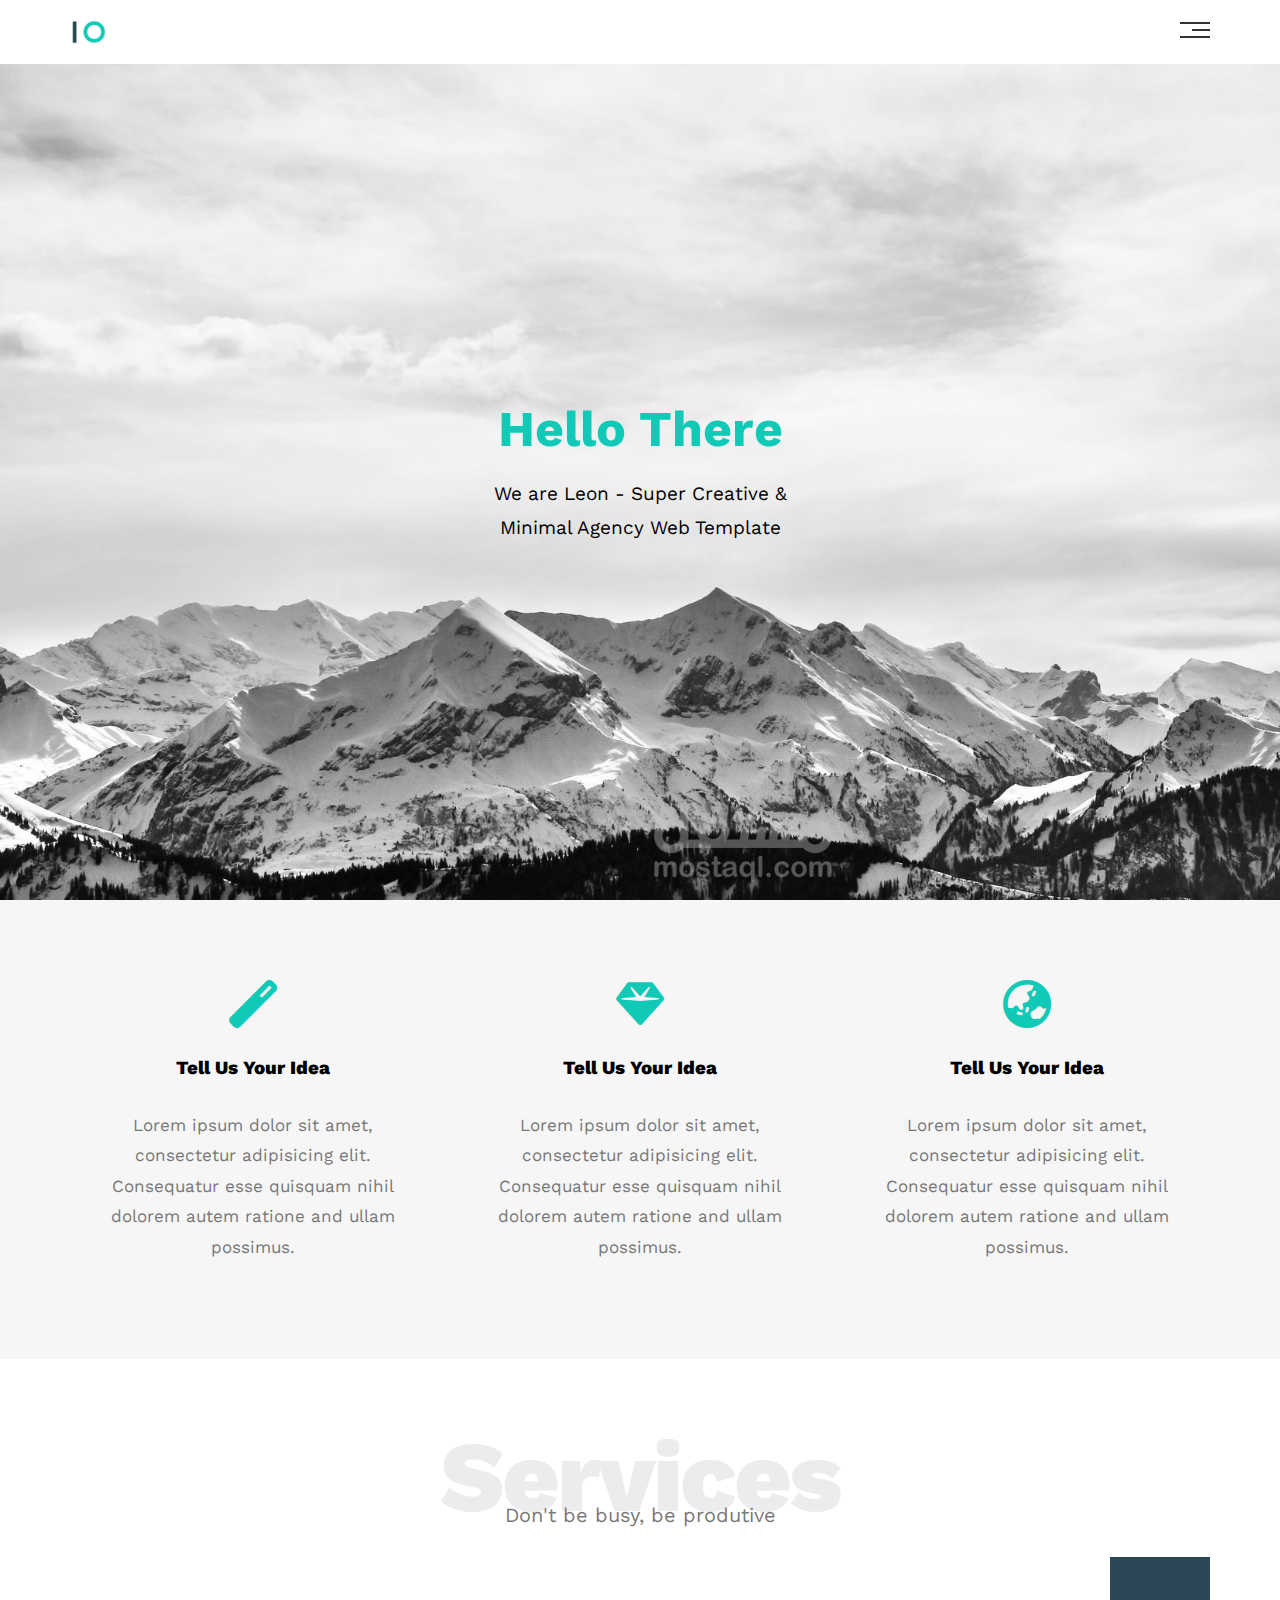
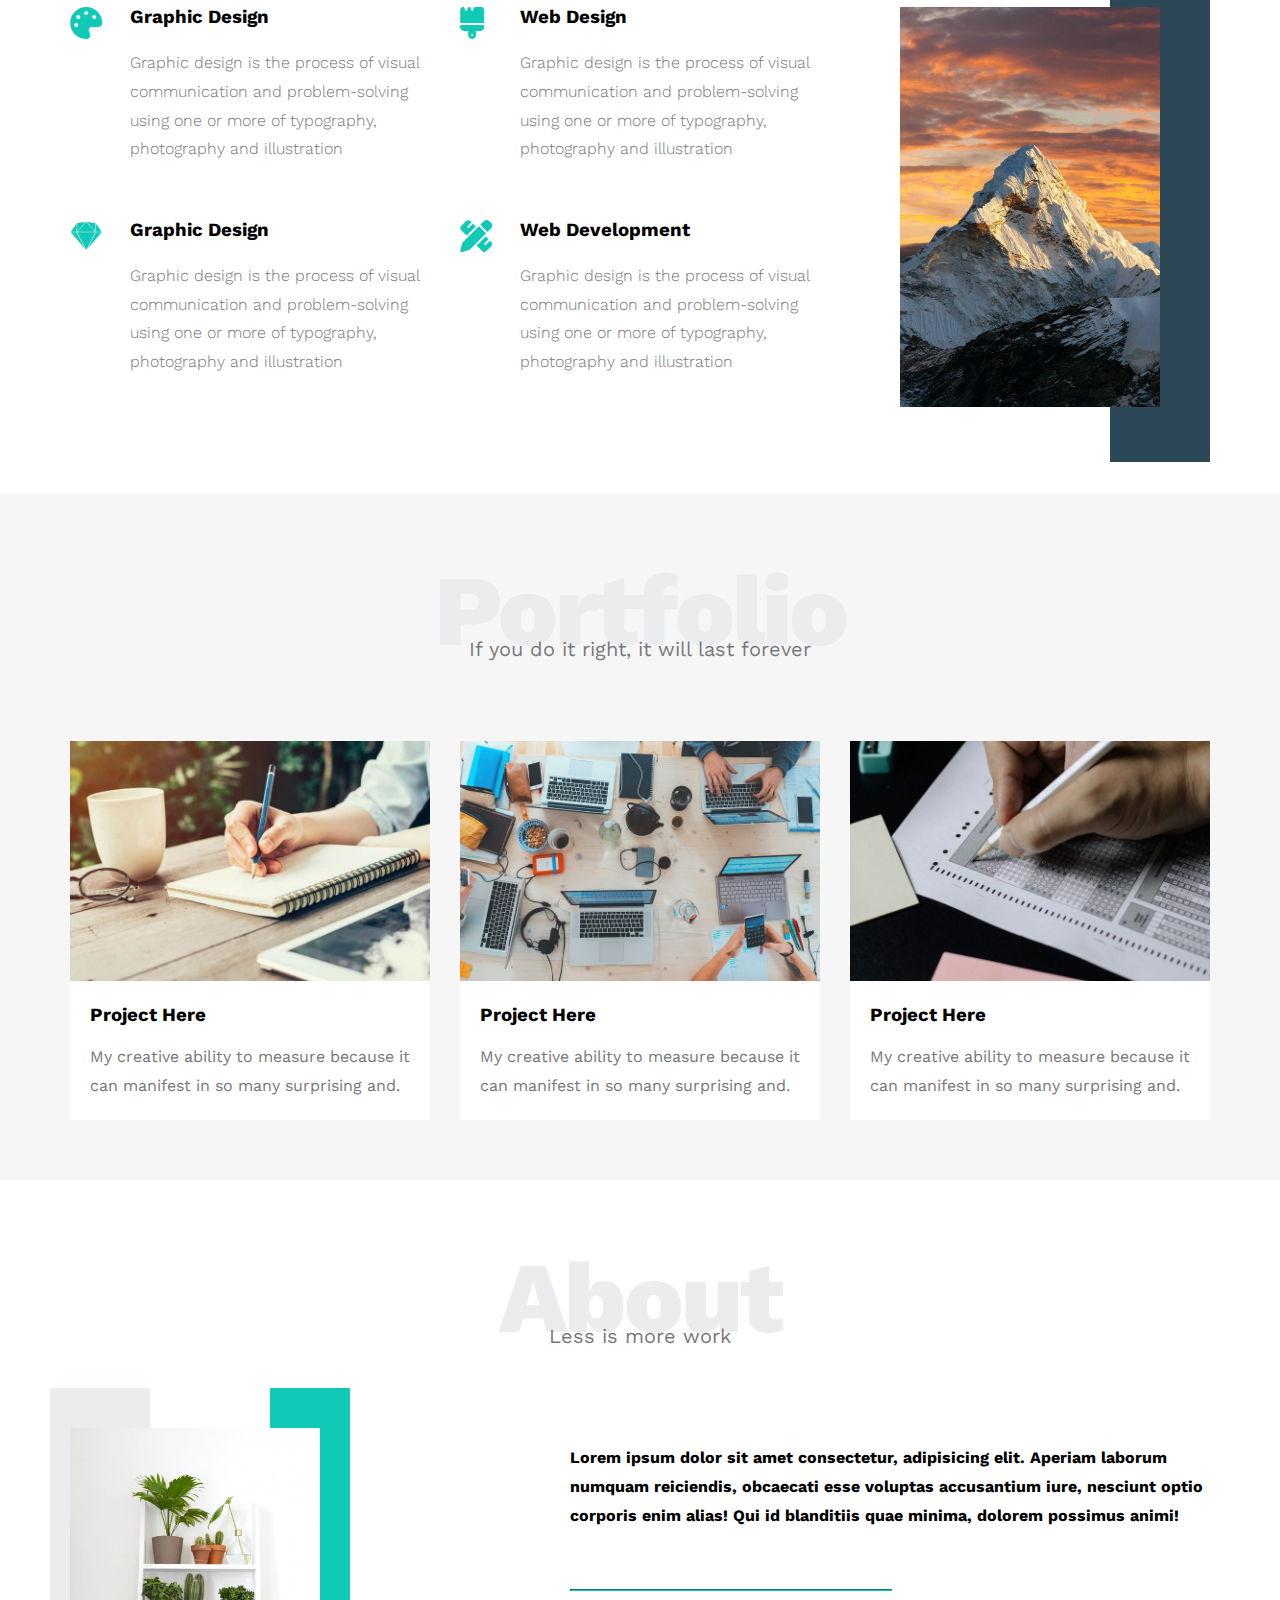
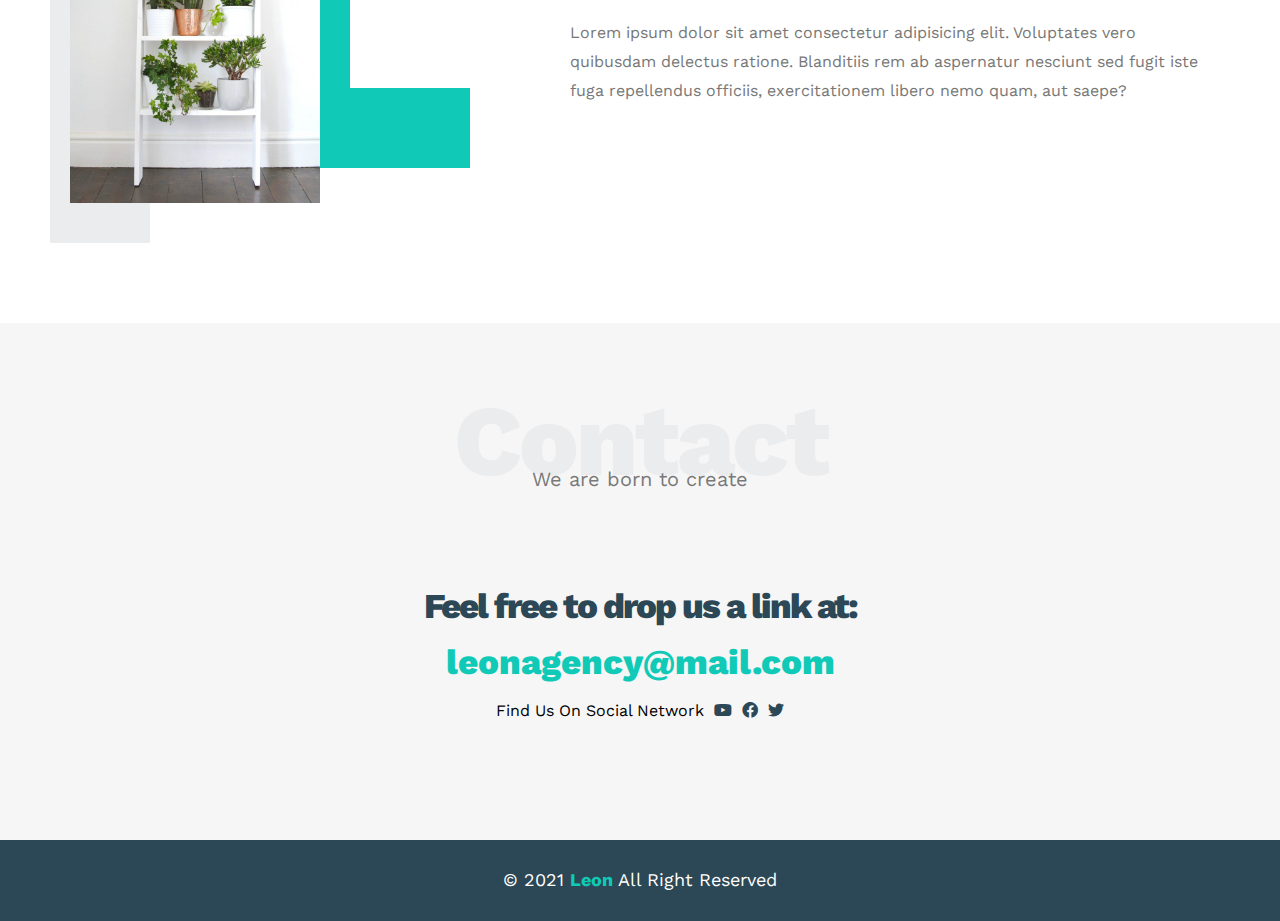
<file: Template_1/index.html>
<!DOCTYPE html>
<html>

<head>
    <meta charset='utf-8'>
    <meta http-equiv='X-UA-Compatible' content='IE=edge'>
    <title>Leon Template One</title>
    <meta name='viewport' content='width=device-width, initial-scale=1'>
    <!-- Main Template CSS File -->
    <link rel='stylesheet' type='text/css' media='screen' href='css/leon.css'>
    <!-- Rander All Elements Normally -->
    <link rel='stylesheet' type='text/css' media='screen' href='css/normalize.css'>
    <!-- Font Awesome Library -->
    <link rel='stylesheet' type='text/css' media='screen' href='css/all.min.css'>
    <!-- Google Fonts -->
    <link rel="preconnect" href="https://fonts.googleapis.com">
    <link rel="preconnect" href="https://fonts.gstatic.com" crossorigin>
    <link href="https://fonts.googleapis.com/css2?family=Work+Sans:wght@200;300;400;500;600;700;800&display=swap"
        rel="stylesheet">
</head>

<body>
    <!-- Start Header -->
    <div class="header">
        <div class="container">
            <img class="logo" src="Images/logo.png" alt="">
            <div class="links">
                <span class="icon">
                    <span></span>
                    <span></span>
                    <span></span>
                </span>
                <ul>
                    <li><a href="#services">Services</a></li>
                    <li><a href="#portfolio">Portfolio</a></li>
                    <li><a href="#about">About</a></li>
                    <li><a href="#contact">Contact</a></li>
                </ul>
            </div>
        </div>
    </div>
    <!-- End Header -->
    <!-- Start Landing Section -->
    <div class="landing">
        <div class="intro-text">
            <h1>Hello There</h1>
            <p>We are Leon - Super Creative & Minimal Agency Web Template</p>
        </div>
    </div>
    <!-- End Landing Section -->
    <!-- Start Features -->
    <div class="features">
        <div class="container">
            <div class="feat">
                <i class="fas fa-magic fa-3x"></i>
                <h3>Tell Us Your Idea</h3>
                <p>Lorem ipsum dolor sit amet, consectetur adipisicing elit. Consequatur esse quisquam nihil dolorem
                    autem ratione and ullam possimus.</p>
            </div>
            <div class="feat">
                <i class="fas fa-gem fa-3x"></i>
                <h3>Tell Us Your Idea</h3>
                <p>Lorem ipsum dolor sit amet, consectetur adipisicing elit. Consequatur esse quisquam nihil dolorem
                    autem ratione and ullam possimus.</p>
            </div>
            <div class="feat">
                <i class="fas fa-globe-asia fa-3x"></i>
                <h3>Tell Us Your Idea</h3>
                <p>Lorem ipsum dolor sit amet, consectetur adipisicing elit. Consequatur esse quisquam nihil dolorem
                    autem ratione and ullam possimus.</p>
            </div>
        </div>
    </div>
    <!-- End Features -->
    <!-- Start Services -->
    <div class="services" id="services">
        <div class="container">
            <h2 class="special-heading">Services</h2>
            <p>Don't be busy, be produtive</p>
            <div class="services-content">
                <div class="col">
                    <!-- Start Services -->
                    <div class="serv">
                        <i class="fas fa-palette fa-2x"></i>
                        <div class="text">
                            <h3>Graphic Design</h3>
                            <p>Graphic design is the process of visual communication and problem-solving using one or
                                more of typography, photography and illustration</p>
                        </div>
                    </div>
                    <div class="serv">
                        <i class="fab fa-sketch fa-2x"></i>
                        <div class="text">
                            <h3>Graphic Design</h3>
                            <p>Graphic design is the process of visual communication and problem-solving using one or
                                more of typography, photography and illustration</p>
                        </div>
                    </div>
                    <!-- End Services -->
                </div>
                <div class="col">
                    <!-- Start Services -->
                    <div class="serv">
                        <i class="fas fa-brush fa-2x"></i>
                        <div class="text">
                            <h3>Web Design</h3>
                            <p>Graphic design is the process of visual communication and problem-solving using one or
                                more of typography, photography and illustration</p>
                        </div>
                    </div>
                    <div class="serv">
                        <i class="fas fa-pencil-ruler fa-2x"></i>
                        <div class="text">
                            <h3>Web Development</h3>
                            <p>Graphic design is the process of visual communication and problem-solving using one or
                                more of typography, photography and illustration</p>
                        </div>
                    </div>
                    <!-- End Services -->
                </div>
                <div class="col">
                    <div class="image image-col">
                        <img src="Images/3452734.jpg" alt="">
                    </div>
                </div>
            </div>
        </div>
    </div>
    <!-- End Services -->
    <!-- Start Portfolio -->
    <div class="portfolio" id="portfolio">
        <div class="container">
            <h2 class="special-heading">Portfolio</h2>
            <p>If you do it right, it will last forever</p>
            <div class="portfolio-content">
                <div class="card">
                    <img src="Images/portfolio-1.jpg" alt="">
                    <div class="info">
                        <h3>Project Here</h3>
                        <p>My creative ability to measure because it can manifest in so many surprising and.</p>
                    </div>
                </div>
                <div class="card">
                    <img src="Images/portfolio-2.jpg" alt="">
                    <div class="info">
                        <h3>Project Here</h3>
                        <p>My creative ability to measure because it can manifest in so many surprising and.</p>
                    </div>
                </div>
                <div class="card">
                    <img src="Images/portfolio-3.jpg" alt="">
                    <div class="info">
                        <h3>Project Here</h3>
                        <p>My creative ability to measure because it can manifest in so many surprising and.</p>
                    </div>
                </div>
            </div>
        </div>
    </div>
    <!-- End Portfolio -->
    <!-- Start About -->
    <div class="about">
        <div class="container" id="about">
            <h2 class="special-heading">About</h2>
            <p>Less is more work</p>
            <div class="about-content">
                <div class="image">
                    <img src="Images/about.jpg" alt="">
                </div>
                <div class="text">
                    <p>Lorem ipsum dolor sit amet consectetur, adipisicing elit. Aperiam laborum numquam reiciendis,
                        obcaecati esse voluptas accusantium iure, nesciunt optio corporis enim alias! Qui id blanditiis
                        quae minima, dolorem possimus animi!
                    </p>
                    <hr>
                    <p>Lorem ipsum dolor sit amet consectetur adipisicing elit. Voluptates vero quibusdam delectus
                        ratione. Blanditiis rem ab aspernatur nesciunt sed fugit iste fuga repellendus officiis,
                        exercitationem libero nemo quam, aut saepe?
                    </p>
                </div>
            </div>
        </div>
    </div>
    <!-- End About -->
    <!-- Start Contact -->
    <div class="contact" id="contact">
        <div class="container">
            <h2 class="special-heading">Contact</h2>
            <p>We are born to create</p>
            <div class="info">
                <p class="label">Feel free to drop us a link at:</p>
                <a href="mailto:leonagency@mail.com?subject=Contact" class="link">leonagency@mail.com</a>
                <div class="social">
                    Find Us On Social Network
                    <i class="fab fa-youtube"></i>
                    <i class="fab fa-facebook"></i>
                    <i class="fab fa-twitter"></i>
                </div>
            </div>
        </div>
    </div>
    <!-- End Contact -->
    <!-- Start Footer -->
    <div class="footer">&copy; 2021 <span>Leon</span> All Right Reserved</div>
    <!-- End Footer -->
</body>

</html>
</file>
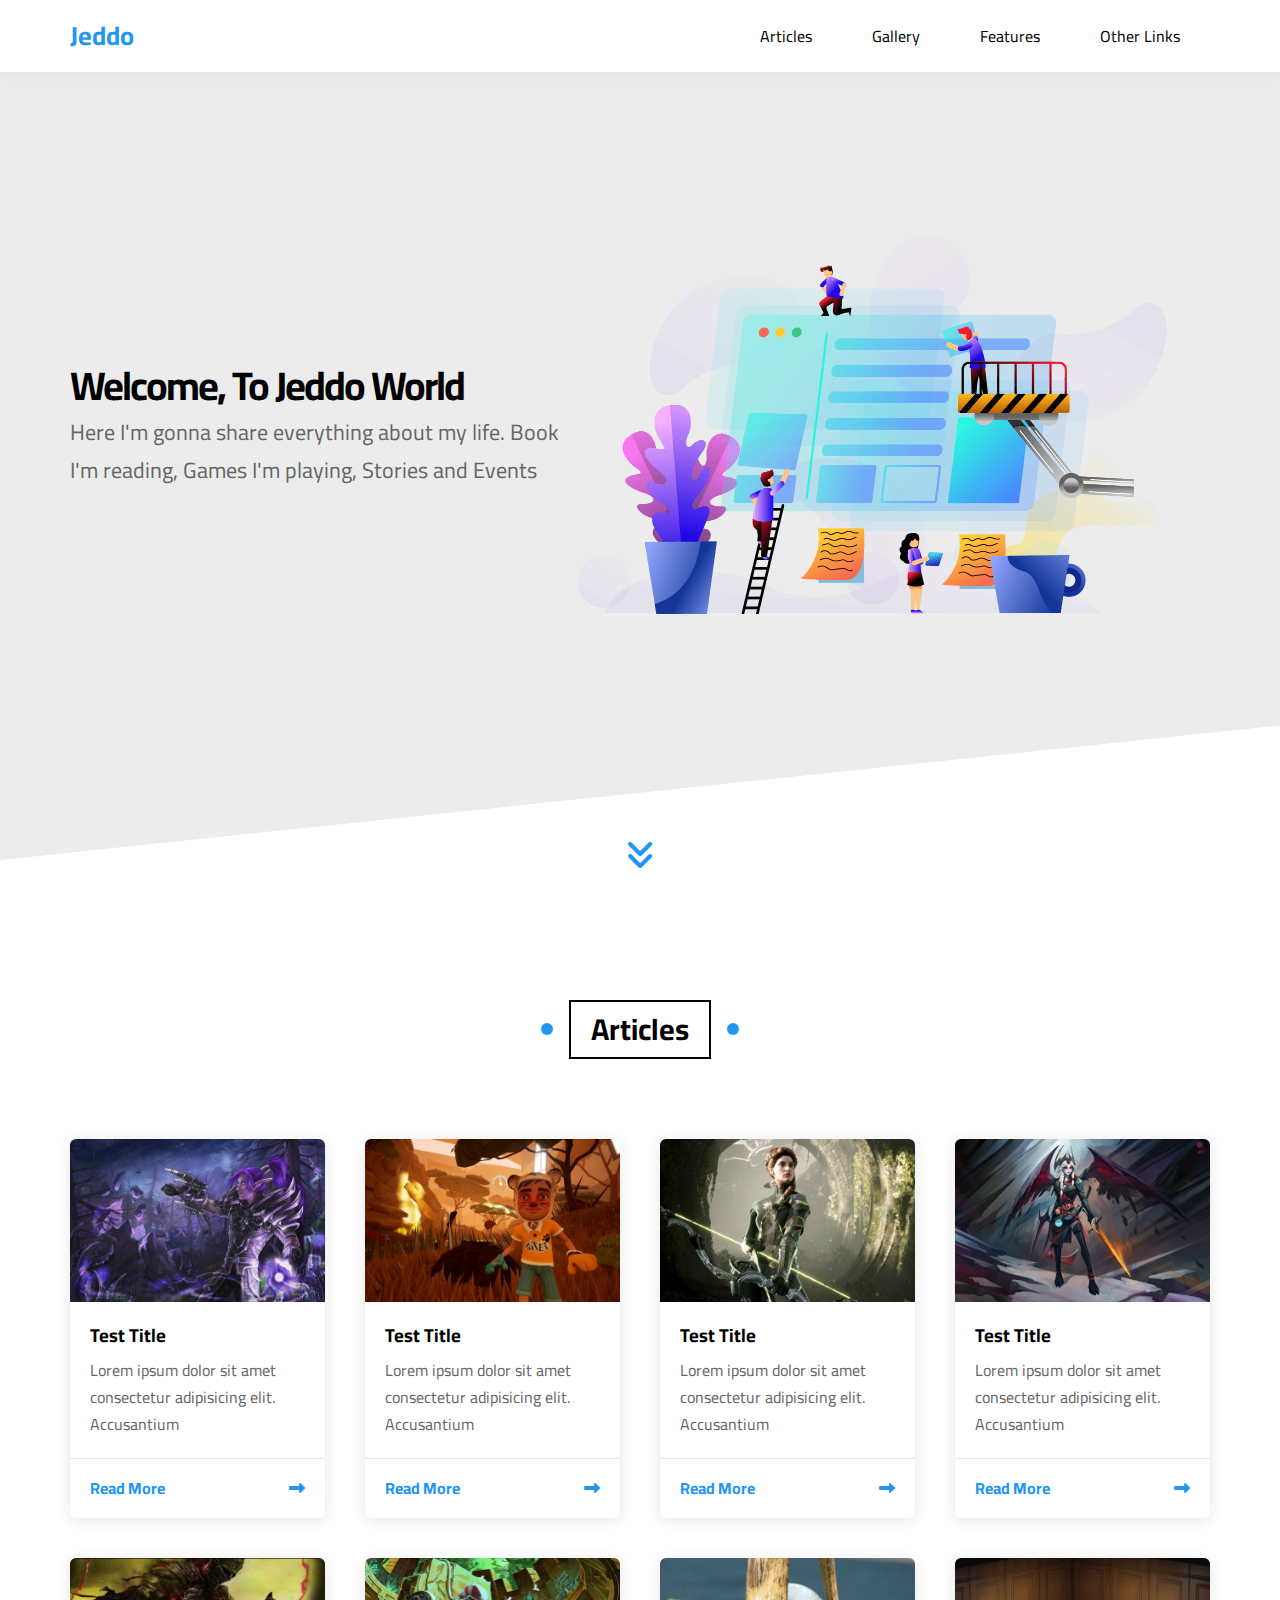
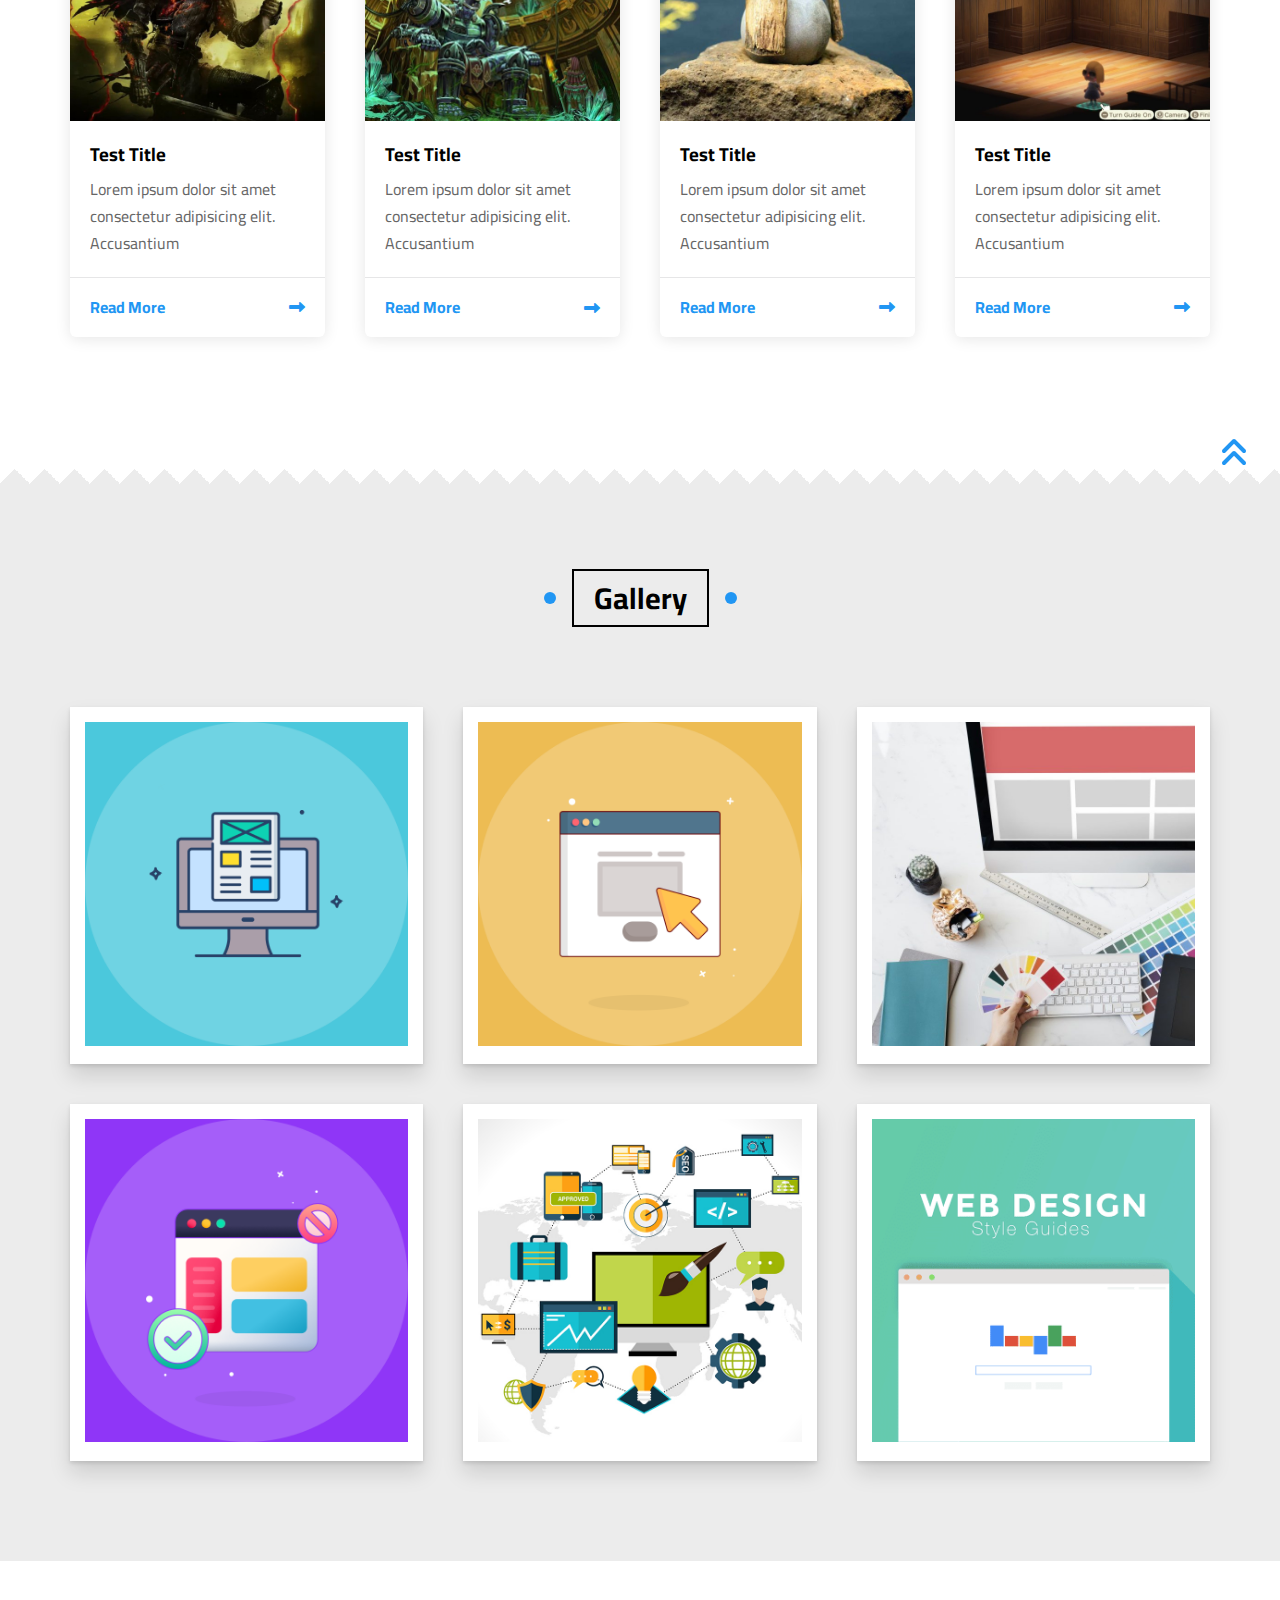
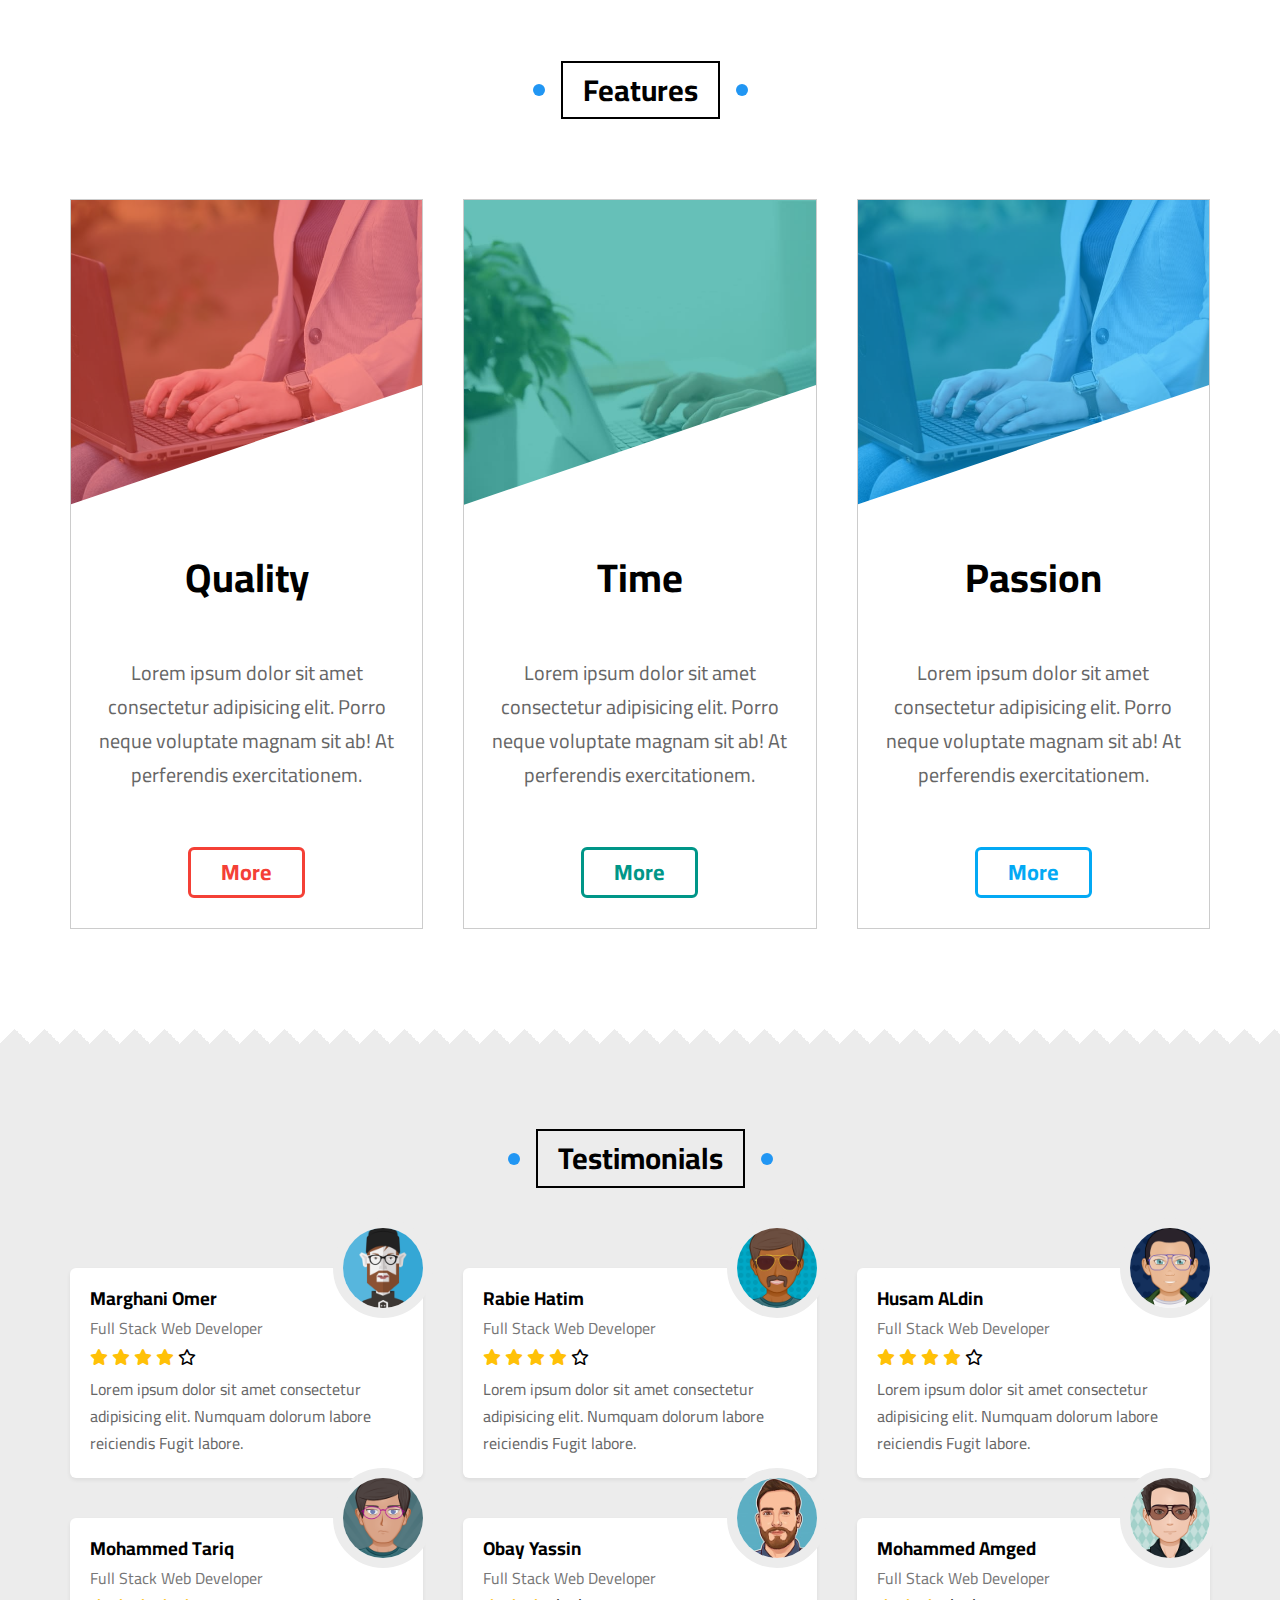
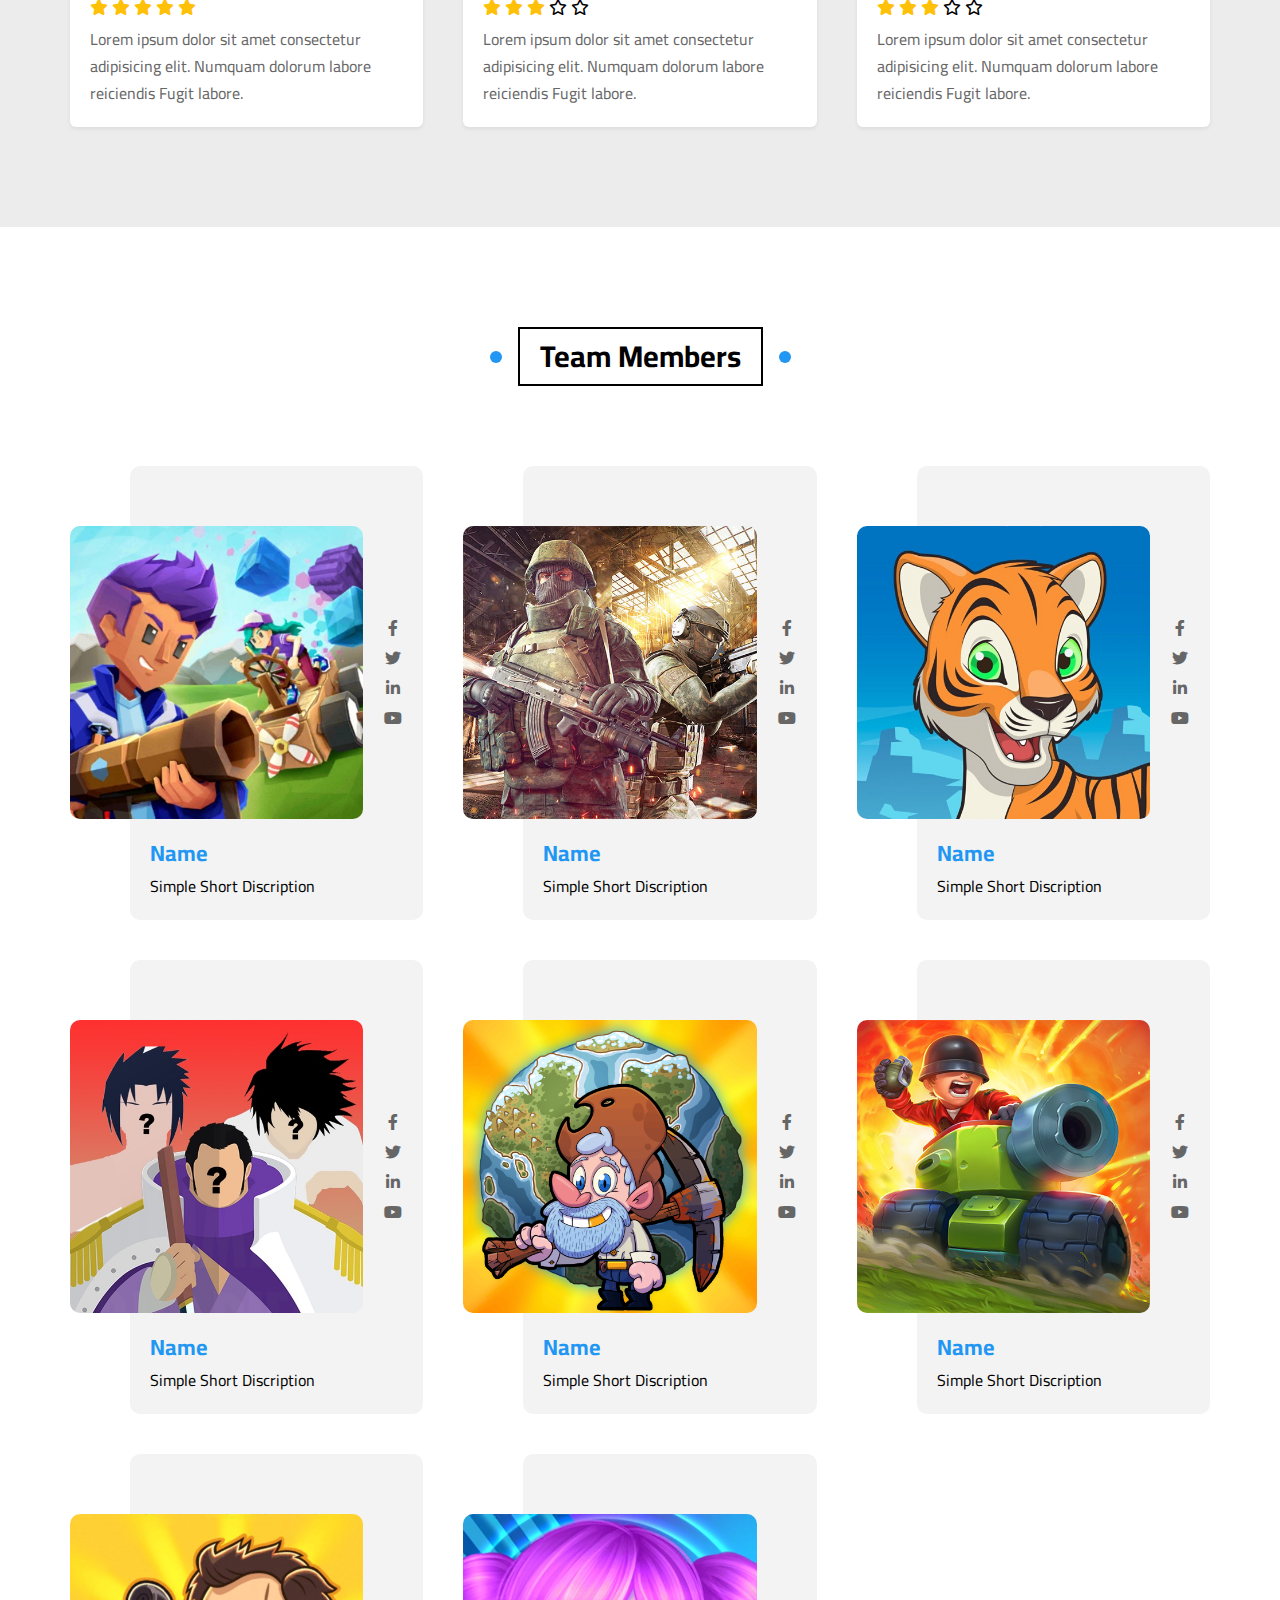
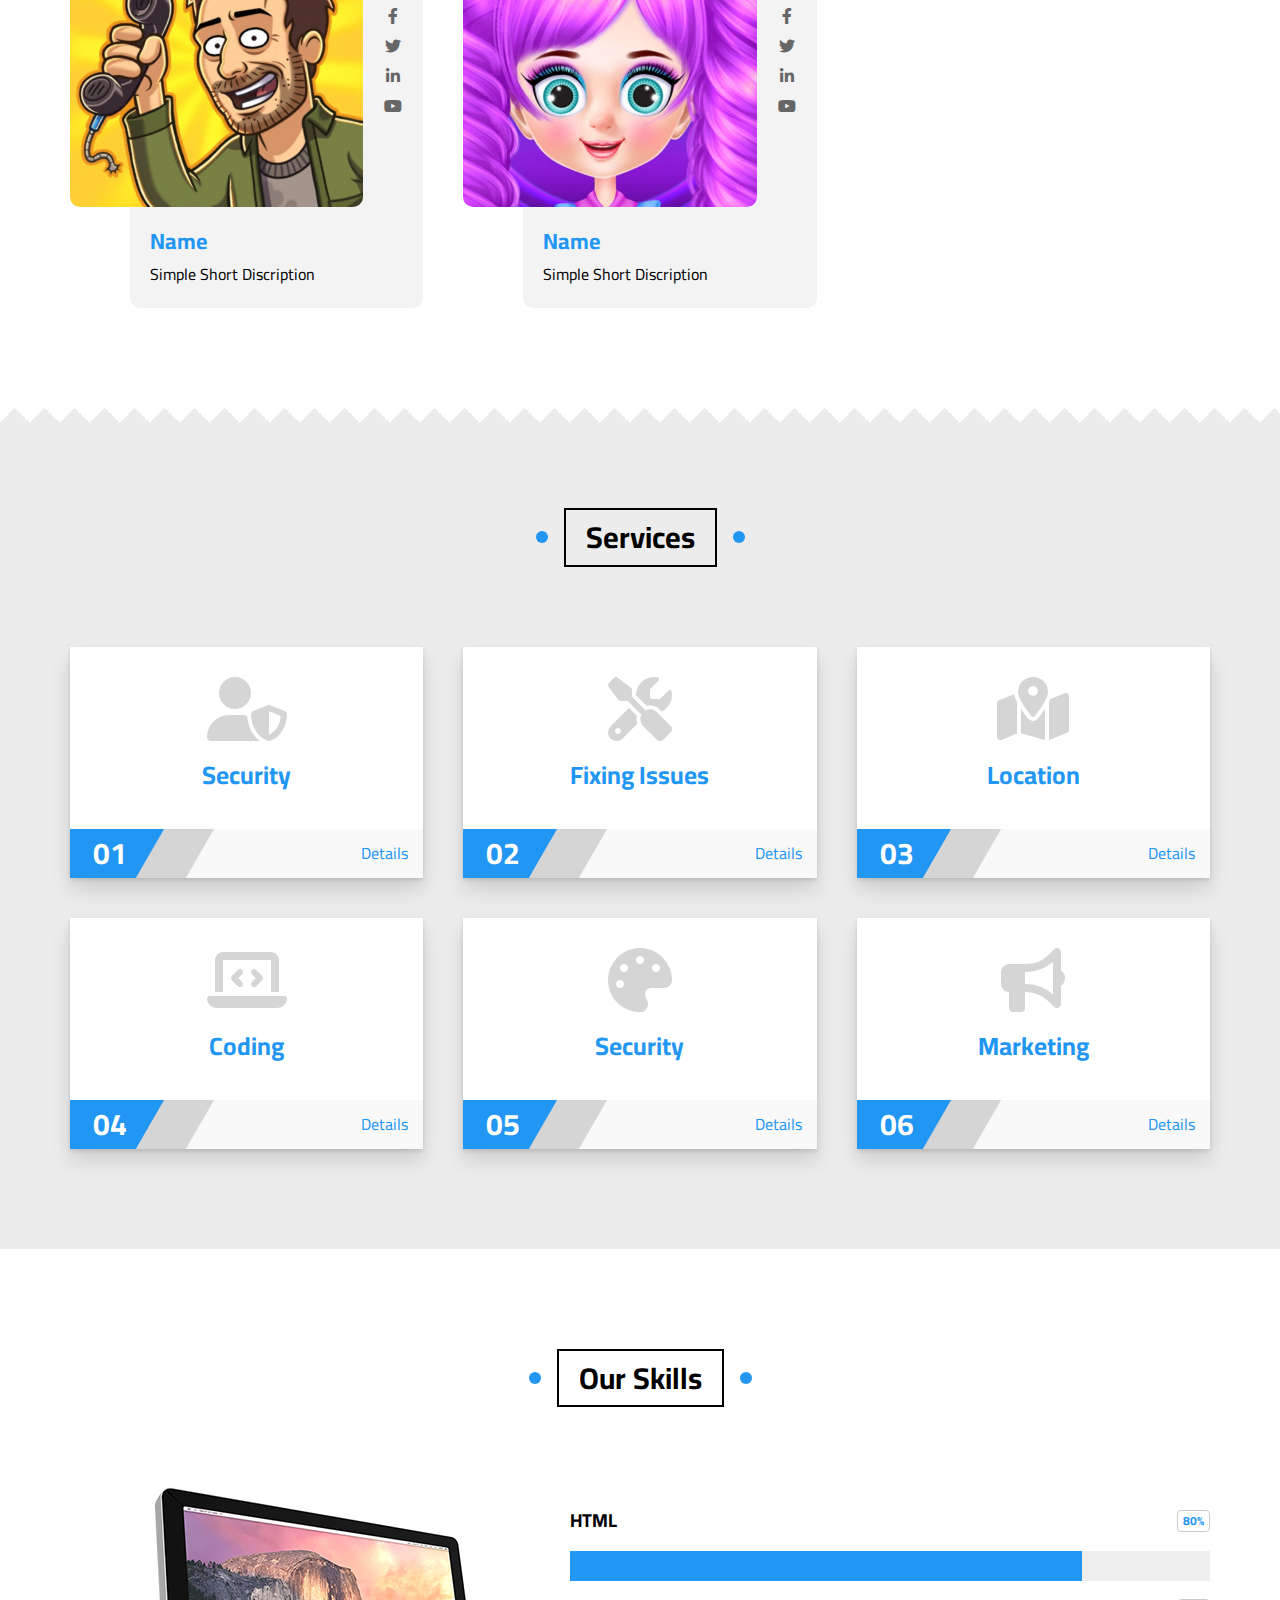
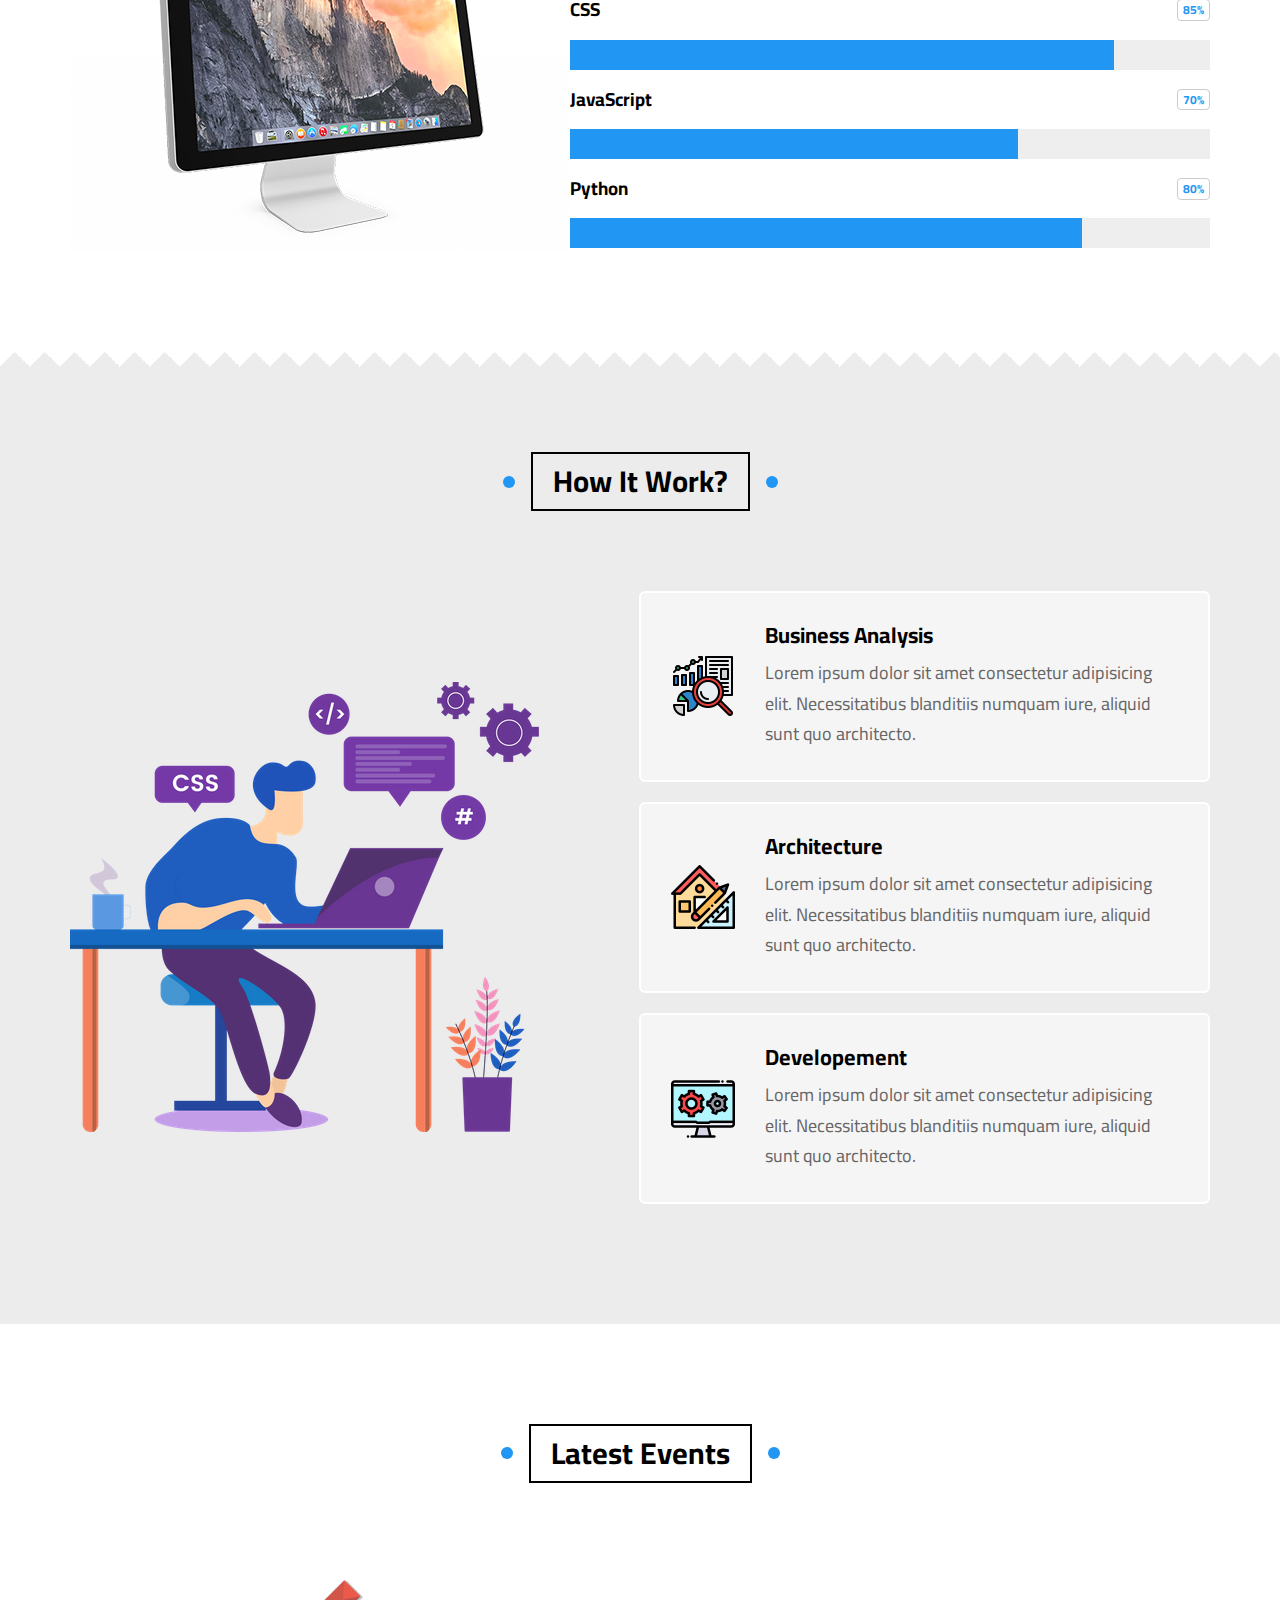
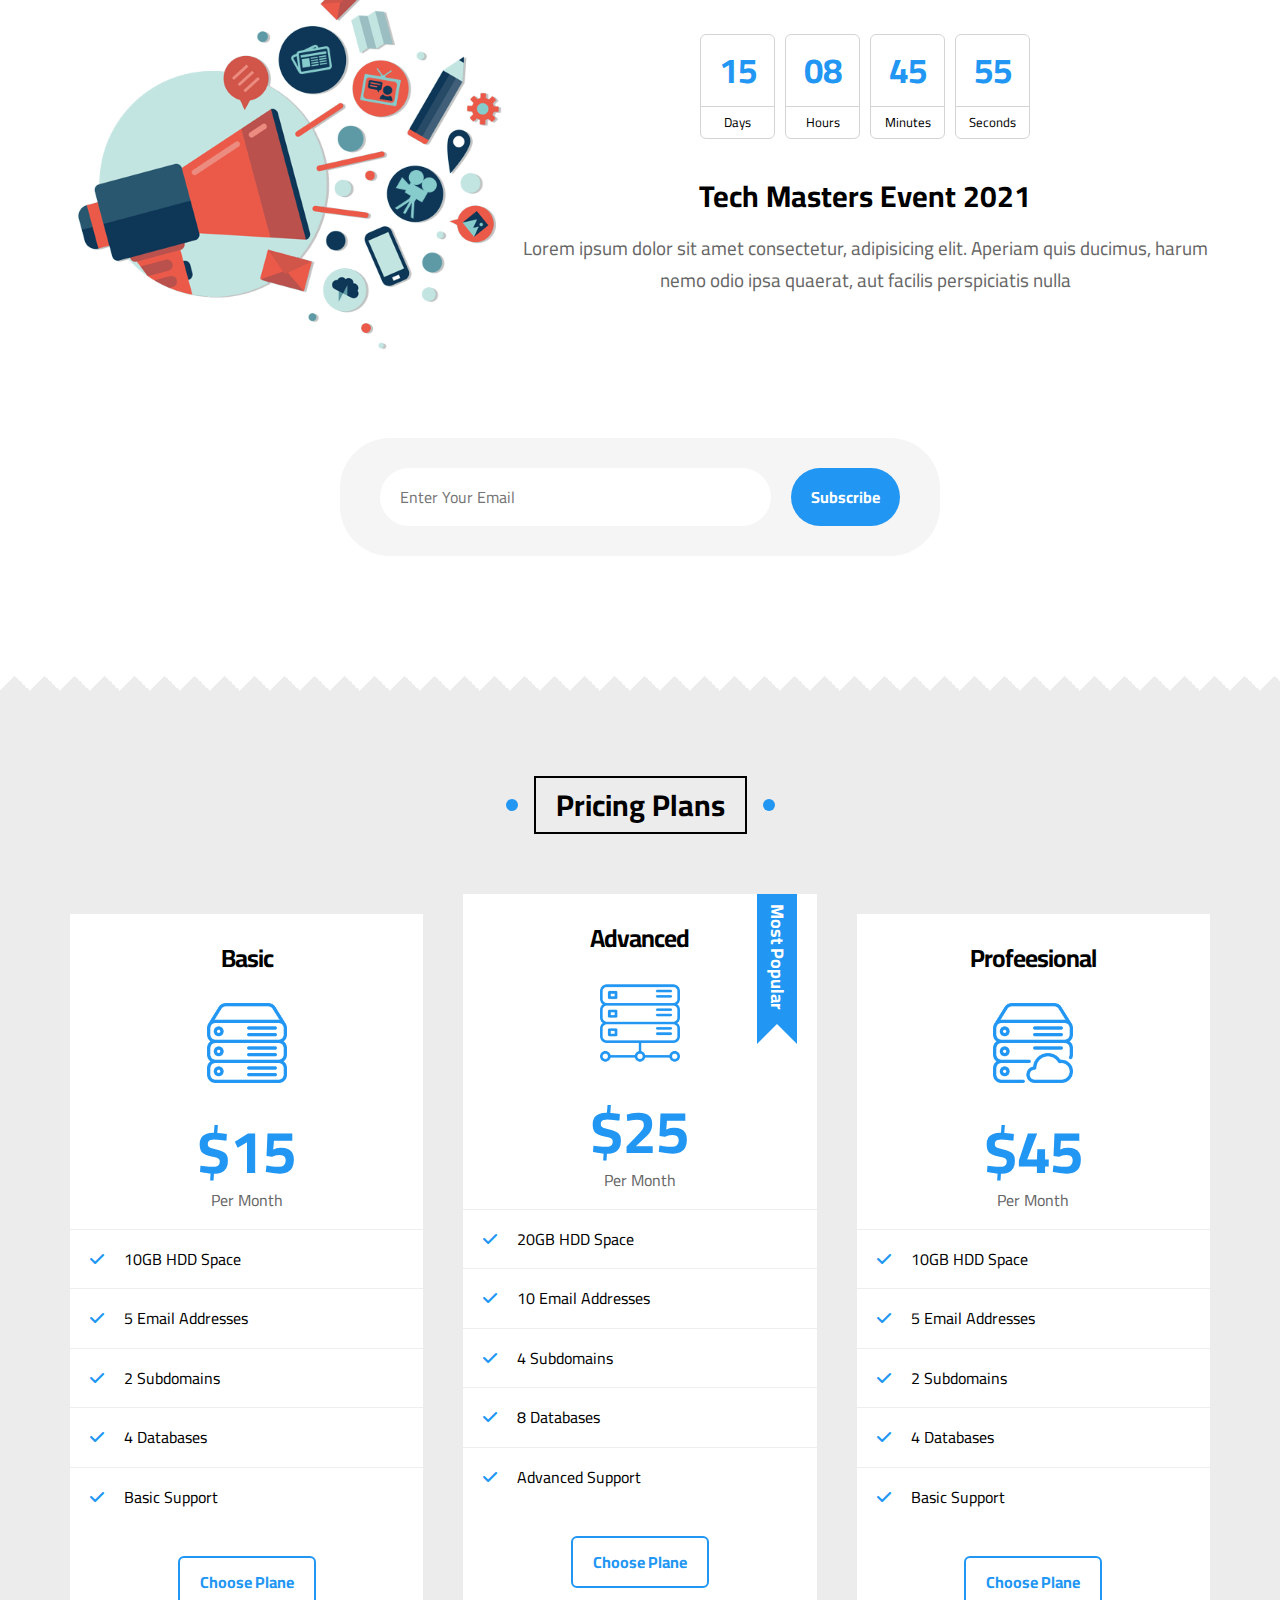
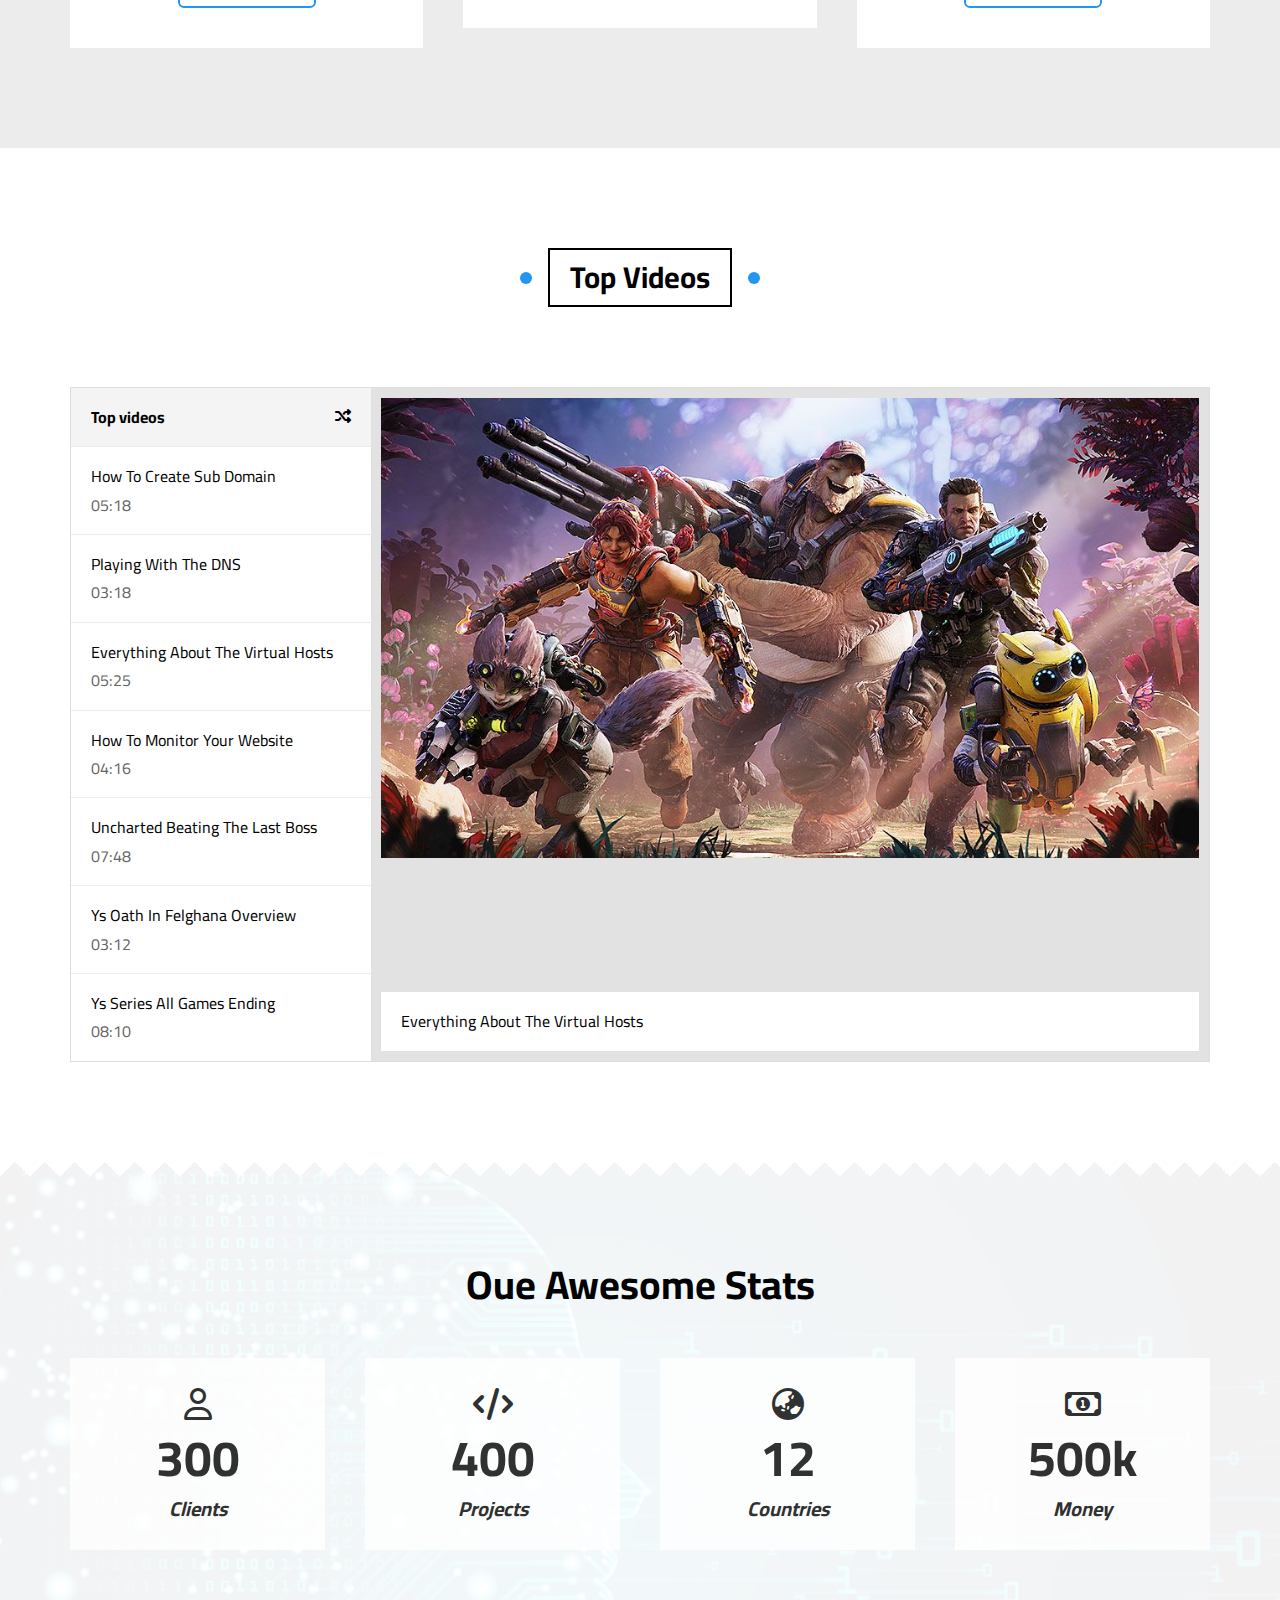
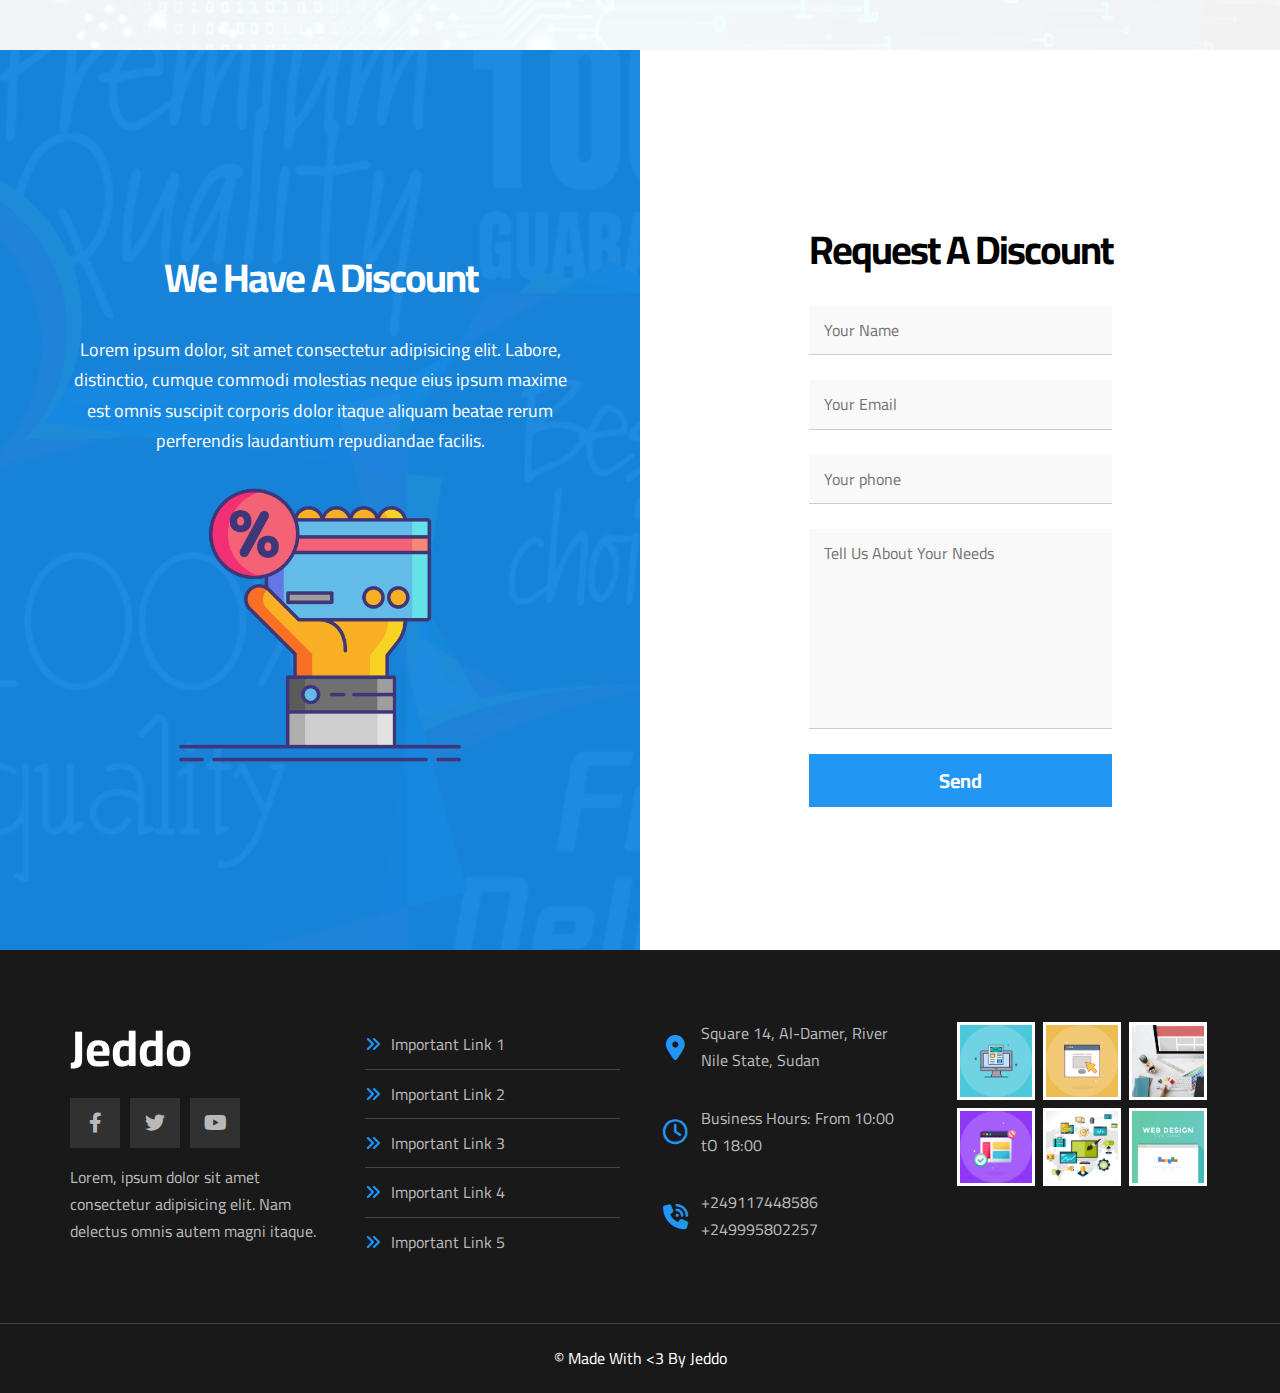
<file: Template_3/index.html>
<!DOCTYPE html>
<html lang="en">

<head>
    <meta charset="UTF-8" />
    <meta http-equiv="X-UA-Compatible" content="IE=edge" />
    <meta name="viewport" content="width=device-width, initial-scale=1.0" />
    <title>Jeddo</title>
    <link rel="stylesheet" href="css/normalize.css" />
    <link rel="stylesheet" href="css/jeddo.css" />
    <!-- Font Awesome -->
    <link rel="stylesheet" href="css/all.min.css" />
    <!-- Google Fonts -->
    <link rel="preconnect" href="https://fonts.googleapis.com" />
    <link rel="preconnect" href="https://fonts.gstatic.com" crossorigin />
    <link href="https://fonts.googleapis.com/css2?family=Cairo:wght@300;400;700&#038;display=swap" rel="stylesheet" />
</head>
<body>
    <!-- Start Header -->
        <div class="header" id="top">
            <div class="container">
                <a href="index.html" class="logo">Jeddo</a>
                <ul class="main-nav">
                    <li><a href="#articles">Articles</a></li>
                    <li><a href="#gallery">Gallery</a></li>
                    <li><a href="#features">Features</a></li>
                    <li>
                        <a href="#">Other Links</a>
                        <!-- Start Megamenu -->
                        <div class="mega-menu">
                            <div class="image">
                                <img src="Images/megamenu.png" alt="">
                            </div>
                            <ul class="links">
                                <li>
                                    <a href="#testimonials"><i class="far fa-comments fa-fw"></i> Testimonials</a>
                                </li>
                                <li>
                                    <a href="#team-members"><i class="far fa-user fa-fw"></i> Team Members</a>
                                </li>
                                <li>
                                    <a href="#services"><i class="far fa-building fa-fw"></i> Services</a>
                                </li>
                                <li>
                                    <a href="#our-skills"><i class="far fa-check-circle fa-fw"></i> Our Skills</a>
                                </li>
                                <li>
                                    <a href="#work-steps"><i class="far fa-clipboard fa-fw"></i> How It Works</a>
                                </li>
                            </ul>
                            <ul class="links">
                                <li>
                                    <a href="#events"><i class="far fa-calendar-alt fa-fw"></i> Events</a>
                                </li>
                                <li>
                                    <a href="#pricing"><i class="fas fa-server fa-fw"></i> Pricing Plans</a>
                                </li>
                                <li>
                                    <a href="#videos"><i class="far fa-play-circle fa-fw"></i> Top Videos</a>
                                </li>
                                <li>
                                    <a href="#stats"><i class="far fa-chart-bar fa-fw"></i> Stats</a>
                                </li>
                                <li>
                                    <a href="#discount"><i class="far fa-percent fa-fw"></i> Request A Discount</a>
                                </li>
                            </ul>
                        </div>
                        <!-- End Megamenu -->
                    </li>
                </ul>
            </div>
        </div>
    <!-- End Header -->
    <!-- Start Landing -->
    <div class="landing">
        <div class="dots dots-up"></div>
        <div class="dots dots-down"></div>
        <div class="container">
            <div class="text">
                <h1>Welcome, To Jeddo World</h1>
                <p>Here I'm gonna share everything about my life. Book I'm reading, Games I'm playing, Stories and Events </p>
            </div>
            <div class="image">
                <img src="Images/landing-image.png" alt="">
            </div>
        </div>
        <a href="#articles" class="go-down">
            <i class="fas fa-angle-double-down fa-2x"></i>
        </a>
    </div>
    <!-- End Landing -->
    <!-- Start Articles -->
    <div class="articles" id="articles">
        <div class="dots dots-up"></div>
        <div class="dots dots-down"></div>
        <h2 class="main-title">Articles</h2>
        <div class="container">
            <div class="box">
                <img src="Images/cat-01.jpg" alt="">
                <div class="content">
                    <h3>Test Title</h3>
                    <p>Lorem ipsum dolor sit amet consectetur adipisicing elit. Accusantium</p>
                </div>
                <div class="info">
                    <a href="#">Read More</a>
                    <i class="fas fa-long-arrow-alt-right"></i>
                </div>
            </div>
            <div class="box">
                <img src="Images/cat-02.jpg" alt="">
                <div class="content">
                    <h3>Test Title</h3>
                    <p>Lorem ipsum dolor sit amet consectetur adipisicing elit. Accusantium</p>
                </div>
                <div class="info">
                    <a href="#">Read More</a>
                    <i class="fas fa-long-arrow-alt-right"></i>
                </div>
            </div>
            <div class="box">
                <img src="Images/cat-03.jpg" alt="">
                <div class="content">
                    <h3>Test Title</h3>
                    <p>Lorem ipsum dolor sit amet consectetur adipisicing elit. Accusantium</p>
                </div>
                <div class="info">
                    <a href="#">Read More</a>
                    <i class="fas fa-long-arrow-alt-right"></i>
                </div>
            </div>
            <div class="box">
                <img src="Images/cat-04.jpg" alt="">
                <div class="content">
                    <h3>Test Title</h3>
                    <p>Lorem ipsum dolor sit amet consectetur adipisicing elit. Accusantium</p>
                </div>
                <div class="info">
                    <a href="#">Read More</a>
                    <i class="fas fa-long-arrow-alt-right"></i>
                </div>
            </div>
            <div class="box">
                <img src="Images/cat-05.jpg" alt="">
                <div class="content">
                    <h3>Test Title</h3>
                    <p>Lorem ipsum dolor sit amet consectetur adipisicing elit. Accusantium</p>
                </div>
                <div class="info">
                    <a href="#">Read More</a>
                    <i class="fas fa-long-arrow-alt-right"></i>
                </div>
            </div>
            <div class="box">
                <img src="Images/cat-06.jpg" alt="">
                <div class="content">
                    <h3>Test Title</h3>
                    <p>Lorem ipsum dolor sit amet consectetur adipisicing elit. Accusantium</p>
                </div>
                <div class="info">
                    <a href="#">Read More</a>
                    <i class="fas fa-long-arrow-alt-right"></i>
                </div>
            </div>
            <div class="box">
                <img src="Images/cat-07.jpg" alt="">
                <div class="content">
                    <h3>Test Title</h3>
                    <p>Lorem ipsum dolor sit amet consectetur adipisicing elit. Accusantium</p>
                </div>
                <div class="info">
                    <a href="#">Read More</a>
                    <i class="fas fa-long-arrow-alt-right"></i>
                </div>
            </div>
            <div class="box">
                <img src="Images/cat-08.jpg" alt="">
                <div class="content">
                    <h3>Test Title</h3>
                    <p>Lorem ipsum dolor sit amet consectetur adipisicing elit. Accusantium</p>
                </div>
                <div class="info">
                    <a href="#">Read More</a>
                    <i class="fas fa-long-arrow-alt-right"></i>
                </div>
            </div>
        </div>
    </div>
    <a href="#top" class="scroll-to-top"><i title="scroll-to-top" class="fas fa-angle-double-up fa-2x"></i></a>
    <div class="spikes"></div>
    <!-- End Articles -->
    <!-- Start Gallery -->
    <div class="gallery" id="gallery">
        <div class="dots dots-up"></div>
        <div class="dots dots-down"></div>
        <h2 class="main-title">Gallery</h2>
        <div class="container">
            <div class="box">
                <div class="image">
                    <img src="Images/gallery-01.png" alt="">
                </div>
            </div>
            <div class="box">
                <div class="image">
                    <img src="Images/gallery-02.png" alt="">
                </div>
            </div>
            <div class="box">
                <div class="image">
                    <img src="Images/gallery-03.jpg" alt="">
                </div>
            </div>
            <div class="box">
                <div class="image">
                    <img src="Images/gallery-04.png" alt="">
                </div>
            </div>
            <div class="box">
                <div class="image">
                    <img src="Images/gallery-05.jpg" alt="">
                </div>
            </div>
            <div class="box">
                <div class="image">
                    <img src="Images/gallery-06.png" alt="">
                </div>
            </div>
        </div>
    </div>
    <!-- End Gallery -->
    <!-- Start Features -->
    <div class="features" id="features">
        <div class="dots dots-up"></div>
        <div class="dots dots-down"></div>
        <h2 class="main-title">Features</h2>
        <div class="container">
            <div class="box quality">
                <div class="img-holder"><img src="Images/features-01.jpg" alt=""></div>
                <h2>Quality</h2>
                <p>Lorem ipsum dolor sit amet consectetur adipisicing elit. Porro neque voluptate magnam sit ab! At perferendis exercitationem.</p>
                <a href="#">More</a>
            </div>
            <div class="box time">
                <div class="img-holder"><img src="Images/features-02.jpg" alt=""></div>
                <h2>Time</h2>
                <p>Lorem ipsum dolor sit amet consectetur adipisicing elit. Porro neque voluptate magnam sit ab! At perferendis exercitationem.</p>
                <a href="#">More</a>
            </div>
            <div class="box passion">
                <div class="img-holder"><img src="Images/features-01.jpg" alt=""></div>
                <h2>Passion</h2>
                <p>Lorem ipsum dolor sit amet consectetur adipisicing elit. Porro neque voluptate magnam sit ab! At perferendis exercitationem.</p>
                <a href="#">More</a>
            </div>
        </div>
    </div>
    <div class="spikes"></div>
    <!-- End Features -->
    <!-- Start Testimonials -->
    <div class="testimonials" id="testimonials">
        <div class="dots dots-up"></div>
        <div class="dots dots-down"></div>
        <h2 class="main-title">Testimonials</h2>
        <div class="container">  
            <div class="box">
                <img src="Images/avatar-01.png" alt="">
                <h3>Marghani Omer</h3>
                <span class="title">Full Stack Web Developer</span>
                <div class="rate">
                    <i class="filled fas fa-star"></i>
                    <i class="filled fas fa-star"></i>
                    <i class="filled fas fa-star"></i>
                    <i class="filled fas fa-star"></i>
                    <i class="far fa-star"></i>
                </div>
                <p> Lorem ipsum dolor sit amet consectetur adipisicing elit. Numquam dolorum labore reiciendis Fugit labore.</p>
            </div>
            <div class="box">
                <img src="Images/avatar-02.png" alt="">
                <h3>Rabie Hatim</h3>
                <span class="title">Full Stack Web Developer</span>
                <div class="rate">
                    <i class="filled fas fa-star"></i>
                    <i class="filled fas fa-star"></i>
                    <i class="filled fas fa-star"></i>
                    <i class="filled fas fa-star"></i>
                    <i class="far fa-star"></i>
                </div>
                <p> Lorem ipsum dolor sit amet consectetur adipisicing elit. Numquam dolorum labore reiciendis Fugit labore.</p>
            </div>
            <div class="box">
                <img src="Images/avatar-03.png" alt="">
                <h3>Husam ALdin</h3>
                <span class="title">Full Stack Web Developer</span>
                <div class="rate">
                    <i class="filled fas fa-star"></i>
                    <i class="filled fas fa-star"></i>
                    <i class="filled fas fa-star"></i>
                    <i class="filled fas fa-star"></i>
                    <i class="far fa-star"></i>
                </div>
                <p> Lorem ipsum dolor sit amet consectetur adipisicing elit. Numquam dolorum labore reiciendis Fugit labore.</p>
            </div>
            <div class="box">
                <img src="Images/avatar-04.png" alt="">
                <h3>Mohammed Tariq</h3>
                <span class="title">Full Stack Web Developer</span>
                <div class="rate">
                    <i class="filled fas fa-star"></i>
                    <i class="filled fas fa-star"></i>
                    <i class="filled fas fa-star"></i>
                    <i class="filled fas fa-star"></i>
                    <i class="filled fas fa-star"></i>
                </div>
                <p> Lorem ipsum dolor sit amet consectetur adipisicing elit. Numquam dolorum labore reiciendis Fugit labore.</p>
            </div>
            <div class="box">
                <img src="Images/avatar-05.png" alt="">
                <h3>Obay Yassin</h3>
                <span class="title">Full Stack Web Developer</span>
                <div class="rate">
                    <i class="filled fas fa-star"></i>
                    <i class="filled fas fa-star"></i>
                    <i class="filled fas fa-star"></i>
                    <i class="far fa-star"></i>
                    <i class="far fa-star"></i>
                </div>
                <p> Lorem ipsum dolor sit amet consectetur adipisicing elit. Numquam dolorum labore reiciendis Fugit labore.</p>
            </div>
            <div class="box">
                <img src="Images/avatar-06.png" alt="">
                <h3>Mohammed Amged</h3>
                <span class="title">Full Stack Web Developer</span>
                <div class="rate">
                    <i class="filled fas fa-star"></i>
                    <i class="filled fas fa-star"></i>
                    <i class="filled fas fa-star"></i>
                    <i class="far fa-star"></i>
                    <i class="far fa-star"></i>
                </div>
                <p> Lorem ipsum dolor sit amet consectetur adipisicing elit. Numquam dolorum labore reiciendis Fugit labore.</p>
            </div>
        </div>
    </div>
    <!-- End Testimonials -->
    <!-- Start Team -->
    <div class="team" id="team-members">
        <div class="dots dots-up"></div>
        <div class="dots dots-down"></div>
        <h2 class="main-title">Team Members</h2>
        <div class="container">
            <div class="box">
                <div class="data">
                <img src="Images/team-01.jpg" alt="">
                    <div class="social">
                        <a href="#">
                            <i class="fab fa-facebook-f"></i>
                        </a>
                        <a href="#">
                            <i class="fab fa-twitter"></i>
                        </a>
                        <a href="#">
                            <i class="fab fa-linkedin-in"></i>
                        </a>
                        <a href="#">
                            <i class="fab fa-youtube"></i>
                        </a>
                    </div>
                </div>
                <div class="info">
                    <h3>Name</h3>
                    <p>Simple Short Discription</p>
                </div>
            </div>
            <div class="box">
                <div class="data">
                <img src="Images/team-02.jpg" alt="">
                    <div class="social">
                        <a href="#">
                            <i class="fab fa-facebook-f"></i>
                        </a>
                        <a href="#">
                            <i class="fab fa-twitter"></i>
                        </a>
                        <a href="#">
                            <i class="fab fa-linkedin-in"></i>
                        </a>
                        <a href="#">
                            <i class="fab fa-youtube"></i>
                        </a>
                    </div>
                </div>
                <div class="info">
                    <h3>Name</h3>
                    <p>Simple Short Discription</p>
                </div>
            </div>
            <div class="box">
                <div class="data">
                <img src="Images/team-03.jpg" alt="">
                    <div class="social">
                        <a href="#">
                            <i class="fab fa-facebook-f"></i>
                        </a>
                        <a href="#">
                            <i class="fab fa-twitter"></i>
                        </a>
                        <a href="#">
                            <i class="fab fa-linkedin-in"></i>
                        </a>
                        <a href="#">
                            <i class="fab fa-youtube"></i>
                        </a>
                    </div>
                </div>
                <div class="info">
                    <h3>Name</h3>
                    <p>Simple Short Discription</p>
                </div>
            </div>
            <div class="box">
                <div class="data">
                <img src="Images/team-04.jpg" alt="">
                    <div class="social">
                        <a href="#">
                            <i class="fab fa-facebook-f"></i>
                        </a>
                        <a href="#">
                            <i class="fab fa-twitter"></i>
                        </a>
                        <a href="#">
                            <i class="fab fa-linkedin-in"></i>
                        </a>
                        <a href="#">
                            <i class="fab fa-youtube"></i>
                        </a>
                    </div>
                </div>
                <div class="info">
                    <h3>Name</h3>
                    <p>Simple Short Discription</p>
                </div>
            </div>
            <div class="box">
                <div class="data">
                <img src="Images/team-05.png" alt="">
                    <div class="social">
                        <a href="#">
                            <i class="fab fa-facebook-f"></i>
                        </a>
                        <a href="#">
                            <i class="fab fa-twitter"></i>
                        </a>
                        <a href="#">
                            <i class="fab fa-linkedin-in"></i>
                        </a>
                        <a href="#">
                            <i class="fab fa-youtube"></i>
                        </a>
                    </div>
                </div>
                <div class="info">
                    <h3>Name</h3>
                    <p>Simple Short Discription</p>
                </div>
            </div>
            <div class="box">
                <div class="data">
                <img src="Images/team-06.png" alt="">
                    <div class="social">
                        <a href="#">
                            <i class="fab fa-facebook-f"></i>
                        </a>
                        <a href="#">
                            <i class="fab fa-twitter"></i>
                        </a>
                        <a href="#">
                            <i class="fab fa-linkedin-in"></i>
                        </a>
                        <a href="#">
                            <i class="fab fa-youtube"></i>
                        </a>
                    </div>
                </div>
                <div class="info">
                    <h3>Name</h3>
                    <p>Simple Short Discription</p>
                </div>
            </div>
            <div class="box">
                <div class="data">
                <img src="Images/team-07.jpg" alt="">
                    <div class="social">
                        <a href="#">
                            <i class="fab fa-facebook-f"></i>
                        </a>
                        <a href="#">
                            <i class="fab fa-twitter"></i>
                        </a>
                        <a href="#">
                            <i class="fab fa-linkedin-in"></i>
                        </a>
                        <a href="#">
                            <i class="fab fa-youtube"></i>
                        </a>
                    </div>
                </div>
                <div class="info">
                    <h3>Name</h3>
                    <p>Simple Short Discription</p>
                </div>
            </div>
            <div class="box">
                <div class="data">
                <img src="Images/team-08.jpg" alt="">
                    <div class="social">
                        <a href="#">
                            <i class="fab fa-facebook-f"></i>
                        </a>
                        <a href="#">
                            <i class="fab fa-twitter"></i>
                        </a>
                        <a href="#">
                            <i class="fab fa-linkedin-in"></i>
                        </a>
                        <a href="#">
                            <i class="fab fa-youtube"></i>
                        </a>
                    </div>
                </div>
                <div class="info">
                    <h3>Name</h3>
                    <p>Simple Short Discription</p>
                </div>
            </div>
        </div>
    </div>
    <div class="spikes"></div>
    <!-- End Team -->
    <!-- Start Services -->
    <div class="services" id="services">
        <div class="dots dots-up"></div>
        <div class="dots dots-down"></div>
        <h2 class="main-title">Services</h2>
        <div class="container">
            <div class="box">
                <i class="fas fa-user-shield fa-4x"></i>
                <h3>Security</h3>
                <div class="info">
                    <a href="#">Details</a>
                </div>
            </div>
            <div class="box">
                <i class="fas fa-tools fa-4x"></i>
                <h3>Fixing Issues</h3>
                <div class="info">
                    <a href="#">Details</a>
                </div>
            </div>
            <div class="box">
                <i class="fas fa-map-marked-alt fa-4x"></i>
                <h3>Location</h3>
                <div class="info">
                    <a href="#">Details</a>
                </div>
            </div>
            <div class="box">
                <i class="fas fa-laptop-code fa-4x"></i>
                <h3>Coding</h3>
                <div class="info">
                    <a href="#">Details</a>
                </div>
            </div>
            <div class="box">
                <i class="fas fa-palette fa-4x"></i>
                <h3>Security</h3>
                <div class="info">
                    <a href="#">Details</a>
                </div>
            </div>
            <div class="box">
                <i class="fas fa-bullhorn fa-4x"></i>
                <h3>Marketing</h3>
                <div class="info">
                    <a href="#">Details</a>
                </div>
            </div>
        </div>
    </div>
    <!-- End Services --> 
    <!-- Start Skills -->
    <div class="our-skills" id="our-skills">
        <div class="dots dots-up"></div>
        <div class="dots dots-down"></div>
        <h2 class="main-title">Our Skills</h2>
        <div class="container">
            <img src="Images/skills.png" alt="">
            <div class="skills">
                <div class="skill">
                    <h3>HTML <span>80%</span></h3>
                    <div class="prog">
                        <span style="width: 80%;"></span>
                    </div>
                </div>
                <div class="skill">
                    <h3>CSS <span>85%</span></h3>
                    <div class="prog">
                        <span style="width: 85%;"></span>
                    </div>
                </div>
                <div class="skill">
                    <h3>JavaScript <span>70%</span></h3>
                    <div class="prog">
                        <span style="width: 70%;"></span>
                    </div>
                </div>
                <div class="skill">
                    <h3>Python <span>80%</span></h3>
                    <div class="prog">
                        <span style="width: 80%;"></span>
                    </div>
                </div>
            </div>
        </div>
    </div>
    <div class="spikes"></div>
    <!-- Start Work Steps -->
    <div class="work-steps" id="work-steps">
        <div class="dots dots-up"></div>
        <div class="dots dots-down"></div>
        <h2 class="main-title">How It Work?</h2>
        <div class="container">
            <img src="Images/work-steps.png" alt="">
            <div class="info">
                <div class="box">
                    <img src="Images/work-steps-1.png" alt="">
                    <div class="text">
                        <h3>Business Analysis</h3>
                        <p>Lorem ipsum dolor sit amet consectetur adipisicing elit. Necessitatibus blanditiis numquam iure, aliquid sunt quo architecto.</p>
                    </div>
                </div>
                <div class="box">
                    <img src="Images/work-steps-2.png" alt="">
                    <div class="text">
                        <h3>Architecture</h3>
                        <p>Lorem ipsum dolor sit amet consectetur adipisicing elit. Necessitatibus blanditiis numquam iure, aliquid sunt quo architecto.</p>
                    </div>
                </div>
                <div class="box">
                    <img src="Images/work-steps-3.png" alt="">
                    <div class="text">
                        <h3>Developement</h3>
                        <p>Lorem ipsum dolor sit amet consectetur adipisicing elit. Necessitatibus blanditiis numquam iure, aliquid sunt quo architecto.</p>
                    </div>
                </div>
            </div>
        </div>
    </div>
    <!-- End Work Steps -->
    <!-- Start Events -->
    <div class="events" id="events">
        <div class="dots dots-up"></div>
        <div class="dots dots-down"></div>
        <h2 class="main-title">Latest Events</h2>
        <div class="container">
            <img src="Images/events.png" alt="">
            <div class="info">
                <div class="time">
                    <div class="unit">
                        <span>15</span>
                        <span>Days</span>
                    </div>
                    <div class="unit">
                        <span>08</span>
                        <span>Hours</span>
                    </div>
                    <div class="unit">
                        <span>45</span>
                        <span>Minutes</span>
                    </div>
                    <div class="unit">
                        <span>55</span>
                        <span>Seconds</span>
                    </div>
                </div>
                <h2 class="title">Tech Masters Event 2021</h2>
                <p class="description">
                    Lorem ipsum dolor sit amet consectetur, adipisicing elit. Aperiam quis ducimus,
                     harum nemo odio ipsa quaerat, aut facilis perspiciatis nulla
                </p>
            </div>
            <div class="subscibe">
                <form action="">
                    <input type="email" placeholder="Enter Your Email">
                    <input type="submit" value="Subscribe">
                </form>
            </div>
        </div>
    </div>
    <div class="spikes"></div>
    <!-- End Events -->
    <!-- Start Pricing -->
    <div class="pricing" id="pricing">
        <div class="dots dots-up"></div>
        <div class="dots dots-down"></div>
        <h2 class="main-title">Pricing Plans</h2>
        <div class="container">
            <div class="box">
                <div class="title">Basic</div>
                <img src="Images/hosting-basic.png" alt="">
                <div class="price">
                    <span class="amount">$15</span>
                    <span class="time">Per Month</span>
                </div>
                <ul>
                    <li>10GB HDD Space</li>
                    <li>5 Email Addresses</li>
                    <li>2 Subdomains</li>
                    <li>4 Databases</li>
                    <li>Basic Support</li>
                </ul>
                <a href="#">Choose Plane</a>
            </div>
            <div class="box popular">
                <div class="label">Most Popular</div>
                <div class="title">Advanced</div>
                <img src="Images/hosting-advanced.png" alt="">
                <div class="price">
                    <span class="amount">$25</span>
                    <span class="time">Per Month</span>
                </div>
                <ul>
                    <li>20GB HDD Space</li>
                    <li>10 Email Addresses</li>
                    <li>4 Subdomains</li>
                    <li>8 Databases</li>
                    <li>Advanced Support</li>
                </ul>
                <a href="#">Choose Plane</a>
            </div>
            <div class="box">
                <div class="title">Profeesional</div>
                <img src="Images/hosting-professional.png" alt="">
                <div class="price">
                    <span class="amount">$45</span>
                    <span class="time">Per Month</span>
                </div>
                <ul>
                    <li>10GB HDD Space</li>
                    <li>5 Email Addresses</li>
                    <li>2 Subdomains</li>
                    <li>4 Databases</li>
                    <li>Basic Support</li>
                </ul>
                <a href="#">Choose Plane</a>
            </div>
        </div>
    </div>
    <!-- End Pricing -->
    <!-- Start  Videos -->
    <div class="videos" id="videos">
        <div class="dots dots-up"></div>
        <div class="dots dots-down"></div>
        <h2 class="main-title">Top Videos</h2>
        <div class="container">
            <div class="holder">
                <div class="list">
                    <div class="name">
                        Top videos
                        <i class="fas fa-random"></i>
                    </div>
                    <ul>
                        <li>How To Create Sub Domain <span>05:18</span></li>
                        <li>Playing With The DNS <span>03:18</span></li>
                        <li>Everything About The Virtual Hosts <span>05:25</span></li>
                        <li>How To Monitor Your Website <span>04:16</span></li>
                        <li>Uncharted Beating The Last Boss <span>07:48</span></li>
                        <li>Ys Oath In Felghana Overview <span>03:12</span></li>
                        <li>Ys Series All Games Ending <span>08:10</span></li>
                    </ul>
                </div>
                <div class="preview">
                    <img src="Images/video-preview.jpg" alt="">
                    <div class="info">Everything About The Virtual Hosts</div>
                </div>
            </div>
        </div>
    </div>
    <div class="spikes"></div>
    <!-- End  Videos -->
    <!-- Start Stats -->
    <div class="stats" id="stats">
        <div class="dots dots-up"></div>
        <div class="dots dots-down"></div>
        <h2>Oue Awesome Stats</h2>
        <div class="container">
            <div class="box">
                <i class="far fa-user fa-2x fa-fw"></i>
                <span class="number">300</span>
                <span class="text">Clients</span>
            </div>
            <div class="box">
                <i class="fas fa-code fa-2x fa-fw"></i>
                <span class="number">400</span>
                <span class="text">Projects</span>
            </div>
            <div class="box">
                <i class="fas fa-globe-asia fa-2x fa-fw"></i>
                <span class="number">12</span>
                <span class="text">Countries</span>
            </div>
            <div class="box">
                <i class="far fa-money-bill-alt fa-2x fa-fw"></i>
                <span class="number">500k</span>
                <span class="text">Money</span>
            </div>
        </div>
    </div>
    <!-- End Stats -->
    <!-- Start Discount -->
    <div class="discount" id="discount">
        <div class="dots dots-up"></div>
        <div class="image">
            <div class="content">
                <h2>We Have A Discount</h2>
                <p>Lorem ipsum dolor, sit amet consectetur adipisicing elit. Labore, distinctio,
                     cumque commodi molestias neque eius ipsum maxime est omnis suscipit corporis
                      dolor itaque aliquam beatae rerum perferendis laudantium repudiandae facilis.
                </p>
                <img src="Images/discount.png" alt="">
            </div>
        </div>
        <div class="form">
            <div class="content">
                <h2>Request A Discount</h2>
                <form action="">
                    <input class="input" type="text" placeholder="Your Name" name="name">
                    <input class="input" type="email" placeholder="Your Email" name="email">
                    <input class="input" type="text" placeholder="Your phone" name="mobile">
                    <textarea class="input" placeholder="Tell Us About Your Needs" name="message"></textarea>
                    <input type="submit" value="Send">
                </form>
            </div>
        </div>
    </div>
    <!-- End Discount -->
    <!-- Start Footer -->
    <div class="footer">
        <div class="container">
            <div class="box">
                <h3>Jeddo</h3>
                <ul class="social">
                    <li>
                        <a href="#" class="facebook">
                            <i class="fab fa-facebook-f"></i>
                        </a>
                    </li>
                    <li>
                        <a href="#" class="twitter">
                            <i class="fab fa-twitter"></i>
                        </a>
                    </li>
                    <li>
                        <a href="#" class="youtube">
                            <i class="fab fa-youtube"></i>
                        </a>
                    </li>
                </ul>
                <p class="text">Lorem, ipsum dolor sit amet consectetur adipisicing elit. Nam delectus omnis autem magni itaque.</p>
            </div>
            <div class="box">
                <ul class="links">
                    <li><a href="#">Important Link 1</a></li>
                    <li><a href="#">Important Link 2</a></li>
                    <li><a href="#">Important Link 3</a></li>
                    <li><a href="#">Important Link 4</a></li>
                    <li><a href="#">Important Link 5</a></li>
                </ul>
            </div>
            <div class="box">
                <div class="line">
                    <i class="fas fa-map-marker-alt fa-fw"></i>
                    <div class="info">Square 14, Al-Damer, River Nile State, Sudan</div>
                </div>
                <div class="line">
                    <i class="far fa-clock fa-fw"></i>
                    <div class="info">Business Hours: From 10:00 tO 18:00</div>
                </div>
                <div class="line">
                    <i class="fas fa-phone-volume fa-fw"></i>
                    <div class="info">
                        <span>+249117448586</span>
                        <span>+249995802257 </span>
                    </div>
                </div>
            </div>
            <div class="box footer-gallery">
                <img src="Images/gallery-01.png" alt="">
                <img src="Images/gallery-02.png" alt="">
                <img src="Images/gallery-03.jpg" alt="">
                <img src="Images/gallery-04.png" alt="">
                <img src="Images/gallery-05.jpg" alt="">
                <img src="Images/gallery-06.png" alt="">
            </div>
        </div>
        <p class="copyright">&copy; Made With &lt;3 By Jeddo</p>
    </div>
    <!-- End Footer -->
</body>
</html>
</file>
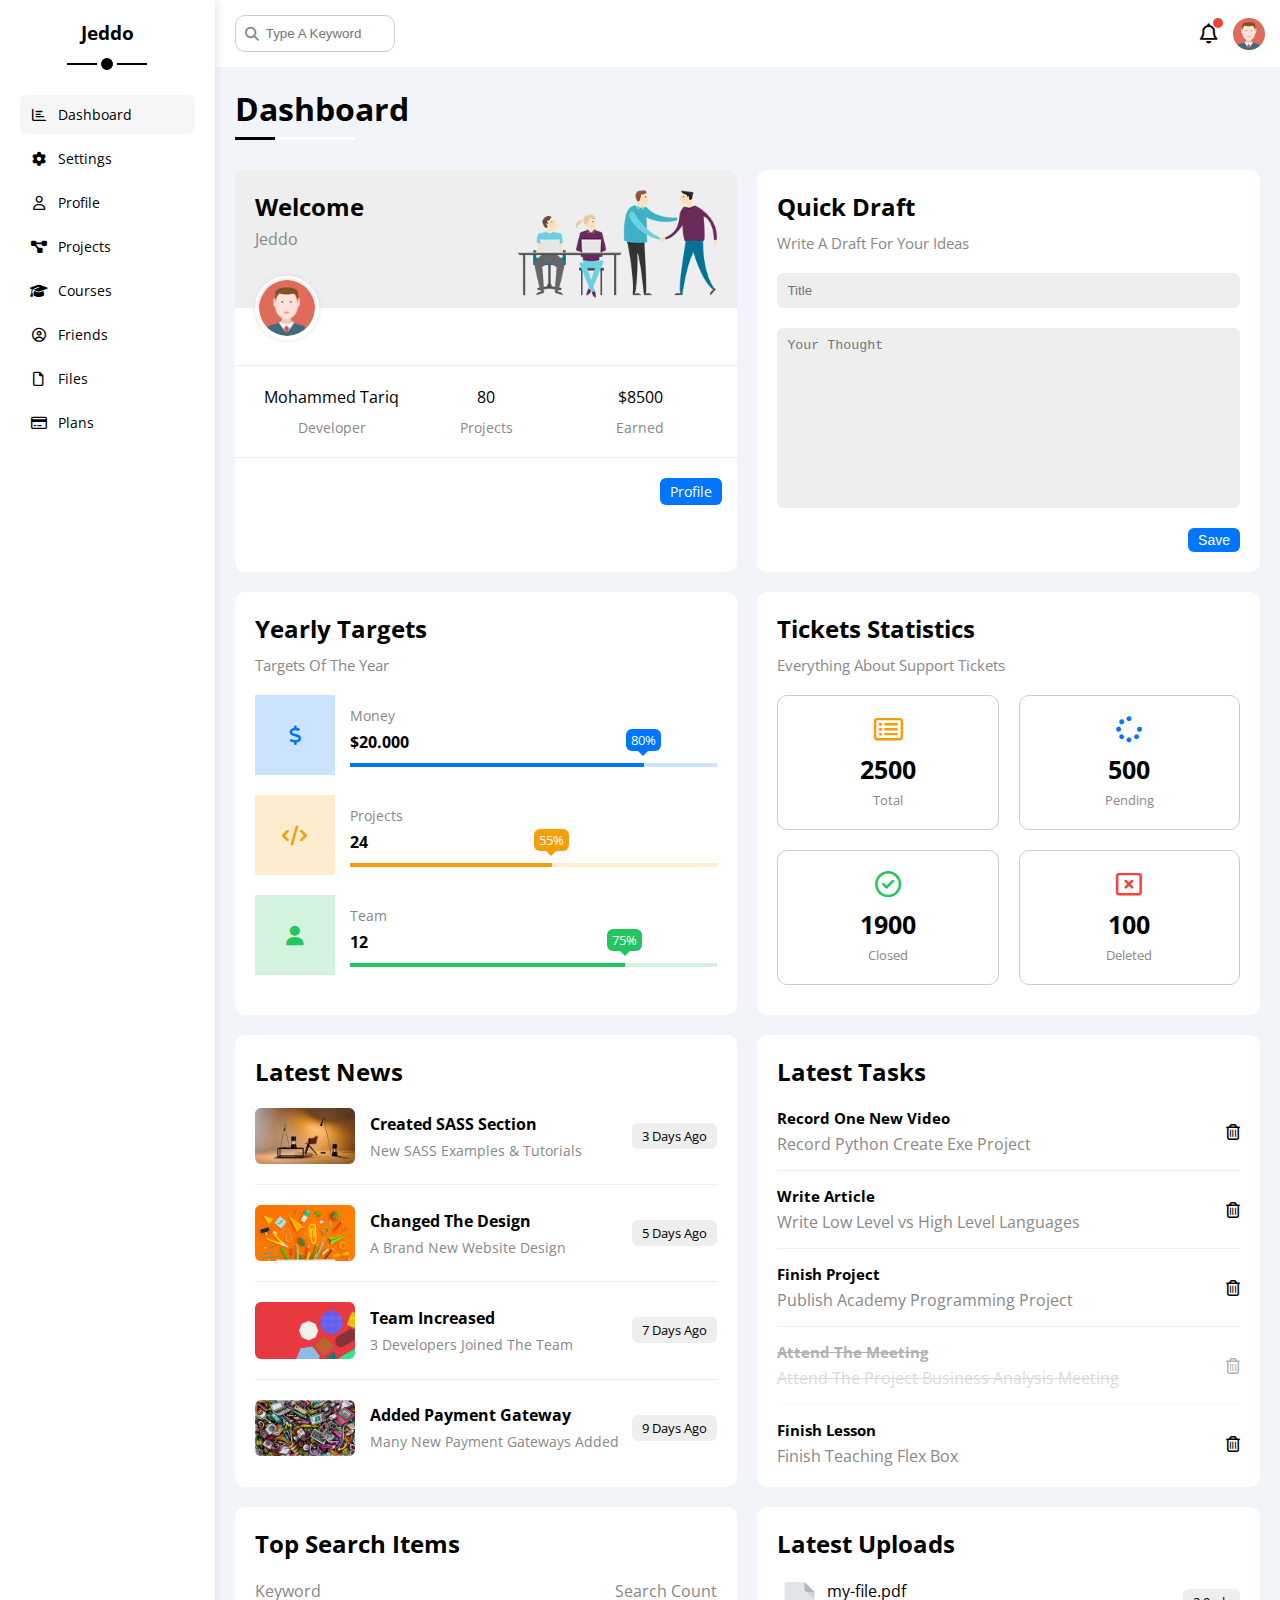
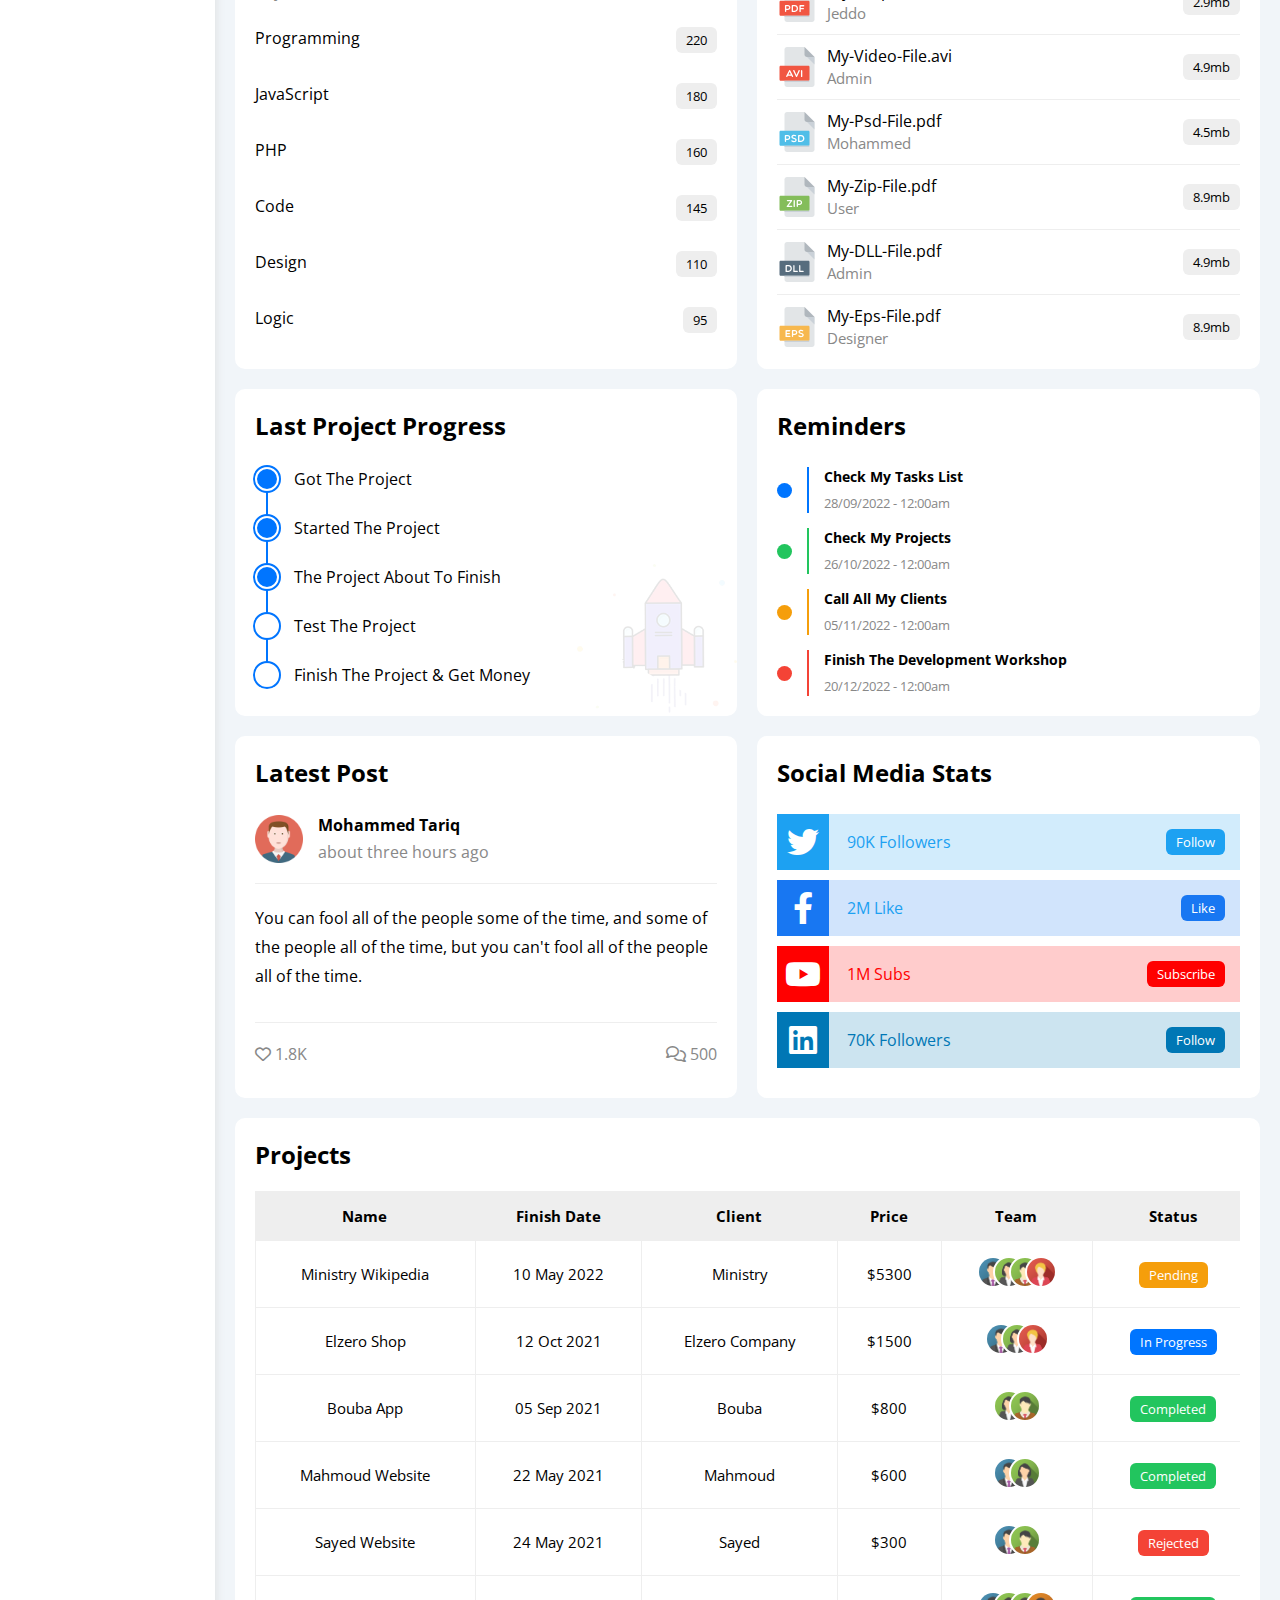
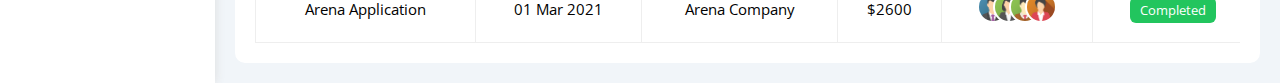
<file: Template_4/index.html>
<!DOCTYPE html>
<html lang="en">

<head>
    <meta charset="UTF-8" />
    <meta http-equiv="X-UA-Compatible" content="IE=edge" />
    <meta name="viewport" content="width=device-width, initial-scale=1.0" />
    <title>Dashboard</title>
    <link rel="stylesheet" href="css/all.min.css" />
    <link rel="stylesheet" href="css/framework.css" />
    <link rel="stylesheet" href="css/master.css" />
    <link rel="preconnect" href="https://fonts.googleapis.com" />
    <link rel="preconnect" href="https://fonts.gstatic.com" crossorigin />
    <link href="https://fonts.googleapis.com/css2?family=Open+Sans:wght@300;500&#038;display=swap" rel="stylesheet" />
</head>

<body>
    <div class="page d-flex">
        <div class="sidebar bg-white p-20 p-relative">
            <h3 class="p-relative txt-c mt-0">Jeddo</h3>
            <ul>
                <li>
                    <a class="active d-flex align-center fs-14 c-black rad-6 p-10" href="index.html">
                        <i class="fa-regular fa-chart-bar fa-fw"></i>
                        <span>Dashboard</span>
                    </a>
                </li>
                <li>
                    <a class="d-flex align-center fs-14 c-black rad-6 p-10" href="settings.html">
                        <i class="fa-solid fa-gear fa-fw"></i>
                        <span>Settings</span>
                    </a>
                </li>
                <li>
                    <a class="d-flex align-center fs-14 c-black rad-6 p-10" href="profile.html">
                        <i class="fa-regular fa-user fa-fw"></i>
                        <span>Profile</span>
                    </a>
                </li>
                <li>
                    <a class="d-flex align-center fs-14 c-black rad-6 p-10" href="projects.html">
                        <i class="fa-solid fa-diagram-project fa-fw"></i>
                        <span>Projects</span>
                    </a>
                </li>
                <li>
                    <a class="d-flex align-center fs-14 c-black rad-6 p-10" href="courses.html">
                        <i class="fa-solid fa-graduation-cap fa-fw"></i>
                        <span>Courses</span>
                    </a>
                </li>
                <li>
                    <a class="d-flex align-center fs-14 c-black rad-6 p-10" href="friends.html">
                        <i class="fa-regular fa-circle-user fa-fw"></i>
                        <span>Friends</span>
                    </a>
                </li>
                <li>
                    <a class="d-flex align-center fs-14 c-black rad-6 p-10" href="files.html">
                        <i class="fa-regular fa-file fa-fw"></i>
                        <span>Files</span>
                    </a>
                </li>
                <li>
                    <a class="d-flex align-center fs-14 c-black rad-6 p-10" href="plans.html">
                        <i class="fa-regular fa-credit-card fa-fw"></i>
                        <span>Plans</span>
                    </a>
                </li>
            </ul>
        </div>
        <div class="content w-full">
            <!-- Start Head -->
            <div class="head bg-white p-15 between-flex">
                <div class="search p-relative">
                    <input class="p-10" type="search" placeholder="Type A Keyword" />
                </div>
                <div class="icons d-flex align-center">
                    <span class="notification p-relative">
                        <i class="fa-regular fa-bell fa-lg"></i>
                    </span>
                    <img decoding="async" src="imgs/avatar.png" alt="" />
                </div>
            </div>
            <!-- End Head -->
            <h1 class="p-relative">Dashboard</h1>
            <div class="wrapper d-grid gap-20">
                <!-- Start Welcome Widget -->
                <div class="welcome bg-white rad-10 txt-c-mobile block-mobile">
                    <div class="intro p-20 d-flex space-between bg-eee">
                        <div>
                            <h2 class="m-0">Welcome</h2>
                            <p class="c-grey mt-5">Jeddo</p>
                        </div>
                        <img decoding="async" class="hide-mobile" src="imgs/welcome.png" alt="" />
                    </div>
                    <img decoding="async" src="imgs/avatar.png" alt="" class="avatar" />
                    <div class="body txt-c d-flex p-20 mt-20 mb-20 block-mobile">
                        <div>Mohammed Tariq <span class="d-block c-grey fs-14 mt-10">Developer</span></div>
                        <div>80 <span class="d-block c-grey fs-14 mt-10">Projects</span></div>
                        <div>$8500 <span class="d-block c-grey fs-14 mt-10">Earned</span></div>
                    </div>
                    <a href="profile.html" class="visit d-block fs-14 bg-blue c-white w-fit btn-shape">Profile</a>
                </div>
                <!-- End Welcome Widget -->
                <!-- Start Quick Draft Widget -->
                <div class="quick-draft p-20 bg-white rad-10">
                    <h2 class="mt-0 mb-10">Quick Draft</h2>
                    <p class="mt-0 mb-20 c-grey fs-15">Write A Draft For Your Ideas</p>
                    <form>
                        <input class="d-block mb-20 w-full p-10 b-none bg-eee rad-6" type="text" placeholder="Title" />
                        <textarea class="d-block mb-20 w-full p-10 b-none bg-eee rad-6"
                            placeholder="Your Thought"></textarea>
                        <input class="save d-block fs-14 bg-blue c-white b-none w-fit btn-shape" type="submit"
                            value="Save" />
                    </form>
                </div>
                <!-- End Quick Draft Widget -->
                <!-- Start Targets Widget -->
                <div class="targets p-20 bg-white rad-10">
                    <h2 class="mt-0 mb-10">Yearly Targets</h2>
                    <p class="mt-0 mb-20 c-grey fs-15">Targets Of The Year</p>
                    <div class="target-row mb-20 blue center-flex">
                        <div class="icon center-flex">
                            <i class="fa-solid fa-dollar-sign fa-lg c-blue"></i>
                        </div>
                        <div class="details">
                            <span class="fs-14 c-grey">Money</span>
                            <span class="d-block mt-5 mb-10 fw-bold">$20.000</span>
                            <div class="progress p-relative">
                                <span class="bg-blue blue" style="width: 80%">
                                    <span class="bg-blue">80%</span>
                                </span>
                            </div>
                        </div>
                    </div>
                    <div class="target-row mb-20 center-flex orange">
                        <div class="icon center-flex">
                            <i class="fa-solid fa-code fa-lg c-orange"></i>
                        </div>
                        <div class="details">
                            <span class="fs-14 c-grey">Projects</span>
                            <span class="d-block mt-5 mb-10 fw-bold">24</span>
                            <div class="progress p-relative">
                                <span class="bg-orange orange" style="width: 55%">
                                    <span class="bg-orange">55%</span>
                                </span>
                            </div>
                        </div>
                    </div>
                    <div class="target-row mb-20 center-flex green">
                        <div class="icon center-flex">
                            <i class="fa-solid fa-user fa-lg c-green"></i>
                        </div>
                        <div class="details">
                            <span class="fs-14 c-grey">Team</span>
                            <span class="d-block mt-5 mb-10 fw-bold">12</span>
                            <div class="progress p-relative">
                                <span class="bg-green green" style="width: 75%">
                                    <span class="bg-green">75%</span>
                                </span>
                            </div>
                        </div>
                    </div>
                </div>
                <!-- End Targets Widget -->
                <!-- Start Ticket Widget -->
                <div class="tickets p-20 bg-white rad-10">
                    <h2 class="mt-0 mb-10">Tickets Statistics</h2>
                    <p class="mt-0 mb-20 c-grey fs-15">Everything About Support Tickets</p>
                    <div class="d-flex txt-c gap-20 f-wrap">
                        <div class="box p-20 rad-10 fs-13 c-grey">
                            <i class="fa-regular fa-rectangle-list fa-2x mb-10 c-orange"></i>
                            <span class="d-block c-black fw-bold fs-25 mb-5">2500</span>
                            Total
                        </div>
                        <div class="box p-20 rad-10 fs-13 c-grey">
                            <i class="fa-solid fa-spinner fa-2x mb-10 c-blue"></i>
                            <span class="d-block c-black fw-bold fs-25 mb-5">500</span>
                            Pending
                        </div>
                        <div class="box p-20 rad-10 fs-13 c-grey">
                            <i class="fa-regular fa-circle-check fa-2x mb-10 c-green"></i>
                            <span class="d-block c-black fw-bold fs-25 mb-5">1900</span>
                            Closed
                        </div>
                        <div class="box p-20 rad-10 fs-13 c-grey">
                            <i class="fa-regular fa-rectangle-xmark fa-2x mb-10 c-red"></i>
                            <span class="d-block c-black fw-bold fs-25 mb-5">100</span>
                            Deleted
                        </div>
                    </div>
                </div>
                <!-- End Ticket Widget -->
                <!-- Start Latest News Widget -->
                <div class="latest-news p-20 bg-white rad-10 txt-c-mobile">
                    <h2 class="mt-0 mb-20">Latest News</h2>
                    <div class="news-row d-flex align-center">
                        <img decoding="async" src="imgs/news-01.png" alt="" />
                        <div class="info">
                            <h3>Created SASS Section</h3>
                            <p class="m-0 fs-14 c-grey">New SASS Examples & Tutorials</p>
                        </div>
                        <div class="btn-shape bg-eee fs-13 label">3 Days Ago</div>
                    </div>
                    <div class="news-row d-flex align-center">
                        <img decoding="async" src="imgs/news-02.png" alt="" />
                        <div class="info">
                            <h3>Changed The Design</h3>
                            <p class="m-0 fs-14 c-grey">A Brand New Website Design</p>
                        </div>
                        <div class="btn-shape bg-eee fs-13 label">5 Days Ago</div>
                    </div>
                    <div class="news-row d-flex align-center">
                        <img decoding="async" src="imgs/news-03.png" alt="" />
                        <div class="info">
                            <h3>Team Increased</h3>
                            <p class="m-0 fs-14 c-grey">3 Developers Joined The Team</p>
                        </div>
                        <div class="btn-shape bg-eee fs-13 label">7 Days Ago</div>
                    </div>
                    <div class="news-row d-flex align-center">
                        <img decoding="async" src="imgs/news-04.png" alt="" />
                        <div class="info">
                            <h3>Added Payment Gateway</h3>
                            <p class="m-0 fs-14 c-grey">Many New Payment Gateways Added</p>
                        </div>
                        <div class="btn-shape bg-eee fs-13 label">9 Days Ago</div>
                    </div>
                </div>
                <!-- End Latest News Widget -->
                <!-- Start Tasks Widget -->
                <div class="tasks p-20 bg-white rad-10">
                    <h2 class="mt-0 mb-20">Latest Tasks</h2>
                    <div class="task-row between-flex">
                        <div class="info">
                            <h3 class="mt-0 mb-5 fs-15">Record One New Video</h3>
                            <p class="m-0 c-grey">Record Python Create Exe Project</p>
                        </div>
                        <i class="fa-regular fa-trash-can delete"></i>
                    </div>
                    <div class="task-row between-flex">
                        <div class="info">
                            <h3 class="mt-0 mb-5 fs-15">Write Article</h3>
                            <p class="m-0 c-grey">Write Low Level vs High Level Languages</p>
                        </div>
                        <i class="fa-regular fa-trash-can delete"></i>
                    </div>
                    <div class="task-row between-flex">
                        <div class="info">
                            <h3 class="mt-0 mb-5 fs-15">Finish Project</h3>
                            <p class="m-0 c-grey">Publish Academy Programming Project</p>
                        </div>
                        <i class="fa-regular fa-trash-can delete"></i>
                    </div>
                    <div class="task-row between-flex done">
                        <div class="info">
                            <h3 class="mt-0 mb-5 fs-15">Attend The Meeting</h3>
                            <p class="m-0 c-grey">Attend The Project Business Analysis Meeting</p>
                        </div>
                        <i class="fa-regular fa-trash-can delete"></i>
                    </div>
                    <div class="task-row between-flex">
                        <div class="info">
                            <h3 class="mt-0 mb-5 fs-15">Finish Lesson</h3>
                            <p class="m-0 c-grey">Finish Teaching Flex Box</p>
                        </div>
                        <i class="fa-regular fa-trash-can delete"></i>
                    </div>
                </div>
                <!-- End Tasks -->
                <!-- Start Top Search Word Widget -->
                <div class="search-items p-20 bg-white rad-10">
                    <h2 class="mt-0 mb-20">Top Search Items</h2>
                    <div class="items-head d-flex space-between c-grey mb-10">
                        <div>Keyword</div>
                        <div>Search Count</div>
                    </div>
                    <div class="items d-flex space-between pt-15 pb-15">
                        <span>Programming</span>
                        <span class="bg-eee fs-13 btn-shape">220</span>
                    </div>
                    <div class="items d-flex space-between pt-15 pb-15">
                        <span>JavaScript</span>
                        <span class="bg-eee btn-shape fs-13">180</span>
                    </div>
                    <div class="items d-flex space-between pt-15 pb-15">
                        <span>PHP</span>
                        <span class="bg-eee btn-shape fs-13">160</span>
                    </div>
                    <div class="items d-flex space-between pt-15 pb-15">
                        <span>Code</span>
                        <span class="bg-eee btn-shape fs-13">145</span>
                    </div>
                    <div class="items d-flex space-between pt-15 pb-15">
                        <span>Design</span>
                        <span class="bg-eee btn-shape fs-13">110</span>
                    </div>
                    <div class="items d-flex space-between pt-15 pb-15">
                        <span>Logic</span>
                        <span class="bg-eee btn-shape fs-13">95</span>
                    </div>
                </div>
                <!-- End Top Search Word Widget -->
                <!-- Start Latest Uploads Widget -->
                <div class="latest-uploads p-20 bg-white rad-10">
                    <h2 class="mt-0 mb-20">Latest Uploads</h2>
                    <ul class="m-0">
                        <li class="between-flex pb-10 mb-10">
                            <div class="d-flex align-center">
                                <img decoding="async" class="mr-10" src="imgs/pdf.svg" alt="" />
                                <div>
                                    <span class="d-block">my-file.pdf</span>
                                    <span class="fs-15 c-grey">Jeddo</span>
                                </div>
                            </div>
                            <div class="bg-eee btn-shape fs-13">2.9mb</div>
                        </li>
                        <li class="between-flex pb-10 mb-10">
                            <div class="d-flex align-center">
                                <img decoding="async" class="mr-10" src="imgs/avi.svg" alt="" />
                                <div>
                                    <span class="d-block">My-Video-File.avi</span>
                                    <span class="fs-15 c-grey">Admin</span>
                                </div>
                            </div>
                            <div class="bg-eee btn-shape fs-13">4.9mb</div>
                        </li>
                        <li class="between-flex pb-10 mb-10">
                            <div class="d-flex align-center">
                                <img decoding="async" class="mr-10" src="imgs/psd.svg" alt="" />
                                <div>
                                    <span class="d-block">My-Psd-File.pdf</span>
                                    <span class="fs-15 c-grey">Mohammed</span>
                                </div>
                            </div>
                            <div class="bg-eee btn-shape fs-13">4.5mb</div>
                        </li>
                        <li class="between-flex pb-10 mb-10">
                            <div class="d-flex align-center">
                                <img decoding="async" class="mr-10" src="imgs/zip.svg" alt="" />
                                <div>
                                    <span class="d-block">My-Zip-File.pdf</span>
                                    <span class="fs-15 c-grey">User</span>
                                </div>
                            </div>
                            <div class="bg-eee btn-shape fs-13">8.9mb</div>
                        </li>
                        <li class="between-flex pb-10 mb-10">
                            <div class="d-flex align-center">
                                <img decoding="async" class="mr-10" src="imgs/dll.svg" alt="" />
                                <div>
                                    <span class="d-block">My-DLL-File.pdf</span>
                                    <span class="fs-15 c-grey">Admin</span>
                                </div>
                            </div>
                            <div class="bg-eee btn-shape fs-13">4.9mb</div>
                        </li>
                        <li class="between-flex">
                            <div class="d-flex align-center">
                                <img decoding="async" class="mr-10" src="imgs/eps.svg" alt="" />
                                <div>
                                    <span class="d-block">My-Eps-File.pdf</span>
                                    <span class="fs-15 c-grey">Designer</span>
                                </div>
                            </div>
                            <div class="bg-eee btn-shape fs-13">8.9mb</div>
                        </li>
                    </ul>
                </div>
                <!-- End Latest Uploads Widget -->
                <!-- Start Last Project Progress Widget -->
                <div class="last-project p-20 bg-white rad-10 p-relative">
                    <h2 class="mt-0 mb-20">Last Project Progress</h2>
                    <ul class="m-0 p-relative">
                        <li class="mt-25 d-flex align-center done">Got The Project</li>
                        <li class="mt-25 d-flex align-center done">Started The Project</li>
                        <li class="mt-25 d-flex align-center done">The Project About To Finish</li>
                        <li class="mt-25 d-flex align-center current">Test The Project</li>
                        <li class="mt-25 d-flex align-center">Finish The Project & Get Money</li>
                    </ul>
                    <img decoding="async" class="launch-icon hide-mobile" src="imgs/project.png" alt="" />
                </div>
                <!-- End Last Project Progress Widget -->
                <!-- Start Reminders Widget -->
                <div class="reminders p-20 bg-white rad-10 p-relative">
                    <h2 class="mt-0 mb-25">Reminders</h2>
                    <ul class="m-0">
                        <li class="d-flex align-center mt-15">
                            <span class="key bg-blue mr-15 d-block rad-half"></span>
                            <div class="pl-15 blue">
                                <p class="fs-14 fw-bold mt-0 mb-5">Check My Tasks List</p>
                                <span class="fs-13 c-grey">28/09/2022 - 12:00am</span>
                            </div>
                        </li>
                        <li class="d-flex align-center mt-15">
                            <span class="key bg-green mr-15 d-block rad-half"></span>
                            <div class="pl-15 green">
                                <p class="fs-14 fw-bold mt-0 mb-5">Check My Projects</p>
                                <span class="fs-13 c-grey">26/10/2022 - 12:00am</span>
                            </div>
                        </li>
                        <li class="d-flex align-center mt-15">
                            <span class="key bg-orange mr-15 d-block rad-half"></span>
                            <div class="pl-15 orange">
                                <p class="fs-14 fw-bold mt-0 mb-5">Call All My Clients</p>
                                <span class="fs-13 c-grey">05/11/2022 - 12:00am</span>
                            </div>
                        </li>
                        <li class="d-flex align-center mt-15">
                            <span class="key bg-red mr-15 d-block rad-half"></span>
                            <div class="pl-15 red">
                                <p class="fs-14 fw-bold mt-0 mb-5">Finish The Development Workshop</p>
                                <span class="fs-13 c-grey">20/12/2022 - 12:00am</span>
                            </div>
                        </li>
                    </ul>
                </div>
                <!-- End Reminders Widget -->
                <!-- Start Latest Post Widget -->
                <div class="latest-post p-20 bg-white rad-10 p-relative">
                    <h2 class="mt-0 mb-25">Latest Post</h2>
                    <div class="top d-flex align-center">
                        <img decoding="async" class="avatar mr-15" src="imgs/avatar.png" alt="" />
                        <div class="info">
                            <span class="d-block mb-5 fw-bold">Mohammed Tariq</span>
                            <span class="c-grey">about three hours ago</span>
                        </div>
                    </div>
                    <div class="post-content txt-c-mobile pt-20 pb-20 mt-20 mb-20">
                        You can fool all of the people some of the time, and some of the people all of the time, but you
                        can't
                        fool all of the people all of the time.
                    </div>
                    <div class="post-stats between-flex c-grey">
                        <div>
                            <i class="fa-regular fa-heart"></i>
                            <span>1.8K</span>
                        </div>
                        <div>
                            <i class="fa-regular fa-comments"></i>
                            <span>500</span>
                        </div>
                    </div>
                </div>
                <!-- End Latest Post Widget -->
                <!-- Start Social Media Stats Widget -->
                <div class="social-media p-20 bg-white rad-10 p-relative">
                    <h2 class="mt-0 mb-25">Social Media Stats</h2>
                    <div class="box twitter p-15 p-relative mb-10 between-flex">
                        <i class="fa-brands fa-twitter fa-2x c-white h-full center-flex"></i>
                        <span>90K Followers</span>
                        <a class="fs-13 c-white btn-shape" href="#">Follow</a>
                    </div>
                    <div class="box facebook p-15 p-relative mb-10 between-flex">
                        <i class="fa-brands fa-facebook-f fa-2x c-white h-full center-flex"></i>
                        <span>2M Like</span>
                        <a class="fs-13 c-white btn-shape" href="#">Like</a>
                    </div>
                    <div class="box youtube p-15 p-relative mb-10 between-flex">
                        <i class="fa-brands fa-youtube fa-2x c-white h-full center-flex"></i>
                        <span>1M Subs</span>
                        <a class="fs-13 c-white btn-shape" href="#">Subscribe</a>
                    </div>
                    <div class="box linkedin p-15 p-relative mb-10 between-flex">
                        <i class="fa-brands fa-linkedin fa-2x c-white h-full center-flex"></i>
                        <span>70K Followers</span>
                        <a class="fs-13 c-white btn-shape" href="#">Follow</a>
                    </div>
                </div>
                <!-- Start End Media Stats Widget -->
            </div>
            <!-- Start Projects Table -->
            <div class="projects p-20 bg-white rad-10 m-20">
                <h2 class="mt-0 mb-20">Projects</h2>
                <div class="responsive-table">
                    <table class="fs-15 w-full">
                        <thead>
                            <tr>
                                <td>Name</td>
                                <td>Finish Date</td>
                                <td>Client</td>
                                <td>Price</td>
                                <td>Team</td>
                                <td>Status</td>
                            </tr>
                        </thead>
                        <tbody>
                            <tr>
                                <td>Ministry Wikipedia</td>
                                <td>10 May 2022</td>
                                <td>Ministry</td>
                                <td>$5300</td>
                                <td>
                                    <img decoding="async" src="imgs/team-01.png" alt="" />
                                    <img decoding="async" src="imgs/team-02.png" alt="" />
                                    <img decoding="async" src="imgs/team-03.png" alt="" />
                                    <img decoding="async" src="imgs/team-05.png" alt="" />
                                </td>
                                <td>
                                    <span class="label btn-shape bg-orange c-white">Pending</span>
                                </td>
                            </tr>
                            <tr>
                                <td>Elzero Shop</td>
                                <td>12 Oct 2021</td>
                                <td>Elzero Company</td>
                                <td>$1500</td>
                                <td>
                                    <img decoding="async" src="imgs/team-01.png" alt="" />
                                    <img decoding="async" src="imgs/team-02.png" alt="" />
                                    <img decoding="async" src="imgs/team-05.png" alt="" />
                                </td>
                                <td><span class="label btn-shape bg-blue c-white">In Progress</span></td>
                            </tr>
                            <tr>
                                <td>Bouba App</td>
                                <td>05 Sep 2021</td>
                                <td>Bouba</td>
                                <td>$800</td>
                                <td>
                                    <img decoding="async" src="imgs/team-02.png" alt="" />
                                    <img decoding="async" src="imgs/team-03.png" alt="" />
                                </td>
                                <td><span class="label btn-shape bg-green c-white">Completed</span></td>
                            </tr>
                            <tr>
                                <td>Mahmoud Website</td>
                                <td>22 May 2021</td>
                                <td>Mahmoud</td>
                                <td>$600</td>
                                <td>
                                    <img decoding="async" src="imgs/team-01.png" alt="" />
                                    <img decoding="async" src="imgs/team-02.png" alt="" />
                                </td>
                                <td><span class="label btn-shape bg-green c-white">Completed</span></td>
                            </tr>
                            <tr>
                                <td>Sayed Website</td>
                                <td>24 May 2021</td>
                                <td>Sayed</td>
                                <td>$300</td>
                                <td>
                                    <img decoding="async" src="imgs/team-01.png" alt="" />
                                    <img decoding="async" src="imgs/team-03.png" alt="" />
                                </td>
                                <td><span class="label btn-shape bg-red c-white">Rejected</span></td>
                            </tr>
                            <tr>
                                <td>Arena Application</td>
                                <td>01 Mar 2021</td>
                                <td>Arena Company</td>
                                <td>$2600</td>
                                <td>
                                    <img decoding="async" src="imgs/team-01.png" alt="" />
                                    <img decoding="async" src="imgs/team-02.png" alt="" />
                                    <img decoding="async" src="imgs/team-03.png" alt="" />
                                    <img decoding="async" src="imgs/team-04.png" alt="" />
                                </td>
                                <td><span class="label btn-shape bg-green c-white">Completed</span></td>
                            </tr>
                        </tbody>
                    </table>
                </div>
            </div>
            <!-- End Projects Table -->
        </div>
    </div>
</body>

</html>
</file>
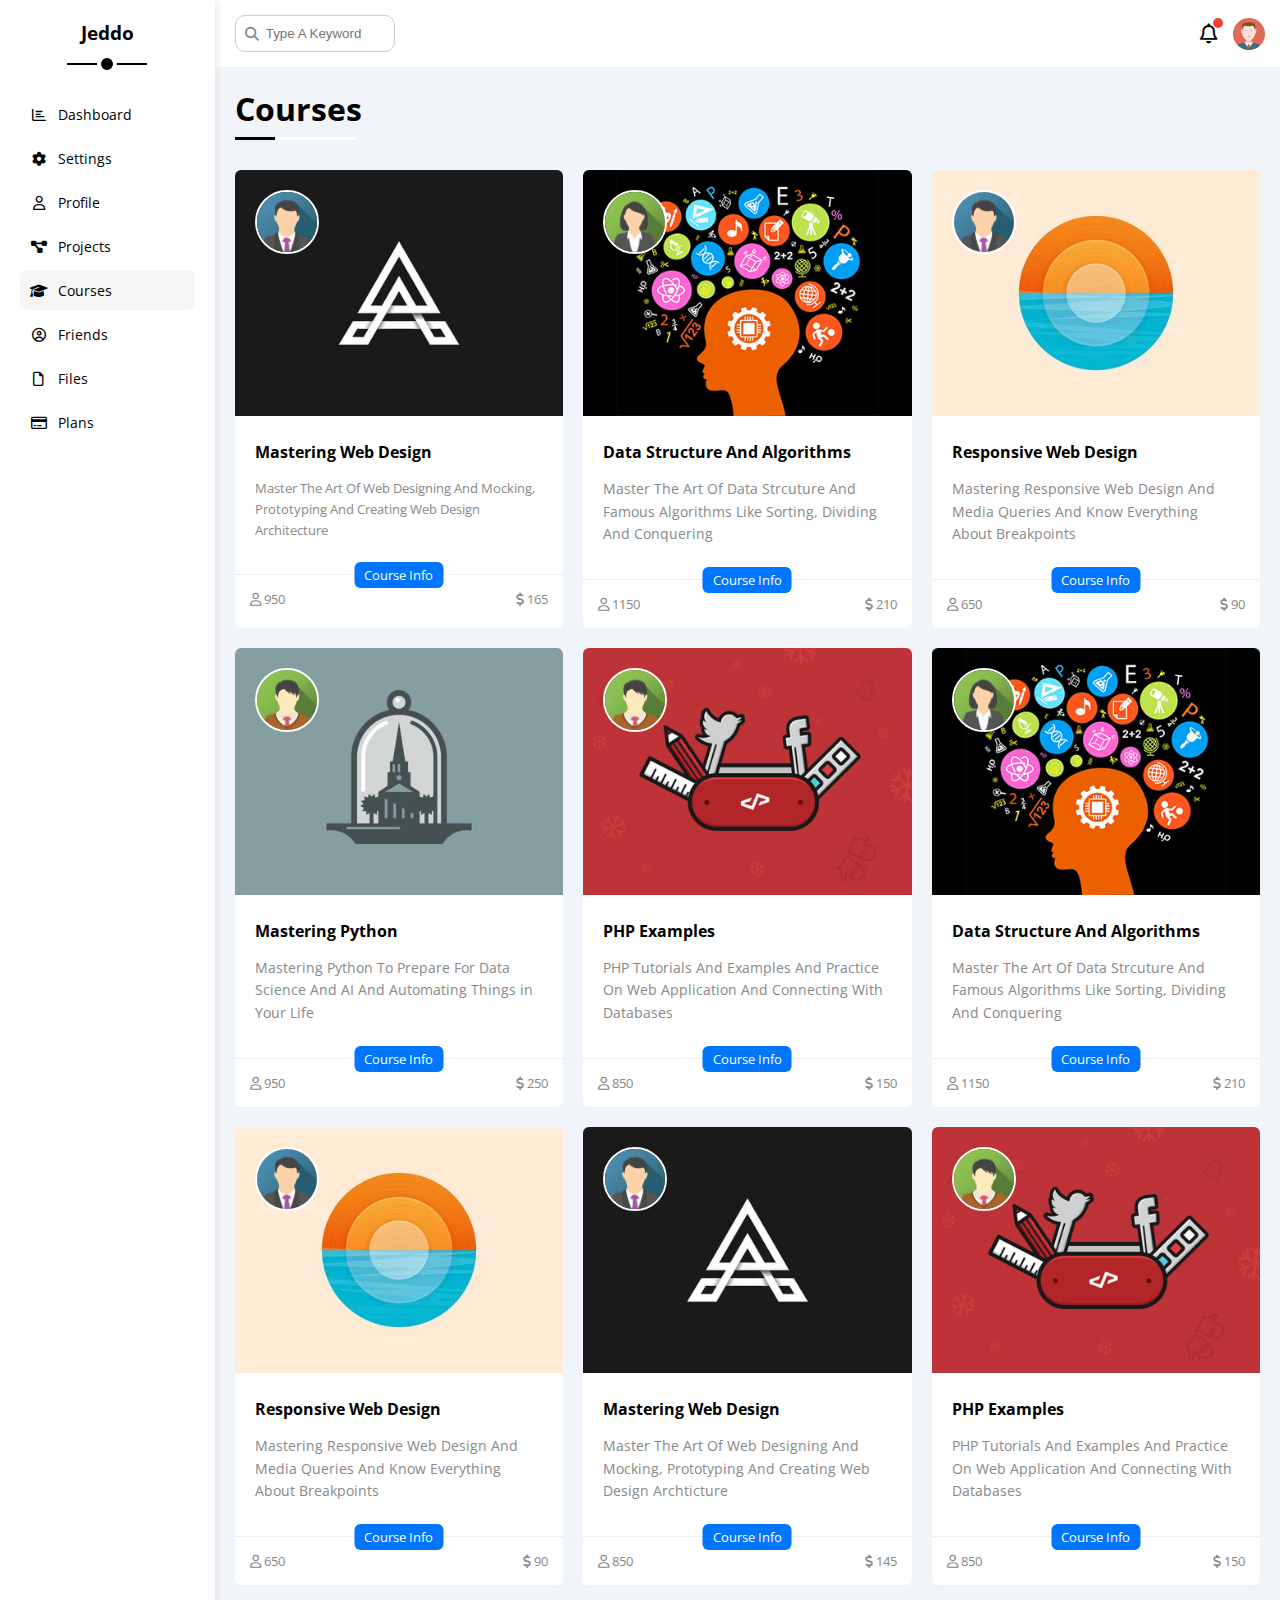
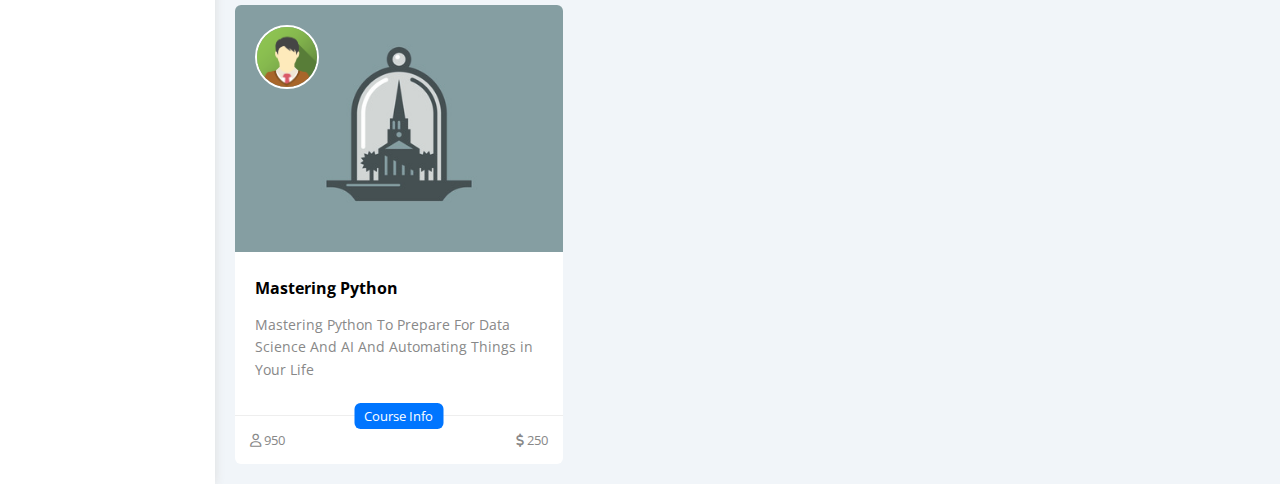
<file: Template_4/courses.html>
<!DOCTYPE html>
<html lang="en">

<head>
    <meta charset="UTF-8" />
    <meta http-equiv="X-UA-Compatible" content="IE=edge" />
    <meta name="viewport" content="width=device-width, initial-scale=1.0" />
    <title>Courses</title>
    <link rel="stylesheet" href="css/all.min.css" />
    <link rel="stylesheet" href="css/framework.css" />
    <link rel="stylesheet" href="css/master.css" />
    <link rel="preconnect" href="https://fonts.googleapis.com" />
    <link rel="preconnect" href="https://fonts.gstatic.com" crossorigin />
    <link href="https://fonts.googleapis.com/css2?family=Open+Sans:wght@300;500&#038;display=swap" rel="stylesheet" />
</head>

<body>
    <div class="page d-flex">
        <div class="sidebar bg-white p-20 p-relative">
            <h3 class="p-relative txt-c mt-0">Jeddo</h3>
            <ul>
                <li>
                    <a class="d-flex align-center fs-14 c-black rad-6 p-10" href="index.html">
                        <i class="fa-regular fa-chart-bar fa-fw"></i>
                        <span>Dashboard</span>
                    </a>
                </li>
                <li>
                    <a class="d-flex align-center fs-14 c-black rad-6 p-10" href="settings.html">
                        <i class="fa-solid fa-gear fa-fw"></i>
                        <span>Settings</span>
                    </a>
                </li>
                <li>
                    <a class="d-flex align-center fs-14 c-black rad-6 p-10" href="profile.html">
                        <i class="fa-regular fa-user fa-fw"></i>
                        <span>Profile</span>
                    </a>
                </li>
                <li>
                    <a class="d-flex align-center fs-14 c-black rad-6 p-10" href="projects.html">
                        <i class="fa-solid fa-diagram-project fa-fw"></i>
                        <span>Projects</span>
                    </a>
                </li>
                <li>
                    <a class="active d-flex align-center fs-14 c-black rad-6 p-10" href="courses.html">
                        <i class="fa-solid fa-graduation-cap fa-fw"></i>
                        <span>Courses</span>
                    </a>
                </li>
                <li>
                    <a class="d-flex align-center fs-14 c-black rad-6 p-10" href="friends.html">
                        <i class="fa-regular fa-circle-user fa-fw"></i>
                        <span>Friends</span>
                    </a>
                </li>
                <li>
                    <a class="d-flex align-center fs-14 c-black rad-6 p-10" href="files.html">
                        <i class="fa-regular fa-file fa-fw"></i>
                        <span>Files</span>
                    </a>
                </li>
                <li>
                    <a class="d-flex align-center fs-14 c-black rad-6 p-10" href="plans.html">
                        <i class="fa-regular fa-credit-card fa-fw"></i>
                        <span>Plans</span>
                    </a>
                </li>
            </ul>
        </div>
        <div class="content w-full">
            <!-- Start Head -->
            <div class="head bg-white p-15 between-flex">
                <div class="search p-relative">
                    <input class="p-10" type="search" placeholder="Type A Keyword" />
                </div>
                <div class="icons d-flex align-center">
                    <span class="notification p-relative">
                        <i class="fa-regular fa-bell fa-lg"></i>
                    </span>
                    <img decoding="async" src="imgs/avatar.png" alt="" />
                </div>
            </div>
            <!-- End Head -->
            <h1 class="p-relative">Courses</h1>
            <div class="courses-page d-grid m-20 gap-20">
                <div class="course bg-white rad-6 p-relative">
                    <img decoding="async" class="cover" src="imgs/course-01.jpg" alt="" />
                    <img decoding="async" class="instructor" src="imgs/team-01.png" alt="" />
                    <div class="p-20">
                        <h4 class="m-0">Mastering Web Design</h4>
                        <p class="description c-grey mt-15 fs-13">
                            Master The Art Of Web Designing And Mocking, Prototyping And Creating Web Design
                            Architecture
                        </p>
                    </div>
                    <div class="info p-15 p-relative between-flex">
                        <span class="title bg-blue c-white btn-shape">Course Info</span>
                        <span class="c-grey">
                            <i class="fa-regular fa-user"></i>
                            950
                        </span>
                        <span class="c-grey">
                            <i class="fa-solid fa-dollar-sign"></i>
                            165
                        </span>
                    </div>
                </div>
                <div class="course bg-white rad-6 p-relative">
                    <img decoding="async" class="cover" src="imgs/course-02.jpg" alt="" />
                    <img decoding="async" class="instructor" src="imgs/team-02.png" alt="" />
                    <div class="p-20">
                        <h4 class="m-0">Data Structure And Algorithms</h4>
                        <p class="description c-grey mt-15 fs-14">
                            Master The Art Of Data Strcuture And Famous Algorithms Like Sorting, Dividing And Conquering
                        </p>
                    </div>
                    <div class="info p-15 p-relative between-flex">
                        <span class="title bg-blue c-white btn-shape">Course Info</span>
                        <span class="c-grey"> <i class="fa-regular fa-user"></i> 1150</span>
                        <span class="c-grey"><i class="fa-solid fa-dollar-sign"></i> 210</span>
                    </div>
                </div>
                <div class="course bg-white rad-6 p-relative">
                    <img decoding="async" class="cover" src="imgs/course-03.jpg" alt="" />
                    <img decoding="async" class="instructor" src="imgs/team-01.png" alt="" />
                    <div class="p-20">
                        <h4 class="m-0">Responsive Web Design</h4>
                        <p class="description c-grey mt-15 fs-14">
                            Mastering Responsive Web Design And Media Queries And Know Everything About Breakpoints
                        </p>
                    </div>
                    <div class="info p-15 p-relative between-flex">
                        <span class="title bg-blue c-white btn-shape">Course Info</span>
                        <span class="c-grey"> <i class="fa-regular fa-user"></i> 650</span>
                        <span class="c-grey"><i class="fa-solid fa-dollar-sign"></i> 90</span>
                    </div>
                </div>
                <div class="course bg-white rad-6 p-relative">
                    <img decoding="async" class="cover" src="imgs/course-04.jpg" alt="" />
                    <img decoding="async" class="instructor" src="imgs/team-03.png" alt="" />
                    <div class="p-20">
                        <h4 class="m-0">Mastering Python</h4>
                        <p class="description c-grey mt-15 fs-14">
                            Mastering Python To Prepare For Data Science And AI And Automating Things in Your Life
                        </p>
                    </div>
                    <div class="info p-15 p-relative between-flex">
                        <span class="title bg-blue c-white btn-shape">Course Info</span>
                        <span class="c-grey"> <i class="fa-regular fa-user"></i> 950</span>
                        <span class="c-grey"><i class="fa-solid fa-dollar-sign"></i> 250</span>
                    </div>
                </div>
                <div class="course bg-white rad-6 p-relative">
                    <img decoding="async" class="cover" src="imgs/course-05.jpg" alt="" />
                    <img decoding="async" class="instructor" src="imgs/team-03.png" alt="" />
                    <div class="p-20">
                        <h4 class="m-0">PHP Examples</h4>
                        <p class="description c-grey mt-15 fs-14">
                            PHP Tutorials And Examples And Practice On Web Application And Connecting With Databases
                        </p>
                    </div>
                    <div class="info p-15 p-relative between-flex">
                        <span class="title bg-blue c-white btn-shape">Course Info</span>
                        <span class="c-grey"> <i class="fa-regular fa-user"></i> 850</span>
                        <span class="c-grey"><i class="fa-solid fa-dollar-sign"></i> 150</span>
                    </div>
                </div>
                <div class="course bg-white rad-6 p-relative">
                    <img decoding="async" class="cover" src="imgs/course-02.jpg" alt="" />
                    <img decoding="async" class="instructor" src="imgs/team-02.png" alt="" />
                    <div class="p-20">
                        <h4 class="m-0">Data Structure And Algorithms</h4>
                        <p class="description c-grey mt-15 fs-14">
                            Master The Art Of Data Strcuture And Famous Algorithms Like Sorting, Dividing And Conquering
                        </p>
                    </div>
                    <div class="info p-15 p-relative between-flex">
                        <span class="title bg-blue c-white btn-shape">Course Info</span>
                        <span class="c-grey"> <i class="fa-regular fa-user"></i> 1150</span>
                        <span class="c-grey"><i class="fa-solid fa-dollar-sign"></i> 210</span>
                    </div>
                </div>
                <div class="course bg-white rad-6 p-relative">
                    <img decoding="async" class="cover" src="imgs/course-03.jpg" alt="" />
                    <img decoding="async" class="instructor" src="imgs/team-01.png" alt="" />
                    <div class="p-20">
                        <h4 class="m-0">Responsive Web Design</h4>
                        <p class="description c-grey mt-15 fs-14">
                            Mastering Responsive Web Design And Media Queries And Know Everything About Breakpoints
                        </p>
                    </div>
                    <div class="info p-15 p-relative between-flex">
                        <span class="title bg-blue c-white btn-shape">Course Info</span>
                        <span class="c-grey"> <i class="fa-regular fa-user"></i> 650</span>
                        <span class="c-grey"><i class="fa-solid fa-dollar-sign"></i> 90</span>
                    </div>
                </div>
                <div class="course bg-white rad-6 p-relative">
                    <img decoding="async" class="cover" src="imgs/course-01.jpg" alt="" />
                    <img decoding="async" class="instructor" src="imgs/team-01.png" alt="" />
                    <div class="p-20">
                        <h4 class="m-0">Mastering Web Design</h4>
                        <p class="description c-grey mt-15 fs-14">
                            Master The Art Of Web Designing And Mocking, Prototyping And Creating Web Design Archticture
                        </p>
                    </div>
                    <div class="info p-15 p-relative between-flex">
                        <span class="title bg-blue c-white btn-shape">Course Info</span>
                        <span class="c-grey"> <i class="fa-regular fa-user"></i> 850</span>
                        <span class="c-grey"><i class="fa-solid fa-dollar-sign"></i> 145</span>
                    </div>
                </div>
                <div class="course bg-white rad-6 p-relative">
                    <img decoding="async" class="cover" src="imgs/course-05.jpg" alt="" />
                    <img decoding="async" class="instructor" src="imgs/team-03.png" alt="" />
                    <div class="p-20">
                        <h4 class="m-0">PHP Examples</h4>
                        <p class="description c-grey mt-15 fs-14">
                            PHP Tutorials And Examples And Practice On Web Application And Connecting With Databases
                        </p>
                    </div>
                    <div class="info p-15 p-relative between-flex">
                        <span class="title bg-blue c-white btn-shape">Course Info</span>
                        <span class="c-grey"> <i class="fa-regular fa-user"></i> 850</span>
                        <span class="c-grey"><i class="fa-solid fa-dollar-sign"></i> 150</span>
                    </div>
                </div>
                <div class="course bg-white rad-6 p-relative">
                    <img decoding="async" class="cover" src="imgs/course-04.jpg" alt="" />
                    <img decoding="async" class="instructor" src="imgs/team-03.png" alt="" />
                    <div class="p-20">
                        <h4 class="m-0">Mastering Python</h4>
                        <p class="description c-grey mt-15 fs-14">
                            Mastering Python To Prepare For Data Science And AI And Automating Things in Your Life
                        </p>
                    </div>
                    <div class="info p-15 p-relative between-flex">
                        <span class="title bg-blue c-white btn-shape">Course Info</span>
                        <span class="c-grey"> <i class="fa-regular fa-user"></i> 950</span>
                        <span class="c-grey"><i class="fa-solid fa-dollar-sign"></i> 250</span>
                    </div>
                </div>
            </div>
        </div>
    </div>
</body>

</html>
</file>
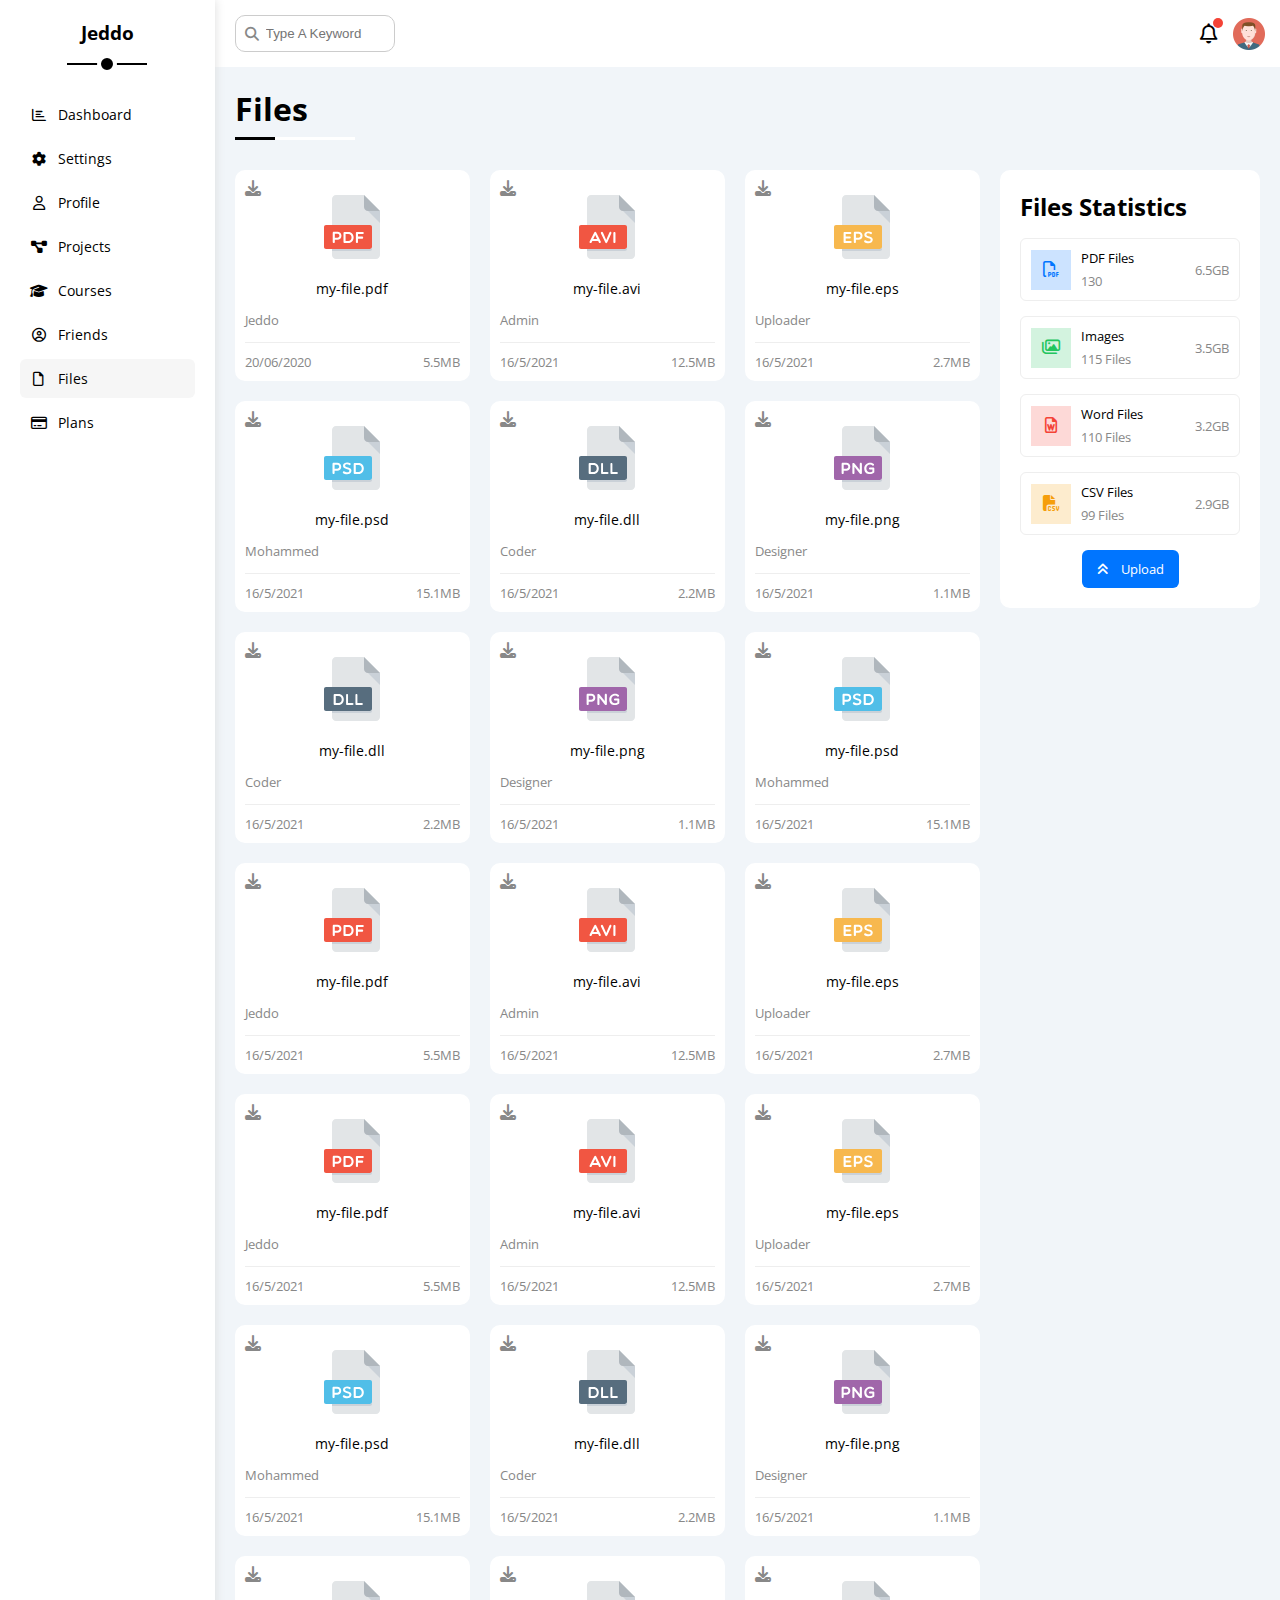
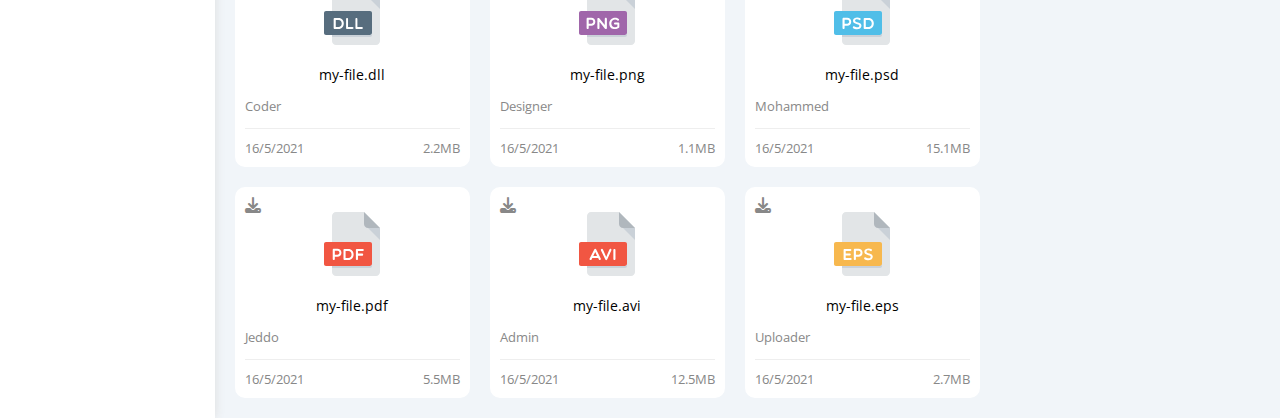
<file: Template_4/files.html>
<!DOCTYPE html>
<html lang="en">

<head>
    <meta charset="UTF-8" />
    <meta http-equiv="X-UA-Compatible" content="IE=edge" />
    <meta name="viewport" content="width=device-width, initial-scale=1.0" />
    <title>Files</title>
    <link rel="stylesheet" href="css/all.min.css" />
    <link rel="stylesheet" href="css/framework.css" />
    <link rel="stylesheet" href="css/master.css" />
    <link rel="preconnect" href="https://fonts.googleapis.com" />
    <link rel="preconnect" href="https://fonts.gstatic.com" crossorigin />
    <link href="https://fonts.googleapis.com/css2?family=Open+Sans:wght@300;500&#038;display=swap" rel="stylesheet" />
</head>

<body>
    <div class="page d-flex">
        <div class="sidebar bg-white p-20 p-relative">
            <h3 class="p-relative txt-c mt-0">Jeddo</h3>
            <ul>
                <li>
                    <a class="d-flex align-center fs-14 c-black rad-6 p-10" href="index.html">
                        <i class="fa-regular fa-chart-bar fa-fw"></i>
                        <span>Dashboard</span>
                    </a>
                </li>
                <li>
                    <a class="d-flex align-center fs-14 c-black rad-6 p-10" href="settings.html">
                        <i class="fa-solid fa-gear fa-fw"></i>
                        <span>Settings</span>
                    </a>
                </li>
                <li>
                    <a class="d-flex align-center fs-14 c-black rad-6 p-10" href="profile.html">
                        <i class="fa-regular fa-user fa-fw"></i>
                        <span>Profile</span>
                    </a>
                </li>
                <li>
                    <a class="d-flex align-center fs-14 c-black rad-6 p-10" href="projects.html">
                        <i class="fa-solid fa-diagram-project fa-fw"></i>
                        <span>Projects</span>
                    </a>
                </li>
                <li>
                    <a class="d-flex align-center fs-14 c-black rad-6 p-10" href="courses.html">
                        <i class="fa-solid fa-graduation-cap fa-fw"></i>
                        <span>Courses</span>
                    </a>
                </li>
                <li>
                    <a class="d-flex align-center fs-14 c-black rad-6 p-10" href="friends.html">
                        <i class="fa-regular fa-circle-user fa-fw"></i>
                        <span>Friends</span>
                    </a>
                </li>
                <li>
                    <a class="active d-flex align-center fs-14 c-black rad-6 p-10" href="files.html">
                        <i class="fa-regular fa-file fa-fw"></i>
                        <span>Files</span>
                    </a>
                </li>
                <li>
                    <a class="d-flex align-center fs-14 c-black rad-6 p-10" href="plans.html">
                        <i class="fa-regular fa-credit-card fa-fw"></i>
                        <span>Plans</span>
                    </a>
                </li>
            </ul>
        </div>
        <div class="content w-full">
            <!-- Start Head -->
            <div class="head bg-white p-15 between-flex">
                <div class="search p-relative">
                    <input class="p-10" type="search" placeholder="Type A Keyword" />
                </div>
                <div class="icons d-flex align-center">
                    <span class="notification p-relative">
                        <i class="fa-regular fa-bell fa-lg"></i>
                    </span>
                    <img decoding="async" src="imgs/avatar.png" alt="" />
                </div>
            </div>
            <!-- End Head -->
            <h1 class="p-relative">Files</h1>
            <div class="files-page d-flex m-20 gap-20">
                <div class="files-stats p-20 bg-white rad-10">
                    <h2 class="mt-0 mb-15 txt-c-mobile">Files Statistics</h2>
                    <div class="d-flex align-center border-eee p-10 rad-6 mb-15 fs-13">
                        <i class="fa-regular fa-file-pdf fa-lg blue center-flex c-blue icon"></i>
                        <div class="info">
                            <span>PDF Files</span>
                            <span class="c-grey d-block mt-5">130</span>
                        </div>
                        <div class="size c-grey">6.5GB</div>
                    </div>
                    <div class="d-flex align-center border-eee p-10 rad-6 mb-15 fs-13">
                        <i class="fa-regular fa-images fa-lg green center-flex c-green icon"></i>
                        <div class="info">
                            <span>Images</span>
                            <span class="c-grey d-block mt-5">115 Files</span>
                        </div>
                        <div class="size c-grey">3.5GB</div>
                    </div>
                    <div class="d-flex align-center border-eee p-10 rad-6 mb-15 fs-13">
                        <i class="fa-regular fa-file-word fa-lg red center-flex c-red icon"></i>
                        <div class="info">
                            <span>Word Files</span>
                            <span class="c-grey d-block mt-5">110 Files</span>
                        </div>
                        <div class="size c-grey">3.2GB</div>
                    </div>
                    <div class="d-flex align-center border-eee p-10 rad-6 fs-13">
                        <i class="fa-solid fa-file-csv fa-lg orange center-flex c-orange icon"></i>
                        <div class="info">
                            <span>CSV Files</span>
                            <span class="c-grey d-block mt-5">99 Files</span>
                        </div>
                        <div class="size c-grey">2.9GB</div>
                    </div>
                    <a class="upload bg-blue c-white fs-13 rad-6 d-block w-fit" href="#">
                        <i class="fa-solid fa-angles-up mr-10"></i>
                        Upload
                    </a>
                </div>
                <div class="files-content d-grid gap-20">
                    <div class="file bg-white p-10 rad-10">
                        <i class="fa-solid fa-download c-grey p-absolute"></i>
                        <div class="icon txt-c">
                            <img decoding="async" class="mt-15 mb-15" src="imgs/pdf.svg" alt="" />
                        </div>
                        <div class="txt-c mb-10 fs-14">my-file.pdf</div>
                        <p class="c-grey fs-13">Jeddo</p>
                        <div class="info between-flex mt-10 pt-10 fs-13 c-grey">
                            <span>20/06/2020</span>
                            <span>5.5MB</span>
                        </div>
                    </div>
                    <div class="file bg-white p-10 rad-10">
                        <i class="fa-solid fa-download c-grey p-absolute"></i>
                        <div class="icon txt-c">
                            <img decoding="async" class="mt-15 mb-15" src="imgs/avi.svg" alt="" />
                        </div>
                        <div class="txt-c mb-10 fs-14">my-file.avi</div>
                        <p class="c-grey fs-13">Admin</p>
                        <div class="info between-flex mt-10 pt-10 fs-13 c-grey">
                            <span>16/5/2021</span>
                            <span>12.5MB</span>
                        </div>
                    </div>
                    <div class="file bg-white p-10 rad-10">
                        <i class="fa-solid fa-download c-grey p-absolute"></i>
                        <div class="icon txt-c">
                            <img decoding="async" class="mt-15 mb-15" src="imgs/eps.svg" alt="" />
                        </div>
                        <div class="txt-c mb-10 fs-14">my-file.eps</div>
                        <p class="c-grey fs-13">Uploader</p>
                        <div class="info between-flex mt-10 pt-10 fs-13 c-grey">
                            <span>16/5/2021</span>
                            <span>2.7MB</span>
                        </div>
                    </div>
                    <div class="file bg-white p-10 rad-10">
                        <i class="fa-solid fa-download c-grey p-absolute"></i>
                        <div class="icon txt-c">
                            <img decoding="async" class="mt-15 mb-15" src="imgs/psd.svg" alt="" />
                        </div>
                        <div class="txt-c mb-10 fs-14">my-file.psd</div>
                        <p class="c-grey fs-13">Mohammed</p>
                        <div class="info between-flex mt-10 pt-10 fs-13 c-grey">
                            <span>16/5/2021</span>
                            <span>15.1MB</span>
                        </div>
                    </div>
                    <div class="file bg-white p-10 rad-10">
                        <i class="fa-solid fa-download c-grey p-absolute"></i>
                        <div class="icon txt-c">
                            <img decoding="async" class="mt-15 mb-15" src="imgs/dll.svg" alt="" />
                        </div>
                        <div class="txt-c mb-10 fs-14">my-file.dll</div>
                        <p class="c-grey fs-13">Coder</p>
                        <div class="info between-flex mt-10 pt-10 fs-13 c-grey">
                            <span>16/5/2021</span>
                            <span>2.2MB</span>
                        </div>
                    </div>
                    <div class="file bg-white p-10 rad-10">
                        <i class="fa-solid fa-download c-grey p-absolute"></i>
                        <div class="icon txt-c">
                            <img decoding="async" class="mt-15 mb-15" src="imgs/png.svg" alt="" />
                        </div>
                        <div class="txt-c mb-10 fs-14">my-file.png</div>
                        <p class="c-grey fs-13">Designer</p>
                        <div class="info between-flex mt-10 pt-10 fs-13 c-grey">
                            <span>16/5/2021</span>
                            <span>1.1MB</span>
                        </div>
                    </div>
                    <div class="file bg-white p-10 rad-10">
                        <i class="fa-solid fa-download c-grey p-absolute"></i>
                        <div class="icon txt-c">
                            <img decoding="async" class="mt-15 mb-15" src="imgs/dll.svg" alt="" />
                        </div>
                        <div class="txt-c mb-10 fs-14">my-file.dll</div>
                        <p class="c-grey fs-13">Coder</p>
                        <div class="info between-flex mt-10 pt-10 fs-13 c-grey">
                            <span>16/5/2021</span>
                            <span>2.2MB</span>
                        </div>
                    </div>
                    <div class="file bg-white p-10 rad-10">
                        <i class="fa-solid fa-download c-grey p-absolute"></i>
                        <div class="icon txt-c">
                            <img decoding="async" class="mt-15 mb-15" src="imgs/png.svg" alt="" />
                        </div>
                        <div class="txt-c mb-10 fs-14">my-file.png</div>
                        <p class="c-grey fs-13">Designer</p>
                        <div class="info between-flex mt-10 pt-10 fs-13 c-grey">
                            <span>16/5/2021</span>
                            <span>1.1MB</span>
                        </div>
                    </div>
                    <div class="file bg-white p-10 rad-10">
                        <i class="fa-solid fa-download c-grey p-absolute"></i>
                        <div class="icon txt-c">
                            <img decoding="async" class="mt-15 mb-15" src="imgs/psd.svg" alt="" />
                        </div>
                        <div class="txt-c mb-10 fs-14">my-file.psd</div>
                        <p class="c-grey fs-13">Mohammed</p>
                        <div class="info between-flex mt-10 pt-10 fs-13 c-grey">
                            <span>16/5/2021</span>
                            <span>15.1MB</span>
                        </div>
                    </div>
                    <div class="file bg-white p-10 rad-10">
                        <i class="fa-solid fa-download c-grey p-absolute"></i>
                        <div class="icon txt-c">
                            <img decoding="async" class="mt-15 mb-15" src="imgs/pdf.svg" alt="" />
                        </div>
                        <div class="txt-c mb-10 fs-14">my-file.pdf</div>
                        <p class="c-grey fs-13">Jeddo</p>
                        <div class="info between-flex mt-10 pt-10 fs-13 c-grey">
                            <span>16/5/2021</span>
                            <span>5.5MB</span>
                        </div>
                    </div>
                    <div class="file bg-white p-10 rad-10">
                        <i class="fa-solid fa-download c-grey p-absolute"></i>
                        <div class="icon txt-c">
                            <img decoding="async" class="mt-15 mb-15" src="imgs/avi.svg" alt="" />
                        </div>
                        <div class="txt-c mb-10 fs-14">my-file.avi</div>
                        <p class="c-grey fs-13">Admin</p>
                        <div class="info between-flex mt-10 pt-10 fs-13 c-grey">
                            <span>16/5/2021</span>
                            <span>12.5MB</span>
                        </div>
                    </div>
                    <div class="file bg-white p-10 rad-10">
                        <i class="fa-solid fa-download c-grey p-absolute"></i>
                        <div class="icon txt-c">
                            <img decoding="async" class="mt-15 mb-15" src="imgs/eps.svg" alt="" />
                        </div>
                        <div class="txt-c mb-10 fs-14">my-file.eps</div>
                        <p class="c-grey fs-13">Uploader</p>
                        <div class="info between-flex mt-10 pt-10 fs-13 c-grey">
                            <span>16/5/2021</span>
                            <span>2.7MB</span>
                        </div>
                    </div>
                    <div class="file bg-white p-10 rad-10">
                        <i class="fa-solid fa-download c-grey p-absolute"></i>
                        <div class="icon txt-c">
                            <img decoding="async" class="mt-15 mb-15" src="imgs/pdf.svg" alt="" />
                        </div>
                        <div class="txt-c mb-10 fs-14">my-file.pdf</div>
                        <p class="c-grey fs-13">Jeddo</p>
                        <div class="info between-flex mt-10 pt-10 fs-13 c-grey">
                            <span>16/5/2021</span>
                            <span>5.5MB</span>
                        </div>
                    </div>
                    <div class="file bg-white p-10 rad-10">
                        <i class="fa-solid fa-download c-grey p-absolute"></i>
                        <div class="icon txt-c">
                            <img decoding="async" class="mt-15 mb-15" src="imgs/avi.svg" alt="" />
                        </div>
                        <div class="txt-c mb-10 fs-14">my-file.avi</div>
                        <p class="c-grey fs-13">Admin</p>
                        <div class="info between-flex mt-10 pt-10 fs-13 c-grey">
                            <span>16/5/2021</span>
                            <span>12.5MB</span>
                        </div>
                    </div>
                    <div class="file bg-white p-10 rad-10">
                        <i class="fa-solid fa-download c-grey p-absolute"></i>
                        <div class="icon txt-c">
                            <img decoding="async" class="mt-15 mb-15" src="imgs/eps.svg" alt="" />
                        </div>
                        <div class="txt-c mb-10 fs-14">my-file.eps</div>
                        <p class="c-grey fs-13">Uploader</p>
                        <div class="info between-flex mt-10 pt-10 fs-13 c-grey">
                            <span>16/5/2021</span>
                            <span>2.7MB</span>
                        </div>
                    </div>
                    <div class="file bg-white p-10 rad-10">
                        <i class="fa-solid fa-download c-grey p-absolute"></i>
                        <div class="icon txt-c">
                            <img decoding="async" class="mt-15 mb-15" src="imgs/psd.svg" alt="" />
                        </div>
                        <div class="txt-c mb-10 fs-14">my-file.psd</div>
                        <p class="c-grey fs-13">Mohammed</p>
                        <div class="info between-flex mt-10 pt-10 fs-13 c-grey">
                            <span>16/5/2021</span>
                            <span>15.1MB</span>
                        </div>
                    </div>
                    <div class="file bg-white p-10 rad-10">
                        <i class="fa-solid fa-download c-grey p-absolute"></i>
                        <div class="icon txt-c">
                            <img decoding="async" class="mt-15 mb-15" src="imgs/dll.svg" alt="" />
                        </div>
                        <div class="txt-c mb-10 fs-14">my-file.dll</div>
                        <p class="c-grey fs-13">Coder</p>
                        <div class="info between-flex mt-10 pt-10 fs-13 c-grey">
                            <span>16/5/2021</span>
                            <span>2.2MB</span>
                        </div>
                    </div>
                    <div class="file bg-white p-10 rad-10">
                        <i class="fa-solid fa-download c-grey p-absolute"></i>
                        <div class="icon txt-c">
                            <img decoding="async" class="mt-15 mb-15" src="imgs/png.svg" alt="" />
                        </div>
                        <div class="txt-c mb-10 fs-14">my-file.png</div>
                        <p class="c-grey fs-13">Designer</p>
                        <div class="info between-flex mt-10 pt-10 fs-13 c-grey">
                            <span>16/5/2021</span>
                            <span>1.1MB</span>
                        </div>
                    </div>
                    <div class="file bg-white p-10 rad-10">
                        <i class="fa-solid fa-download c-grey p-absolute"></i>
                        <div class="icon txt-c">
                            <img decoding="async" class="mt-15 mb-15" src="imgs/dll.svg" alt="" />
                        </div>
                        <div class="txt-c mb-10 fs-14">my-file.dll</div>
                        <p class="c-grey fs-13">Coder</p>
                        <div class="info between-flex mt-10 pt-10 fs-13 c-grey">
                            <span>16/5/2021</span>
                            <span>2.2MB</span>
                        </div>
                    </div>
                    <div class="file bg-white p-10 rad-10">
                        <i class="fa-solid fa-download c-grey p-absolute"></i>
                        <div class="icon txt-c">
                            <img decoding="async" class="mt-15 mb-15" src="imgs/png.svg" alt="" />
                        </div>
                        <div class="txt-c mb-10 fs-14">my-file.png</div>
                        <p class="c-grey fs-13">Designer</p>
                        <div class="info between-flex mt-10 pt-10 fs-13 c-grey">
                            <span>16/5/2021</span>
                            <span>1.1MB</span>
                        </div>
                    </div>
                    <div class="file bg-white p-10 rad-10">
                        <i class="fa-solid fa-download c-grey p-absolute"></i>
                        <div class="icon txt-c">
                            <img decoding="async" class="mt-15 mb-15" src="imgs/psd.svg" alt="" />
                        </div>
                        <div class="txt-c mb-10 fs-14">my-file.psd</div>
                        <p class="c-grey fs-13">Mohammed</p>
                        <div class="info between-flex mt-10 pt-10 fs-13 c-grey">
                            <span>16/5/2021</span>
                            <span>15.1MB</span>
                        </div>
                    </div>
                    <div class="file bg-white p-10 rad-10">
                        <i class="fa-solid fa-download c-grey p-absolute"></i>
                        <div class="icon txt-c">
                            <img decoding="async" class="mt-15 mb-15" src="imgs/pdf.svg" alt="" />
                        </div>
                        <div class="txt-c mb-10 fs-14">my-file.pdf</div>
                        <p class="c-grey fs-13">Jeddo</p>
                        <div class="info between-flex mt-10 pt-10 fs-13 c-grey">
                            <span>16/5/2021</span>
                            <span>5.5MB</span>
                        </div>
                    </div>
                    <div class="file bg-white p-10 rad-10">
                        <i class="fa-solid fa-download c-grey p-absolute"></i>
                        <div class="icon txt-c">
                            <img decoding="async" class="mt-15 mb-15" src="imgs/avi.svg" alt="" />
                        </div>
                        <div class="txt-c mb-10 fs-14">my-file.avi</div>
                        <p class="c-grey fs-13">Admin</p>
                        <div class="info between-flex mt-10 pt-10 fs-13 c-grey">
                            <span>16/5/2021</span>
                            <span>12.5MB</span>
                        </div>
                    </div>
                    <div class="file bg-white p-10 rad-10">
                        <i class="fa-solid fa-download c-grey p-absolute"></i>
                        <div class="icon txt-c">
                            <img decoding="async" class="mt-15 mb-15" src="imgs/eps.svg" alt="" />
                        </div>
                        <div class="txt-c mb-10 fs-14">my-file.eps</div>
                        <p class="c-grey fs-13">Uploader</p>
                        <div class="info between-flex mt-10 pt-10 fs-13 c-grey">
                            <span>16/5/2021</span>
                            <span>2.7MB</span>
                        </div>
                    </div>
                </div>
            </div>
        </div>
    </div>
</body>

</html>
</file>
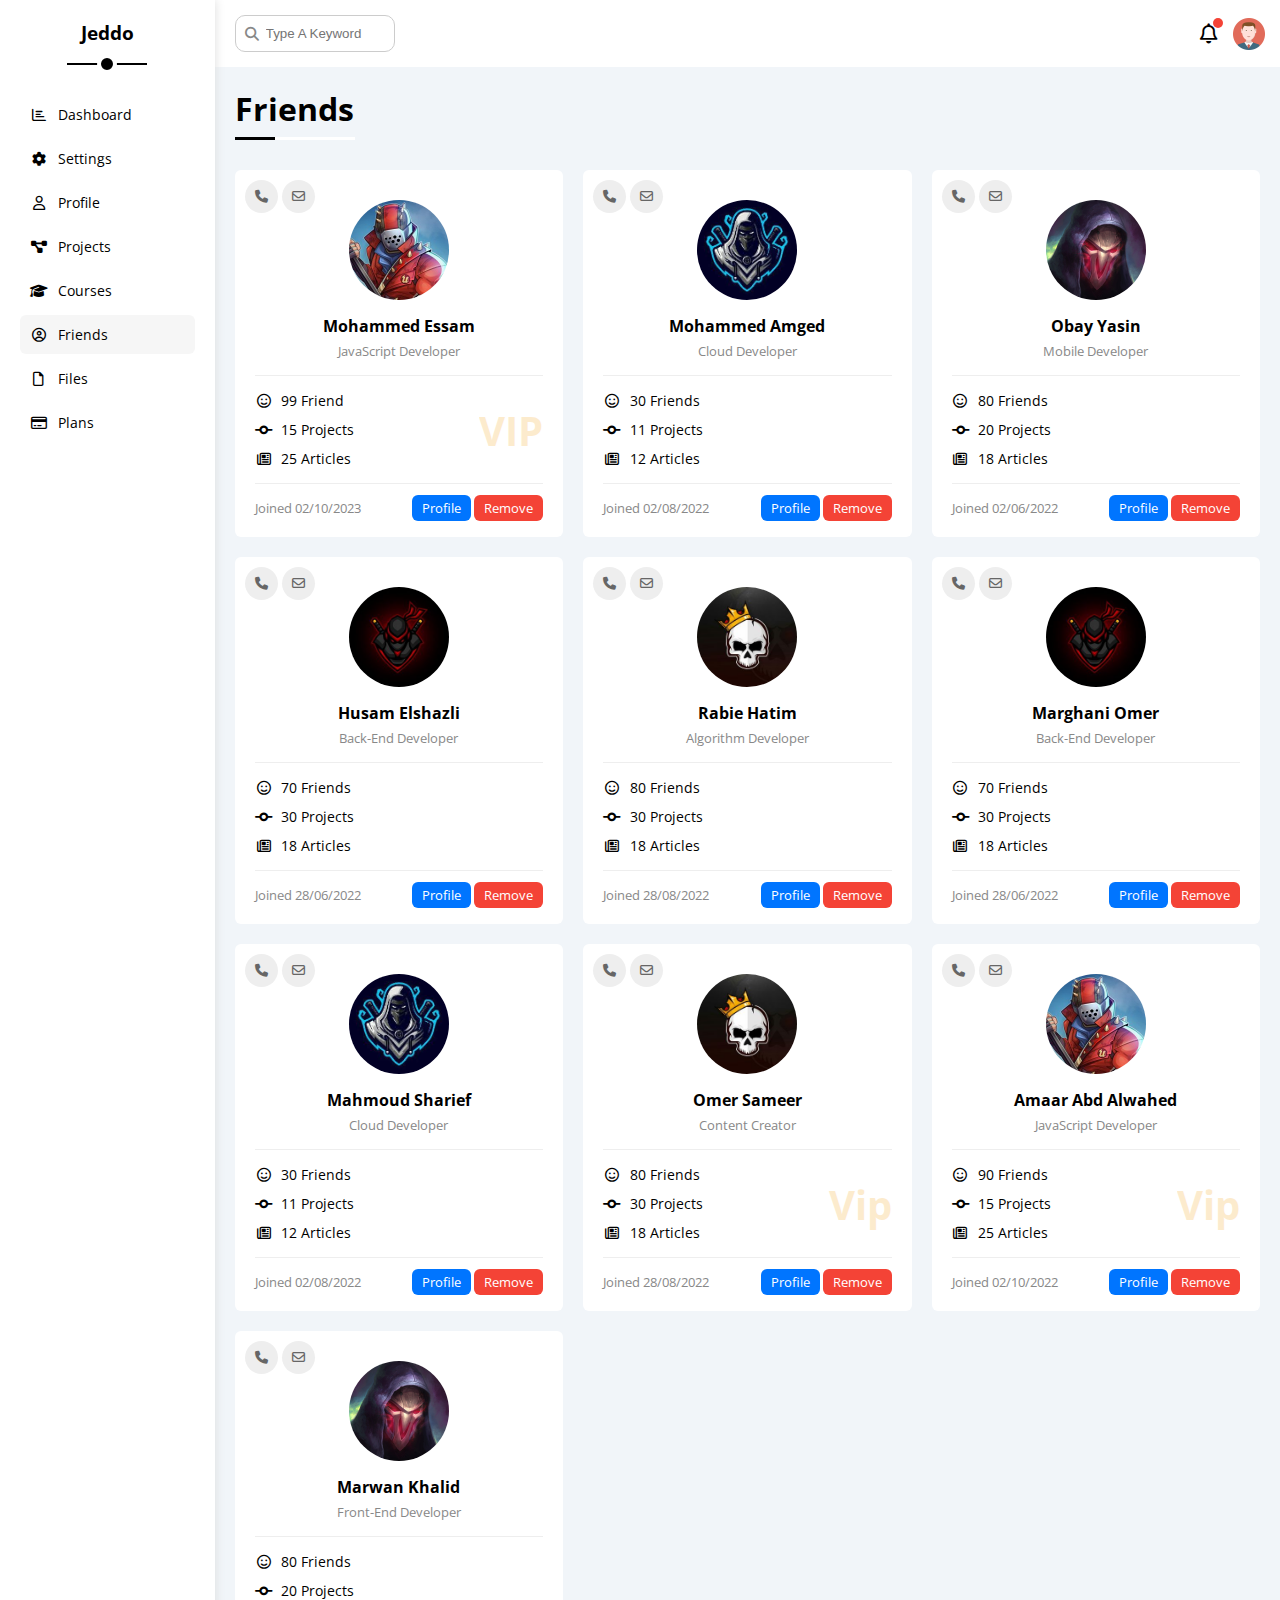
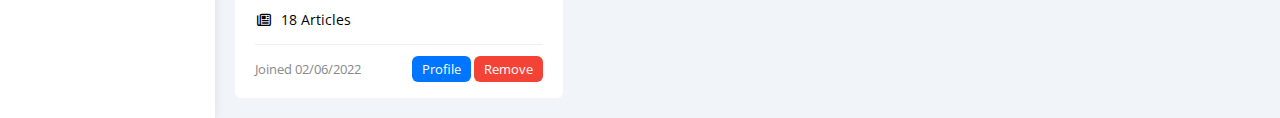
<file: Template_4/friends.html>
<!DOCTYPE html>
<html lang="en">

<head>
    <meta charset="UTF-8" />
    <meta http-equiv="X-UA-Compatible" content="IE=edge" />
    <meta name="viewport" content="width=device-width, initial-scale=1.0" />
    <title>Friends</title>
    <link rel="stylesheet" href="css/all.min.css" />
    <link rel="stylesheet" href="css/framework.css" />
    <link rel="stylesheet" href="css/master.css" />
    <link rel="preconnect" href="https://fonts.googleapis.com" />
    <link rel="preconnect" href="https://fonts.gstatic.com" crossorigin />
    <link href="https://fonts.googleapis.com/css2?family=Open+Sans:wght@300;500&#038;display=swap" rel="stylesheet" />
</head>

<body>
    <div class="page d-flex">
        <div class="sidebar bg-white p-20 p-relative">
            <h3 class="p-relative txt-c mt-0">Jeddo</h3>
            <ul>
                <li>
                    <a class="d-flex align-center fs-14 c-black rad-6 p-10" href="index.html">
                        <i class="fa-regular fa-chart-bar fa-fw"></i>
                        <span>Dashboard</span>
                    </a>
                </li>
                <li>
                    <a class="d-flex align-center fs-14 c-black rad-6 p-10" href="settings.html">
                        <i class="fa-solid fa-gear fa-fw"></i>
                        <span>Settings</span>
                    </a>
                </li>
                <li>
                    <a class="d-flex align-center fs-14 c-black rad-6 p-10" href="profile.html">
                        <i class="fa-regular fa-user fa-fw"></i>
                        <span>Profile</span>
                    </a>
                </li>
                <li>
                    <a class="d-flex align-center fs-14 c-black rad-6 p-10" href="projects.html">
                        <i class="fa-solid fa-diagram-project fa-fw"></i>
                        <span>Projects</span>
                    </a>
                </li>
                <li>
                    <a class="d-flex align-center fs-14 c-black rad-6 p-10" href="courses.html">
                        <i class="fa-solid fa-graduation-cap fa-fw"></i>
                        <span>Courses</span>
                    </a>
                </li>
                <li>
                    <a class="active d-flex align-center fs-14 c-black rad-6 p-10" href="friends.html">
                        <i class="fa-regular fa-circle-user fa-fw"></i>
                        <span>Friends</span>
                    </a>
                </li>
                <li>
                    <a class="d-flex align-center fs-14 c-black rad-6 p-10" href="files.html">
                        <i class="fa-regular fa-file fa-fw"></i>
                        <span>Files</span>
                    </a>
                </li>
                <li>
                    <a class="d-flex align-center fs-14 c-black rad-6 p-10" href="plans.html">
                        <i class="fa-regular fa-credit-card fa-fw"></i>
                        <span>Plans</span>
                    </a>
                </li>
            </ul>
        </div>
        <div class="content w-full">
            <!-- Start Head -->
            <div class="head bg-white p-15 between-flex">
                <div class="search p-relative">
                    <input class="p-10" type="search" placeholder="Type A Keyword" />
                </div>
                <div class="icons d-flex align-center">
                    <span class="notification p-relative">
                        <i class="fa-regular fa-bell fa-lg"></i>
                    </span>
                    <img decoding="async" src="imgs/avatar.png" alt="" />
                </div>
            </div>
            <!-- End Head -->
            <h1 class="p-relative">Friends</h1>
            <div class="friends-page d-grid m-20 gap-20">
                <div class="friend bg-white rad-6 p-20 p-relative">
                    <div class="contact">
                        <i class="fa-solid fa-phone"></i>
                        <i class="fa-regular fa-envelope"></i>
                    </div>
                    <div class="txt-c">
                        <img decoding="async" class="rad-half mt-10 mb-10 w-100 h-100" src="imgs/friend-01.jpg"
                            alt="" />
                        <h4 class="m-0">Mohammed Essam</h4>
                        <p class="c-grey fs-13 mt-5 mb-0">JavaScript Developer</p>
                    </div>
                    <div class="icons fs-14 p-relative">
                        <div class="mb-10">
                            <i class="fa-regular fa-face-smile fa-fw"></i>
                            <span>99 Friend</span>
                        </div>
                        <div class="mb-10">
                            <i class="fa-solid fa-code-commit fa-fw"></i>
                            <span>15 Projects</span>
                        </div>
                        <div>
                            <i class="fa-regular fa-newspaper fa-fw"></i>
                            <span>25 Articles</span>
                        </div>
                        <span class="vip fw-bold c-orange">VIP</span>
                    </div>
                    <div class="info between-flex fs-13">
                        <span class="c-grey">Joined 02/10/2023</span>
                        <div>
                            <a class="bg-blue c-white btn-shape" href="profile.html">Profile</a>
                            <a class="bg-red c-white btn-shape" href="#">Remove</a>
                        </div>
                    </div>
                </div>
                <div class="friend bg-white rad-6 p-20 p-relative">
                    <div class="contact">
                        <i class="fa-solid fa-phone"></i>
                        <i class="fa-regular fa-envelope"></i>
                    </div>
                    <div class="txt-c">
                        <img decoding="async" class="rad-half mt-10 mb-10 w-100 h-100" src="imgs/friend-02.jpg"
                            alt="" />
                        <h4 class="m-0">Mohammed Amged</h4>
                        <p class="c-grey fs-13 mt-5 mb-0">Cloud Developer</p>
                    </div>
                    <div class="icons fs-14 p-relative">
                        <div class="mb-10">
                            <i class="fa-regular fa-face-smile fa-fw"></i>
                            <span>30 Friends</span>
                        </div>
                        <div class="mb-10">
                            <i class="fa-solid fa-code-commit fa-fw"></i>
                            <span>11 Projects</span>
                        </div>
                        <div>
                            <i class="fa-regular fa-newspaper fa-fw"></i>
                            <span>12 Articles</span>
                        </div>
                    </div>
                    <div class="info between-flex fs-13">
                        <span class="c-grey">Joined 02/08/2022</span>
                        <div>
                            <a class="bg-blue c-white btn-shape" href="profile.html">Profile</a>
                            <a class="bg-red c-white btn-shape" href="">Remove</a>
                        </div>
                    </div>
                </div>
                <div class="friend bg-white rad-6 p-20 p-relative">
                    <div class="contact">
                        <i class="fa-solid fa-phone"></i>
                        <i class="fa-regular fa-envelope"></i>
                    </div>
                    <div class="txt-c">
                        <img decoding="async" class="rad-half mt-10 mb-10 w-100 h-100" src="imgs/friend-03.jpg"
                            alt="" />
                        <h4 class="m-0">Obay Yasin</h4>
                        <p class="c-grey fs-13 mt-5 mb-0">Mobile Developer</p>
                    </div>
                    <div class="icons fs-14 p-relative">
                        <div class="mb-10">
                            <i class="fa-regular fa-face-smile fa-fw"></i>
                            <span>80 Friends</span>
                        </div>
                        <div class="mb-10">
                            <i class="fa-solid fa-code-commit fa-fw"></i>
                            <span>20 Projects</span>
                        </div>
                        <div>
                            <i class="fa-regular fa-newspaper fa-fw"></i>
                            <span>18 Articles</span>
                        </div>
                    </div>
                    <div class="info between-flex fs-13">
                        <span class="c-grey">Joined 02/06/2022</span>
                        <div>
                            <a class="bg-blue c-white btn-shape" href="profile.html">Profile</a>
                            <a class="bg-red c-white btn-shape" href="">Remove</a>
                        </div>
                    </div>
                </div>
                <div class="friend bg-white rad-6 p-20 p-relative">
                    <div class="contact">
                        <i class="fa-solid fa-phone"></i>
                        <i class="fa-regular fa-envelope"></i>
                    </div>
                    <div class="txt-c">
                        <img decoding="async" class="rad-half mt-10 mb-10 w-100 h-100" src="imgs/friend-04.jpg"
                            alt="" />
                        <h4 class="m-0">Husam Elshazli</h4>
                        <p class="c-grey fs-13 mt-5 mb-0">Back-End Developer</p>
                    </div>
                    <div class="icons fs-14 p-relative">
                        <div class="mb-10">
                            <i class="fa-regular fa-face-smile fa-fw"></i>
                            <span>70 Friends</span>
                        </div>
                        <div class="mb-10">
                            <i class="fa-solid fa-code-commit fa-fw"></i>
                            <span>30 Projects</span>
                        </div>
                        <div>
                            <i class="fa-regular fa-newspaper fa-fw"></i>
                            <span>18 Articles</span>
                        </div>
                    </div>
                    <div class="info between-flex fs-13">
                        <span class="c-grey">Joined 28/06/2022</span>
                        <div>
                            <a class="bg-blue c-white btn-shape" href="profile.html">Profile</a>
                            <a class="bg-red c-white btn-shape" href="">Remove</a>
                        </div>
                    </div>
                </div>
                <div class="friend bg-white rad-6 p-20 p-relative">
                    <div class="contact">
                        <i class="fa-solid fa-phone"></i>
                        <i class="fa-regular fa-envelope"></i>
                    </div>
                    <div class="txt-c">
                        <img decoding="async" class="rad-half mt-10 mb-10 w-100 h-100" src="imgs/friend-05.jpg"
                            alt="" />
                        <h4 class="m-0">Rabie Hatim</h4>
                        <p class="c-grey fs-13 mt-5 mb-0">Algorithm Developer</p>
                    </div>
                    <div class="icons fs-14 p-relative">
                        <div class="mb-10">
                            <i class="fa-regular fa-face-smile fa-fw"></i>
                            <span>80 Friends</span>
                        </div>
                        <div class="mb-10">
                            <i class="fa-solid fa-code-commit fa-fw"></i>
                            <span>30 Projects</span>
                        </div>
                        <div>
                            <i class="fa-regular fa-newspaper fa-fw"></i>
                            <span>18 Articles</span>
                        </div>
                    </div>
                    <div class="info between-flex fs-13">
                        <span class="c-grey">Joined 28/08/2022</span>
                        <div>
                            <a class="bg-blue c-white btn-shape" href="profile.html">Profile</a>
                            <a class="bg-red c-white btn-shape" href="">Remove</a>
                        </div>
                    </div>
                </div>
                <div class="friend bg-white rad-6 p-20 p-relative">
                    <div class="contact">
                        <i class="fa-solid fa-phone"></i>
                        <i class="fa-regular fa-envelope"></i>
                    </div>
                    <div class="txt-c">
                        <img decoding="async" class="rad-half mt-10 mb-10 w-100 h-100" src="imgs/friend-04.jpg"
                            alt="" />
                        <h4 class="m-0">Marghani Omer</h4>
                        <p class="c-grey fs-13 mt-5 mb-0">Back-End Developer</p>
                    </div>
                    <div class="icons fs-14 p-relative">
                        <div class="mb-10">
                            <i class="fa-regular fa-face-smile fa-fw"></i>
                            <span>70 Friends</span>
                        </div>
                        <div class="mb-10">
                            <i class="fa-solid fa-code-commit fa-fw"></i>
                            <span>30 Projects</span>
                        </div>
                        <div>
                            <i class="fa-regular fa-newspaper fa-fw"></i>
                            <span>18 Articles</span>
                        </div>
                    </div>
                    <div class="info between-flex fs-13">
                        <span class="c-grey">Joined 28/06/2022</span>
                        <div>
                            <a class="bg-blue c-white btn-shape" href="profile.html">Profile</a>
                            <a class="bg-red c-white btn-shape" href="">Remove</a>
                        </div>
                    </div>
                </div>
                <div class="friend bg-white rad-6 p-20 p-relative">
                    <div class="contact">
                        <i class="fa-solid fa-phone"></i>
                        <i class="fa-regular fa-envelope"></i>
                    </div>
                    <div class="txt-c">
                        <img decoding="async" class="rad-half mt-10 mb-10 w-100 h-100" src="imgs/friend-02.jpg"
                            alt="" />
                        <h4 class="m-0">Mahmoud Sharief</h4>
                        <p class="c-grey fs-13 mt-5 mb-0">Cloud Developer</p>
                    </div>
                    <div class="icons fs-14 p-relative">
                        <div class="mb-10">
                            <i class="fa-regular fa-face-smile fa-fw"></i>
                            <span>30 Friends</span>
                        </div>
                        <div class="mb-10">
                            <i class="fa-solid fa-code-commit fa-fw"></i>
                            <span>11 Projects</span>
                        </div>
                        <div>
                            <i class="fa-regular fa-newspaper fa-fw"></i>
                            <span>12 Articles</span>
                        </div>
                    </div>
                    <div class="info between-flex fs-13">
                        <span class="c-grey">Joined 02/08/2022</span>
                        <div>
                            <a class="bg-blue c-white btn-shape" href="profile.html">Profile</a>
                            <a class="bg-red c-white btn-shape" href="">Remove</a>
                        </div>
                    </div>
                </div>
                <div class="friend bg-white rad-6 p-20 p-relative">
                    <div class="contact">
                        <i class="fa-solid fa-phone"></i>
                        <i class="fa-regular fa-envelope"></i>
                    </div>
                    <div class="txt-c">
                        <img decoding="async" class="rad-half mt-10 mb-10 w-100 h-100" src="imgs/friend-05.jpg"
                            alt="" />
                        <h4 class="m-0">Omer Sameer</h4>
                        <p class="c-grey fs-13 mt-5 mb-0">Content Creator</p>
                    </div>
                    <div class="icons fs-14 p-relative">
                        <div class="mb-10">
                            <i class="fa-regular fa-face-smile fa-fw"></i>
                            <span>80 Friends</span>
                        </div>
                        <div class="mb-10">
                            <i class="fa-solid fa-code-commit fa-fw"></i>
                            <span>30 Projects</span>
                        </div>
                        <div>
                            <i class="fa-regular fa-newspaper fa-fw"></i>
                            <span>18 Articles</span>
                        </div>
                        <span class="vip fw-bold c-orange">Vip</span>
                    </div>
                    <div class="info between-flex fs-13">
                        <span class="c-grey">Joined 28/08/2022</span>
                        <div>
                            <a class="bg-blue c-white btn-shape" href="profile.html">Profile</a>
                            <a class="bg-red c-white btn-shape" href="">Remove</a>
                        </div>
                    </div>
                </div>
                <div class="friend bg-white rad-6 p-20 p-relative">
                    <div class="contact">
                        <i class="fa-solid fa-phone"></i>
                        <i class="fa-regular fa-envelope"></i>
                    </div>
                    <div class="txt-c">
                        <img decoding="async" class="rad-half mt-10 mb-10 w-100 h-100" src="imgs/friend-01.jpg"
                            alt="" />
                        <h4 class="m-0">Amaar Abd Alwahed</h4>
                        <p class="c-grey fs-13 mt-5 mb-0">JavaScript Developer</p>
                    </div>
                    <div class="icons fs-14 p-relative">
                        <div class="mb-10">
                            <i class="fa-regular fa-face-smile fa-fw"></i>
                            <span>90 Friends</span>
                        </div>
                        <div class="mb-10">
                            <i class="fa-solid fa-code-commit fa-fw"></i>
                            <span>15 Projects</span>
                        </div>
                        <div>
                            <i class="fa-regular fa-newspaper fa-fw"></i>
                            <span>25 Articles</span>
                        </div>
                        <span class="vip fw-bold c-orange">Vip</span>
                    </div>
                    <div class="info between-flex fs-13">
                        <span class="c-grey">Joined 02/10/2022</span>
                        <div>
                            <a class="bg-blue c-white btn-shape" href="profile.html">Profile</a>
                            <a class="bg-red c-white btn-shape" href="">Remove</a>
                        </div>
                    </div>
                </div>
                <div class="friend bg-white rad-6 p-20 p-relative">
                    <div class="contact">
                        <i class="fa-solid fa-phone"></i>
                        <i class="fa-regular fa-envelope"></i>
                    </div>
                    <div class="txt-c">
                        <img decoding="async" class="rad-half mt-10 mb-10 w-100 h-100" src="imgs/friend-03.jpg"
                            alt="" />
                        <h4 class="m-0">Marwan Khalid</h4>
                        <p class="c-grey fs-13 mt-5 mb-0">Front-End Developer</p>
                    </div>
                    <div class="icons fs-14 p-relative">
                        <div class="mb-10">
                            <i class="fa-regular fa-face-smile fa-fw"></i>
                            <span>80 Friends</span>
                        </div>
                        <div class="mb-10">
                            <i class="fa-solid fa-code-commit fa-fw"></i>
                            <span>20 Projects</span>
                        </div>
                        <div>
                            <i class="fa-regular fa-newspaper fa-fw"></i>
                            <span>18 Articles</span>
                        </div>
                    </div>
                    <div class="info between-flex fs-13">
                        <span class="c-grey">Joined 02/06/2022</span>
                        <div>
                            <a class="bg-blue c-white btn-shape" href="profile.html">Profile</a>
                            <a class="bg-red c-white btn-shape" href="">Remove</a>
                        </div>
                    </div>
                </div>
            </div>
        </div>
    </div>
</body>

</html>
</file>
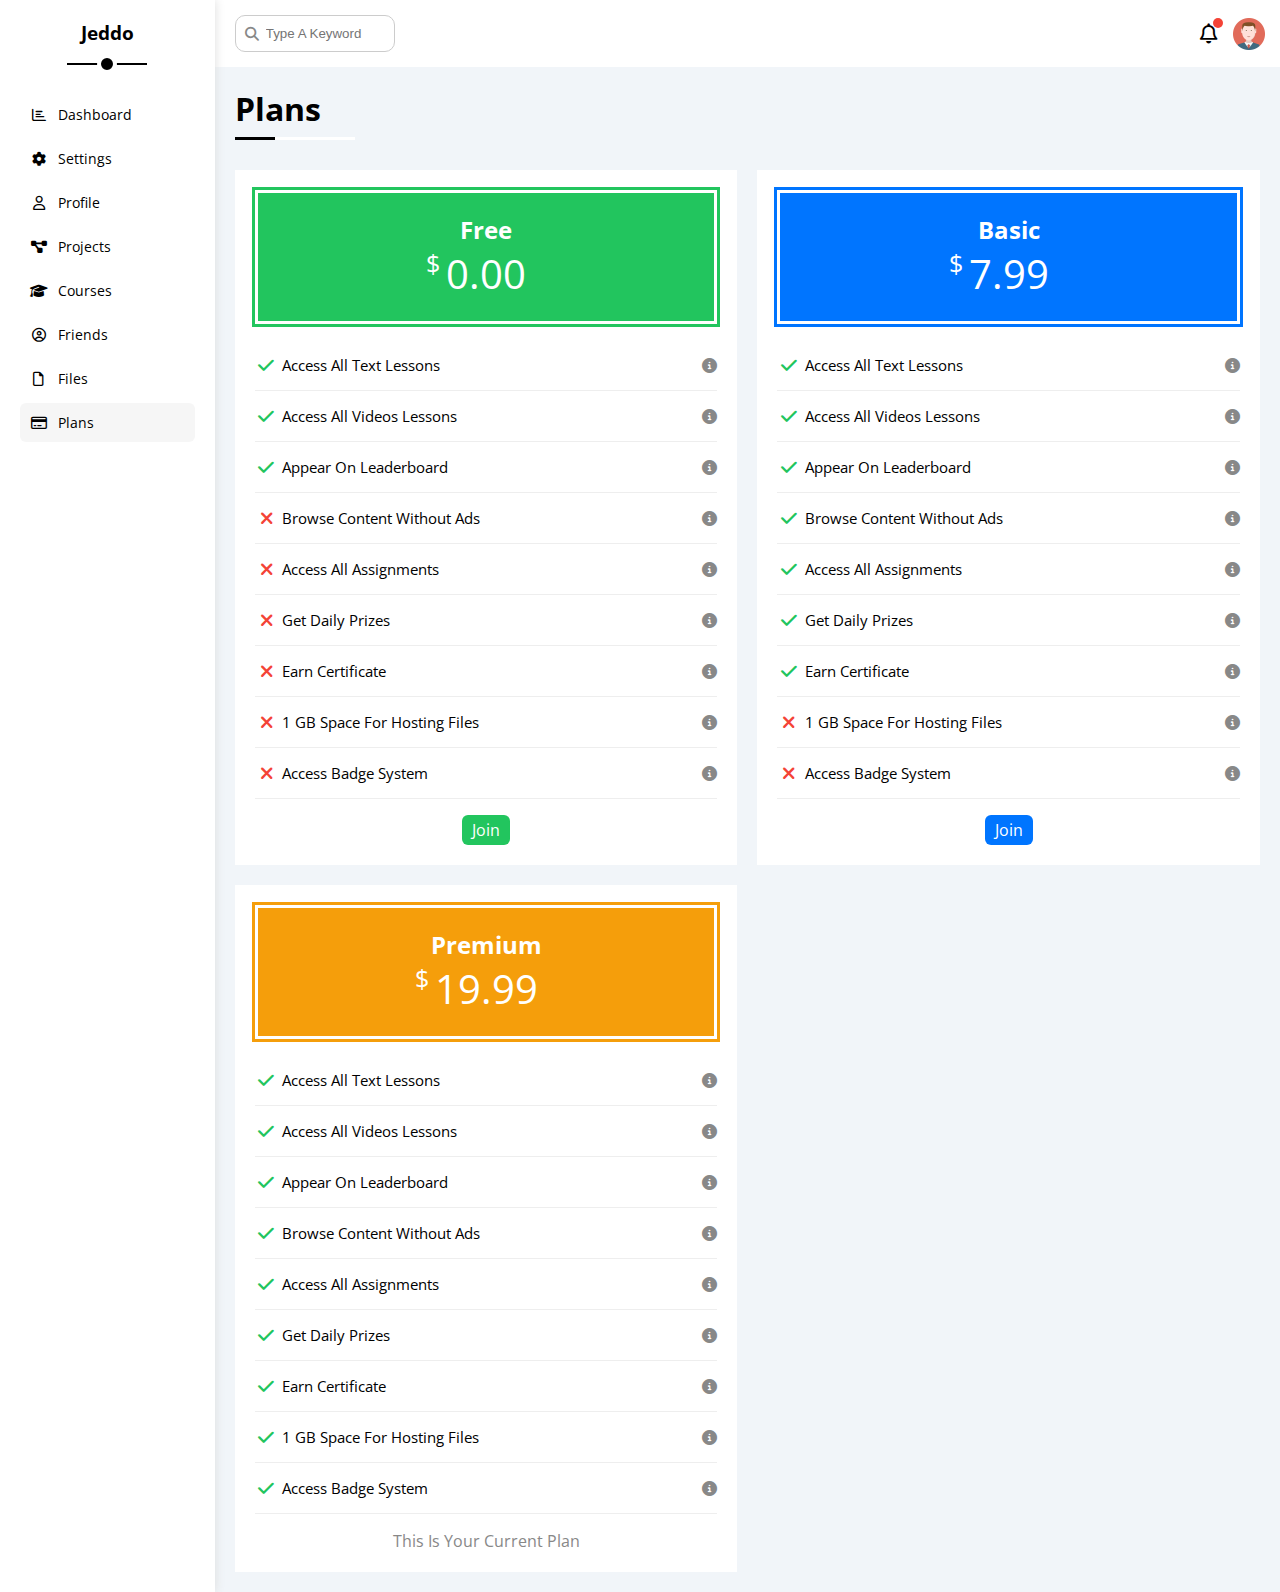
<file: Template_4/plans.html>
<!DOCTYPE html>
<html lang="en">

<head>
    <meta charset="UTF-8" />
    <meta http-equiv="X-UA-Compatible" content="IE=edge" />
    <meta name="viewport" content="width=device-width, initial-scale=1.0" />
    <title>Plans</title>
    <link rel="stylesheet" href="css/all.min.css" />
    <link rel="stylesheet" href="css/framework.css" />
    <link rel="stylesheet" href="css/master.css" />
    <link rel="preconnect" href="https://fonts.googleapis.com" />
    <link rel="preconnect" href="https://fonts.gstatic.com" crossorigin />
    <link href="https://fonts.googleapis.com/css2?family=Open+Sans:wght@300;500&#038;display=swap" rel="stylesheet" />
</head>

<body>
    <div class="page d-flex">
        <div class="sidebar bg-white p-20 p-relative">
            <h3 class="p-relative txt-c mt-0">Jeddo</h3>
            <ul>
                <li>
                    <a class="d-flex align-center fs-14 c-black rad-6 p-10" href="index.html">
                        <i class="fa-regular fa-chart-bar fa-fw"></i>
                        <span>Dashboard</span>
                    </a>
                </li>
                <li>
                    <a class="d-flex align-center fs-14 c-black rad-6 p-10" href="settings.html">
                        <i class="fa-solid fa-gear fa-fw"></i>
                        <span>Settings</span>
                    </a>
                </li>
                <li>
                    <a class="d-flex align-center fs-14 c-black rad-6 p-10" href="profile.html">
                        <i class="fa-regular fa-user fa-fw"></i>
                        <span>Profile</span>
                    </a>
                </li>
                <li>
                    <a class="d-flex align-center fs-14 c-black rad-6 p-10" href="projects.html">
                        <i class="fa-solid fa-diagram-project fa-fw"></i>
                        <span>Projects</span>
                    </a>
                </li>
                <li>
                    <a class="d-flex align-center fs-14 c-black rad-6 p-10" href="courses.html">
                        <i class="fa-solid fa-graduation-cap fa-fw"></i>
                        <span>Courses</span>
                    </a>
                </li>
                <li>
                    <a class="d-flex align-center fs-14 c-black rad-6 p-10" href="friends.html">
                        <i class="fa-regular fa-circle-user fa-fw"></i>
                        <span>Friends</span>
                    </a>
                </li>
                <li>
                    <a class="d-flex align-center fs-14 c-black rad-6 p-10" href="files.html">
                        <i class="fa-regular fa-file fa-fw"></i>
                        <span>Files</span>
                    </a>
                </li>
                <li>
                    <a class="active d-flex align-center fs-14 c-black rad-6 p-10" href="plans.html">
                        <i class="fa-regular fa-credit-card fa-fw"></i>
                        <span>Plans</span>
                    </a>
                </li>
            </ul>
        </div>
        <div class="content w-full">
            <!-- Start Head -->
            <div class="head bg-white p-15 between-flex">
                <div class="search p-relative">
                    <input class="p-10" type="search" placeholder="Type A Keyword" />
                </div>
                <div class="icons d-flex align-center">
                    <span class="notification p-relative">
                        <i class="fa-regular fa-bell fa-lg"></i>
                    </span>
                    <img decoding="async" src="imgs/avatar.png" alt="" />
                </div>
            </div>
            <!-- End Head -->
            <h1 class="p-relative">Plans</h1>
            <div class="plans-page d-grid m-20 gap-20">
                <div class="plan green bg-white p-20">
                    <div class="top bg-green txt-c p-20">
                        <h2 class="m-0 c-white">Free</h2>
                        <div class="price c-white"><span>$</span>0.00</div>
                    </div>
                    <ul>
                        <li>
                            <i class="fa-solid fa-check fa-fw yes"></i>
                            <span>Access All Text Lessons</span>
                            <i class="fa-solid fa-circle-info help"></i>
                        </li>
                        <li>
                            <i class="fa-solid fa-check fa-fw yes"></i>
                            <span>Access All Videos Lessons</span>
                            <i class="fa-solid fa-circle-info help"></i>
                        </li>
                        <li>
                            <i class="fa-solid fa-check fa-fw yes"></i>
                            <span>Appear On Leaderboard</span>
                            <i class="fa-solid fa-circle-info help"></i>
                        </li>
                        <li>
                            <i class="fa-solid fa-xmark fa-fw"></i>
                            <span>Browse Content Without Ads</span>
                            <i class="fa-solid fa-circle-info help"></i>
                        </li>
                        <li>
                            <i class="fa-solid fa-xmark fa-fw"></i>
                            <span>Access All Assignments</span>
                            <i class="fa-solid fa-circle-info help"></i>
                        </li>
                        <li>
                            <i class="fa-solid fa-xmark fa-fw"></i>
                            <span>Get Daily Prizes</span>
                            <i class="fa-solid fa-circle-info help"></i>
                        </li>
                        <li>
                            <i class="fa-solid fa-xmark fa-fw"></i>
                            <span>Earn Certificate</span>
                            <i class="fa-solid fa-circle-info help"></i>
                        </li>
                        <li>
                            <i class="fa-solid fa-xmark fa-fw"></i>
                            <span>1 GB Space For Hosting Files</span>
                            <i class="fa-solid fa-circle-info help"></i>
                        </li>
                        <li>
                            <i class="fa-solid fa-xmark fa-fw"></i>
                            <span>Access Badge System</span>
                            <i class="fa-solid fa-circle-info help"></i>
                        </li>
                    </ul>
                    <a href="#" class="btn-shape bg-green c-white d-block w-fit">Join</a>
                </div>
                <!-- Start Plan -->
                <div class="plan blue bg-white p-20">
                    <div class="top bg-blue txt-c p-20">
                        <h2 class="m-0 c-white">Basic</h2>
                        <div class="price c-white"><span>$</span>7.99</div>
                    </div>
                    <ul class="list-none p-0">
                        <li>
                            <i class="fa-solid fa-check fa-fw yes"></i>
                            <span>Access All Text Lessons</span>
                            <i class="fa-solid fa-circle-info help"></i>
                        </li>
                        <li>
                            <i class="fa-solid fa-check fa-fw yes"></i>
                            <span>Access All Videos Lessons</span>
                            <i class="fa-solid fa-circle-info help"></i>
                        </li>
                        <li>
                            <i class="fa-solid fa-check fa-fw yes"></i>
                            <span>Appear On Leaderboard</span>
                            <i class="fa-solid fa-circle-info help"></i>
                        </li>
                        <li>
                            <i class="fa-solid fa-check fa-fw yes"></i>
                            <span>Browse Content Without Ads</span>
                            <i class="fa-solid fa-circle-info help"></i>
                        </li>
                        <li>
                            <i class="fa-solid fa-check fa-fw yes"></i>
                            <span>Access All Assignments</span>
                            <i class="fa-solid fa-circle-info help"></i>
                        </li>
                        <li>
                            <i class="fa-solid fa-check fa-fw yes"></i>
                            <span>Get Daily Prizes</span>
                            <i class="fa-solid fa-circle-info help"></i>
                        </li>
                        <li>
                            <i class="fa-solid fa-check fa-fw yes"></i>
                            <span>Earn Certificate</span>
                            <i class="fa-solid fa-circle-info help"></i>
                        </li>
                        <li>
                            <i class="fa-solid fa-xmark fa-fw"></i>
                            <span>1 GB Space For Hosting Files</span>
                            <i class="fa-solid fa-circle-info help"></i>
                        </li>
                        <li>
                            <i class="fa-solid fa-xmark fa-fw"></i>
                            <span>Access Badge System</span>
                            <i class="fa-solid fa-circle-info help"></i>
                        </li>
                    </ul>
                    <a href="#" class="btn-shape bg-blue c-white d-block w-fit">Join</a>
                </div>
                <!-- End Plan -->
                <!-- Start Plan -->
                <div class="plan orange bg-white p-20">
                    <div class="top bg-orange txt-c p-20">
                        <h2 class="m-0 c-white">Premium</h2>
                        <div class="price c-white"><span>$</span>19.99</div>
                    </div>
                    <ul class="list-none p-0">
                        <li>
                            <i class="fa-solid fa-check fa-fw yes"></i>
                            <span>Access All Text Lessons</span>
                            <i class="fa-solid fa-circle-info help"></i>
                        </li>
                        <li>
                            <i class="fa-solid fa-check fa-fw yes"></i>
                            <span>Access All Videos Lessons</span>
                            <i class="fa-solid fa-circle-info help"></i>
                        </li>
                        <li>
                            <i class="fa-solid fa-check fa-fw yes"></i>
                            <span>Appear On Leaderboard</span>
                            <i class="fa-solid fa-circle-info help"></i>
                        </li>
                        <li>
                            <i class="fa-solid fa-check fa-fw yes"></i>
                            <span>Browse Content Without Ads</span>
                            <i class="fa-solid fa-circle-info help"></i>
                        </li>
                        <li>
                            <i class="fa-solid fa-check fa-fw yes"></i>
                            <span>Access All Assignments</span>
                            <i class="fa-solid fa-circle-info help"></i>
                        </li>
                        <li>
                            <i class="fa-solid fa-check fa-fw yes"></i>
                            <span>Get Daily Prizes</span>
                            <i class="fa-solid fa-circle-info help"></i>
                        </li>
                        <li>
                            <i class="fa-solid fa-check fa-fw yes"></i>
                            <span>Earn Certificate</span>
                            <i class="fa-solid fa-circle-info help"></i>
                        </li>
                        <li>
                            <i class="fa-solid fa-check fa-fw yes"></i>
                            <span>1 GB Space For Hosting Files</span>
                            <i class="fa-solid fa-circle-info help"></i>
                        </li>
                        <li>
                            <i class="fa-solid fa-check fa-fw yes"></i>
                            <span>Access Badge System</span>
                            <i class="fa-solid fa-circle-info help"></i>
                        </li>
                    </ul>
                    <p class="c-grey m-0 txt-c">This Is Your Current Plan</p>
                </div>
                <!-- End Plan -->
            </div>
        </div>
    </div>
</body>

</html>
</file>
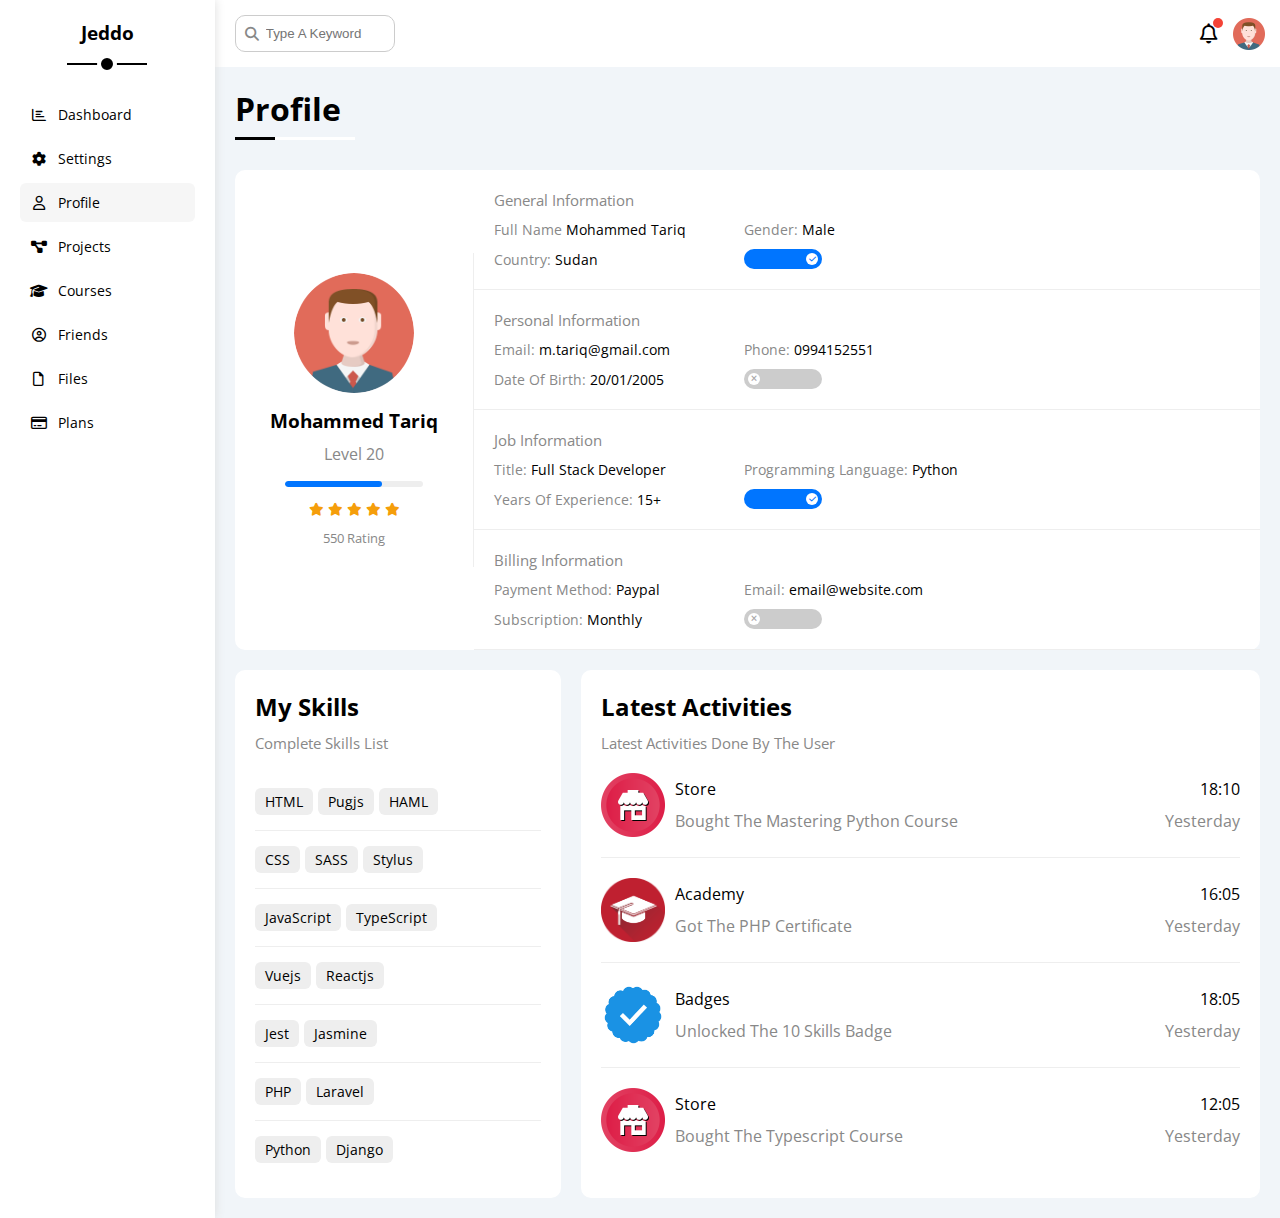
<file: Template_4/profile.html>
<!DOCTYPE html>
<html lang="en">

<head>
    <meta charset="UTF-8" />
    <meta http-equiv="X-UA-Compatible" content="IE=edge" />
    <meta name="viewport" content="width=device-width, initial-scale=1.0" />
    <title>Profile</title>
    <link rel="stylesheet" href="css/all.min.css" />
    <link rel="stylesheet" href="css/framework.css" />
    <link rel="stylesheet" href="css/master.css" />
    <link rel="preconnect" href="https://fonts.googleapis.com" />
    <link rel="preconnect" href="https://fonts.gstatic.com" crossorigin />
    <link href="https://fonts.googleapis.com/css2?family=Open+Sans:wght@300;500&#038;display=swap" rel="stylesheet" />
</head>

<body>
    <div class="page d-flex">
        <div class="sidebar bg-white p-20 p-relative">
            <h3 class="p-relative txt-c mt-0">Jeddo</h3>
            <ul>
                <li>
                    <a class="d-flex align-center fs-14 c-black rad-6 p-10" href="index.html">
                        <i class="fa-regular fa-chart-bar fa-fw"></i>
                        <span>Dashboard</span>
                    </a>
                </li>
                <li>
                    <a class="d-flex align-center fs-14 c-black rad-6 p-10" href="settings.html">
                        <i class="fa-solid fa-gear fa-fw"></i>
                        <span>Settings</span>
                    </a>
                </li>
                <li>
                    <a class="active d-flex align-center fs-14 c-black rad-6 p-10" href="profile.html">
                        <i class="fa-regular fa-user fa-fw"></i>
                        <span>Profile</span>
                    </a>
                </li>
                <li>
                    <a class="d-flex align-center fs-14 c-black rad-6 p-10" href="projects.html">
                        <i class="fa-solid fa-diagram-project fa-fw"></i>
                        <span>Projects</span>
                    </a>
                </li>
                <li>
                    <a class="d-flex align-center fs-14 c-black rad-6 p-10" href="courses.html">
                        <i class="fa-solid fa-graduation-cap fa-fw"></i>
                        <span>Courses</span>
                    </a>
                </li>
                <li>
                    <a class="d-flex align-center fs-14 c-black rad-6 p-10" href="friends.html">
                        <i class="fa-regular fa-circle-user fa-fw"></i>
                        <span>Friends</span>
                    </a>
                </li>
                <li>
                    <a class="d-flex align-center fs-14 c-black rad-6 p-10" href="files.html">
                        <i class="fa-regular fa-file fa-fw"></i>
                        <span>Files</span>
                    </a>
                </li>
                <li>
                    <a class="d-flex align-center fs-14 c-black rad-6 p-10" href="plans.html">
                        <i class="fa-regular fa-credit-card fa-fw"></i>
                        <span>Plans</span>
                    </a>
                </li>
            </ul>
        </div>
        <div class="content w-full">
            <!-- Start Head -->
            <div class="head bg-white p-15 between-flex">
                <div class="search p-relative">
                    <input class="p-10" type="search" placeholder="Type A Keyword" />
                </div>
                <div class="icons d-flex align-center">
                    <span class="notification p-relative">
                        <i class="fa-regular fa-bell fa-lg"></i>
                    </span>
                    <img decoding="async" src="imgs/avatar.png" alt="" />
                </div>
            </div>
            <!-- End Head -->
            <h1 class="p-relative">Profile</h1>
            <div class="profile-page m-20">
                <!-- Start Overview -->
                <div class="overview bg-white rad-10 d-flex align-center">
                    <div class="avatar-box txt-c p-20">
                        <img decoding="async" class="rad-half mb-10" src="imgs/avatar.png" alt="" />
                        <h3 class="m-0">Mohammed Tariq</h3>
                        <p class="c-grey mt-10">Level 20</p>
                        <div class="level rad-6 bg-eee p-relative">
                            <span style="width: 70%"></span>
                        </div>
                        <div class="rating mt-10 mb-10">
                            <i class="fa-solid fa-star c-orange fs-13"></i>
                            <i class="fa-solid fa-star c-orange fs-13"></i>
                            <i class="fa-solid fa-star c-orange fs-13"></i>
                            <i class="fa-solid fa-star c-orange fs-13"></i>
                            <i class="fa-solid fa-star c-orange fs-13"></i>
                        </div>
                        <p class="c-grey m-0 fs-13">550 Rating</p>
                    </div>
                    <div class="info-box w-full txt-c-mobile">
                        <!-- Start Information Row -->
                        <div class="box p-20 d-flex align-center">
                            <h4 class="c-grey fs-15 m-0 w-full">General Information</h4>
                            <div class="fs-14">
                                <span class="c-grey">Full Name</span>
                                <span>Mohammed Tariq</span>
                            </div>
                            <div class="fs-14">
                                <span class="c-grey">Gender:</span>
                                <span>Male</span>
                            </div>
                            <div class="fs-14">
                                <span class="c-grey">Country:</span>
                                <span>Sudan</span>
                            </div>
                            <div class="fs-14">
                                <label>
                                    <input class="toggle-checkbox" type="checkbox" checked />
                                    <div class="toggle-switch"></div>
                                </label>
                            </div>
                        </div>
                        <!-- End Information Row -->
                        <!-- Start Information Row -->
                        <div class="box p-20 d-flex align-center">
                            <h4 class="c-grey w-full fs-15 m-0">Personal Information</h4>
                            <div class="fs-14">
                                <span class="c-grey">Email:</span>
                                <span>m.tariq@gmail.com</span>
                            </div>
                            <div class="fs-14">
                                <span class="c-grey">Phone:</span>
                                <span>0994152551</span>
                            </div>
                            <div class="fs-14">
                                <span class="c-grey">Date Of Birth:</span>
                                <span>20/01/2005</span>
                            </div>
                            <div class="fs-14">
                                <label>
                                    <input class="toggle-checkbox" type="checkbox" />
                                    <div class="toggle-switch"></div>
                                </label>
                            </div>
                        </div>
                        <!-- End Information Row -->
                        <!-- Start Information Row -->
                        <div class="box p-20 d-flex align-center">
                            <h4 class="c-grey w-full fs-15 m-0">Job Information</h4>
                            <div class="fs-14">
                                <span class="c-grey">Title:</span>
                                <span>Full Stack Developer</span>
                            </div>
                            <div class="fs-14">
                                <span class="c-grey">Programming Language:</span>
                                <span>Python</span>
                            </div>
                            <div class="fs-14">
                                <span class="c-grey">Years Of Experience:</span>
                                <span>15+</span>
                            </div>
                            <div class="fs-14">
                                <label>
                                    <input class="toggle-checkbox" type="checkbox" checked />
                                    <div class="toggle-switch"></div>
                                </label>
                            </div>
                        </div>
                        <!-- End Information Row -->
                        <!-- Start Information Row -->
                        <div class="box p-20 d-flex align-center">
                            <h4 class="c-grey w-full fs-15 m-0">Billing Information</h4>
                            <div class="fs-14">
                                <span class="c-grey">Payment Method:</span>
                                <span>Paypal</span>
                            </div>
                            <div class="fs-14">
                                <span class="c-grey">Email:</span>
                                <span>email@website.com</span>
                            </div>
                            <div class="fs-14">
                                <span class="c-grey">Subscription:</span>
                                <span>Monthly</span>
                            </div>
                            <div class="fs-14">
                                <label>
                                    <input class="toggle-checkbox" type="checkbox" />
                                    <div class="toggle-switch"></div>
                                </label>
                            </div>
                        </div>
                        <!-- End Information Row -->
                    </div>
                </div>
                <!-- End Overview -->
                <!-- Start Other Data -->
                <div class="other-data d-flex gap-20">
                    <div class="skills-card p-20 bg-white rad-10 mt-20">
                        <h2 class="mt-0 mb-10">My Skills</h2>
                        <p class="mt-0 mb-20 c-grey fs-15">Complete Skills List</p>
                        <ul class="m-0 txt-c-mobile">
                            <li><span>HTML</span><span>Pugjs</span><span>HAML</span></li>
                            <li><span>CSS</span><span>SASS</span><span>Stylus</span></li>
                            <li><span>JavaScript</span><span>TypeScript</span></li>
                            <li><span>Vuejs</span><span>Reactjs</span></li>
                            <li><span>Jest</span><span>Jasmine</span></li>
                            <li><span>PHP</span><span>Laravel</span></li>
                            <li><span>Python</span><span>Django</span></li>
                        </ul>
                    </div>
                    <div class="activities p-20 bg-white rad-10 mt-20">
                        <h2 class="mt-0 mb-10">Latest Activities</h2>
                        <p class="mt-0 mb-20 c-grey fs-15">Latest Activities Done By The User</p>
                        <div class="activity d-flex align-center txt-c-mobile">
                            <img decoding="async" src="imgs/activity-01.png" alt="" />
                            <div class="info">
                                <span class="d-block mb-10">Store</span>
                                <span class="c-grey">Bought The Mastering Python Course</span>
                            </div>
                            <div class="date">
                                <span class="d-block mb-10">18:10</span>
                                <span class="c-grey">Yesterday</span>
                            </div>
                        </div>
                        <div class="activity d-flex align-center txt-c-mobile">
                            <img decoding="async" src="imgs/activity-02.png" alt="" />
                            <div class="info">
                                <span class="d-block mb-10">Academy</span>
                                <span class="c-grey">Got The PHP Certificate</span>
                            </div>
                            <div class="date">
                                <span class="d-block mb-10">16:05</span>
                                <span class="c-grey">Yesterday</span>
                            </div>
                        </div>
                        <div class="activity d-flex align-center txt-c-mobile">
                            <img decoding="async" src="imgs/activity-03.png" alt="" />
                            <div class="info">
                                <span class="d-block mb-10">Badges</span>
                                <span class="c-grey">Unlocked The 10 Skills Badge</span>
                            </div>
                            <div class="date">
                                <span class="d-block mb-10">18:05</span>
                                <span class="c-grey">Yesterday</span>
                            </div>
                        </div>
                        <div class="activity d-flex align-center txt-c-mobile">
                            <img decoding="async" src="imgs/activity-01.png" alt="" />
                            <div class="info">
                                <span class="d-block mb-10">Store</span>
                                <span class="c-grey">Bought The Typescript Course</span>
                            </div>
                            <div class="date">
                                <span class="d-block mb-10">12:05</span>
                                <span class="c-grey">Yesterday</span>
                            </div>
                        </div>
                    </div>
                </div>
                <!-- End Other Data -->
            </div>
        </div>
    </div>
</body>

</html>
</file>
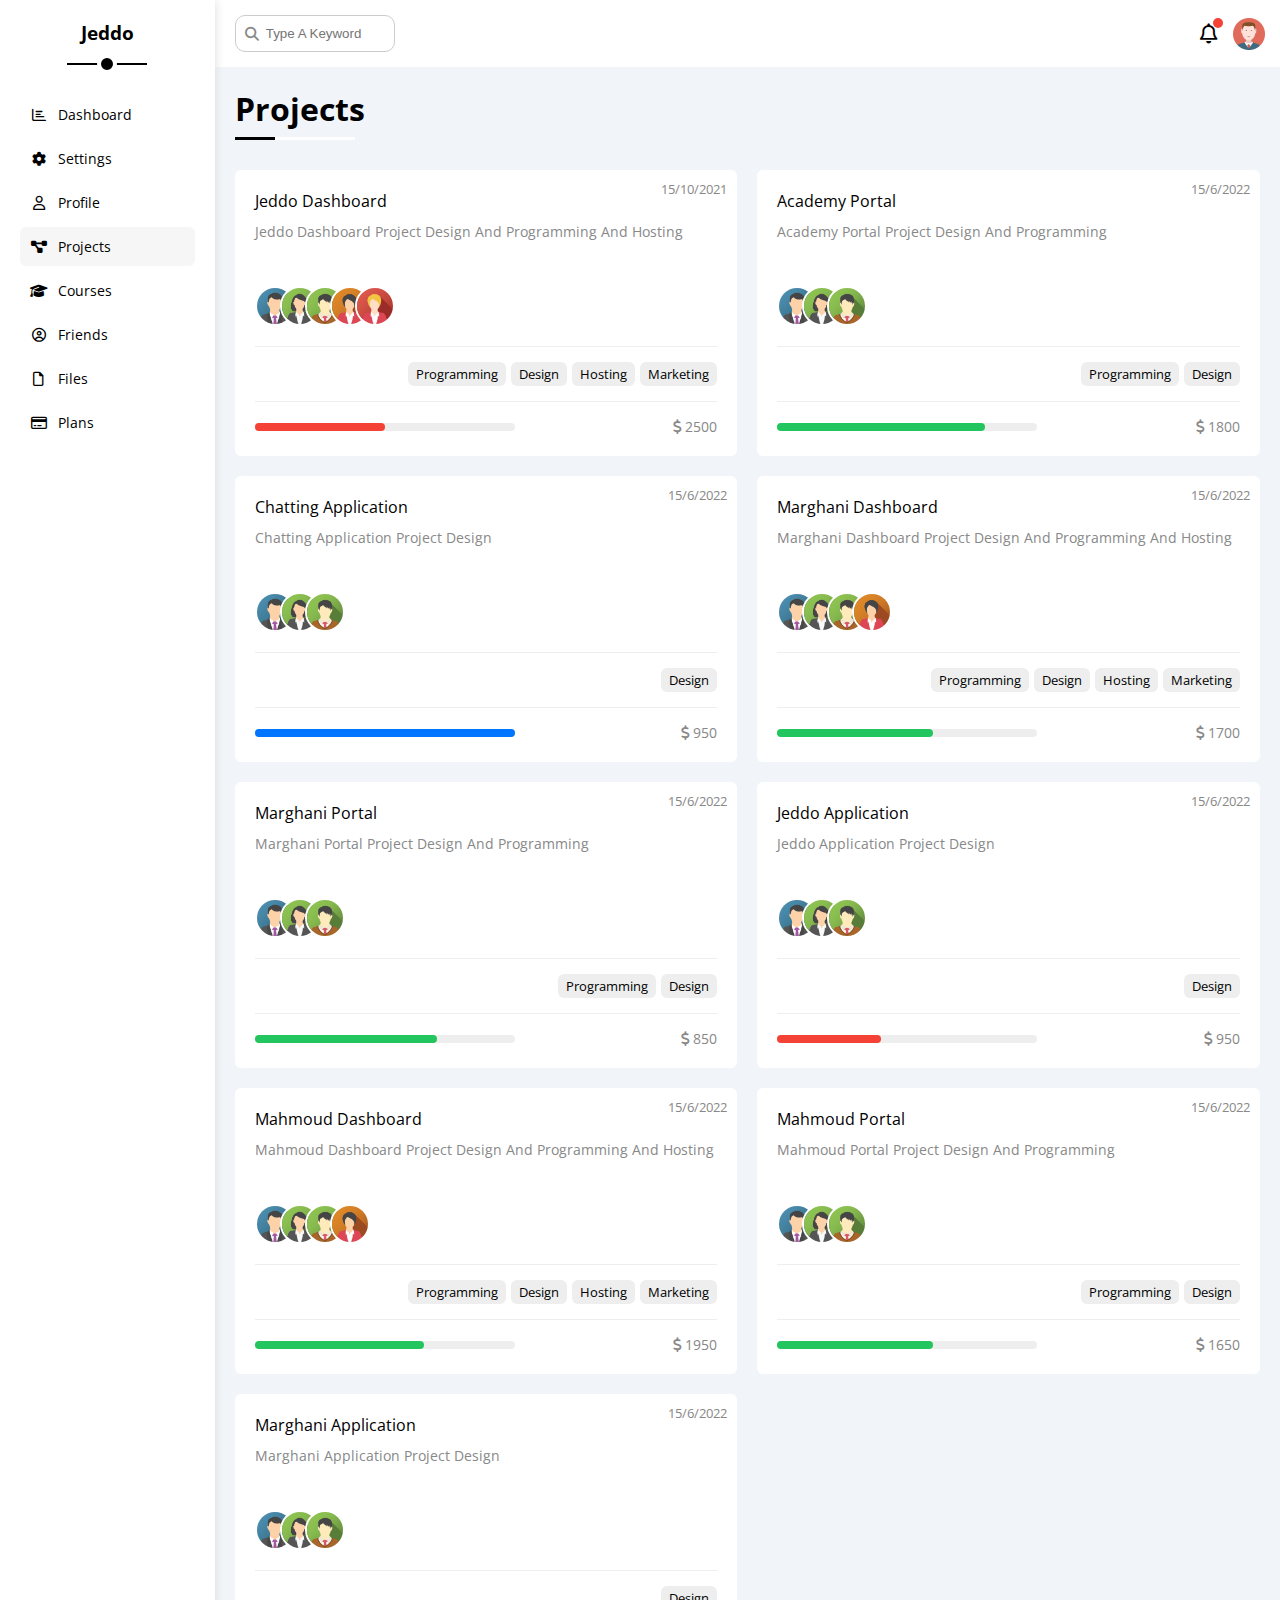
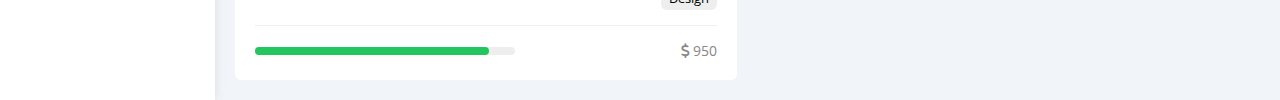
<file: Template_4/projects.html>
<!DOCTYPE html>
<html lang="en">

<head>
    <meta charset="UTF-8" />
    <meta http-equiv="X-UA-Compatible" content="IE=edge" />
    <meta name="viewport" content="width=device-width, initial-scale=1.0" />
    <title>Projects</title>
    <link rel="stylesheet" href="css/all.min.css" />
    <link rel="stylesheet" href="css/framework.css" />
    <link rel="stylesheet" href="css/master.css" />
    <link rel="preconnect" href="https://fonts.googleapis.com" />
    <link rel="preconnect" href="https://fonts.gstatic.com" crossorigin />
    <link href="https://fonts.googleapis.com/css2?family=Open+Sans:wght@300;500&#038;display=swap" rel="stylesheet" />
</head>

<body>
    <div class="page d-flex">
        <div class="sidebar bg-white p-20 p-relative">
            <h3 class="p-relative txt-c mt-0">Jeddo</h3>
            <ul>
                <li>
                    <a class="d-flex align-center fs-14 c-black rad-6 p-10" href="index.html">
                        <i class="fa-regular fa-chart-bar fa-fw"></i>
                        <span>Dashboard</span>
                    </a>
                </li>
                <li>
                    <a class="d-flex align-center fs-14 c-black rad-6 p-10" href="settings.html">
                        <i class="fa-solid fa-gear fa-fw"></i>
                        <span>Settings</span>
                    </a>
                </li>
                <li>
                    <a class="d-flex align-center fs-14 c-black rad-6 p-10" href="profile.html">
                        <i class="fa-regular fa-user fa-fw"></i>
                        <span>Profile</span>
                    </a>
                </li>
                <li>
                    <a class="active d-flex align-center fs-14 c-black rad-6 p-10" href="projects.html">
                        <i class="fa-solid fa-diagram-project fa-fw"></i>
                        <span>Projects</span>
                    </a>
                </li>
                <li>
                    <a class="d-flex align-center fs-14 c-black rad-6 p-10" href="courses.html">
                        <i class="fa-solid fa-graduation-cap fa-fw"></i>
                        <span>Courses</span>
                    </a>
                </li>
                <li>
                    <a class="d-flex align-center fs-14 c-black rad-6 p-10" href="friends.html">
                        <i class="fa-regular fa-circle-user fa-fw"></i>
                        <span>Friends</span>
                    </a>
                </li>
                <li>
                    <a class="d-flex align-center fs-14 c-black rad-6 p-10" href="files.html">
                        <i class="fa-regular fa-file fa-fw"></i>
                        <span>Files</span>
                    </a>
                </li>
                <li>
                    <a class="d-flex align-center fs-14 c-black rad-6 p-10" href="plans.html">
                        <i class="fa-regular fa-credit-card fa-fw"></i>
                        <span>Plans</span>
                    </a>
                </li>
            </ul>
        </div>
        <div class="content w-full">
            <!-- Start Head -->
            <div class="head bg-white p-15 between-flex">
                <div class="search p-relative">
                    <input class="p-10" type="search" placeholder="Type A Keyword" />
                </div>
                <div class="icons d-flex align-center">
                    <span class="notification p-relative">
                        <i class="fa-regular fa-bell fa-lg"></i>
                    </span>
                    <img decoding="async" src="imgs/avatar.png" alt="" />
                </div>
            </div>
            <!-- End Head -->
            <h1 class="p-relative">Projects</h1>
            <div class="projects-page d-grid m-20 gap-20">
                <div class="project bg-white p-20 rad-6 p-relative">
                    <span class="date fs-13 c-grey">15/10/2021</span>
                    <h4 class="m-0">Jeddo Dashboard</h4>
                    <p class="c-grey mt-10 mb-10 fs-14">Jeddo Dashboard Project Design And Programming And Hosting</p>
                    <div class="team">
                        <a href="#"><img decoding="async" src="imgs/team-01.png" alt="" /></a>
                        <a href="#"><img decoding="async" src="imgs/team-02.png" alt="" /></a>
                        <a href="#"><img decoding="async" src="imgs/team-03.png" alt="" /></a>
                        <a href="#"><img decoding="async" src="imgs/team-04.png" alt="" /></a>
                        <a href="#"><img decoding="async" src="imgs/team-05.png" alt="" /></a>
                    </div>
                    <div class="do d-flex">
                        <span class="fs-13 rad-6 bg-eee">Programming</span>
                        <span class="fs-13 rad-6 bg-eee">Design</span>
                        <span class="fs-13 rad-6 bg-eee">Hosting</span>
                        <span class="fs-13 rad-6 bg-eee">Marketing</span>
                    </div>
                    <div class="info between-flex">
                        <div class="prog bg-eee">
                            <span class="bg-red" style="width: 50%"></span>
                        </div>
                        <div class="fs-14 c-grey">
                            <i class="fa-solid fa-dollar-sign"></i>
                            2500
                        </div>
                    </div>
                </div>
                <div class="project bg-white p-20 rad-6 p-relative">
                    <span class="date fs-13 c-grey">15/6/2022</span>
                    <h4 class="m-0">Academy Portal</h4>
                    <p class="c-grey mt-10 mb-10 fs-14">Academy Portal Project Design And Programming</p>
                    <div class="team">
                        <a href="#"><img decoding="async" src="imgs/team-01.png" alt="" /></a>
                        <a href="#"><img decoding="async" src="imgs/team-02.png" alt="" /></a>
                        <a href="#"><img decoding="async" src="imgs/team-03.png" alt="" /></a>
                    </div>
                    <div class="do d-flex">
                        <span class="fs-13 rad-6 bg-eee">Programming</span>
                        <span class="fs-13 rad-6 bg-eee">Design</span>
                    </div>
                    <div class="info between-flex">
                        <div class="prog bg-eee">
                            <span class="bg-green" style="width: 80%"></span>
                        </div>
                        <div class="fs-14 c-grey">
                            <i class="fa-solid fa-dollar-sign"></i>
                            1800
                        </div>
                    </div>
                </div>
                <div class="project bg-white p-20 rad-6 p-relative">
                    <span class="date fs-13 c-grey">15/6/2022</span>
                    <h4 class="m-0">Chatting Application</h4>
                    <p class="c-grey mt-10 mb-10 fs-14">Chatting Application Project Design</p>
                    <div class="team">
                        <a href="#"><img decoding="async" src="imgs/team-01.png" alt="" /></a>
                        <a href="#"><img decoding="async" src="imgs/team-02.png" alt="" /></a>
                        <a href="#"><img decoding="async" src="imgs/team-03.png" alt="" /></a>
                    </div>
                    <div class="do d-flex">
                        <span class="fs-13 rad-6 bg-eee">Design</span>
                    </div>
                    <div class="info between-flex">
                        <div class="prog bg-eee">
                            <span class="bg-blue" style="width: 100%"></span>
                        </div>
                        <div class="fs-14 c-grey">
                            <i class="fa-solid fa-dollar-sign"></i>
                            950
                        </div>
                    </div>
                </div>
                <div class="project bg-white p-20 rad-6 p-relative">
                    <span class="date fs-13 c-grey">15/6/2022</span>
                    <h4 class="m-0">Marghani Dashboard</h4>
                    <p class="c-grey mt-10 mb-10 fs-14">Marghani Dashboard Project Design And Programming And Hosting
                    </p>
                    <div class="team">
                        <a href="#"><img decoding="async" src="imgs/team-01.png" alt="" /></a>
                        <a href="#"><img decoding="async" src="imgs/team-02.png" alt="" /></a>
                        <a href="#"><img decoding="async" src="imgs/team-03.png" alt="" /></a>
                        <a href="#"><img decoding="async" src="imgs/team-04.png" alt="" /></a>
                    </div>
                    <div class="do d-flex">
                        <span class="fs-13 rad-6 bg-eee">Programming</span>
                        <span class="fs-13 rad-6 bg-eee">Design</span>
                        <span class="fs-13 rad-6 bg-eee">Hosting</span>
                        <span class="fs-13 rad-6 bg-eee">Marketing</span>
                    </div>
                    <div class="info between-flex">
                        <div class="prog bg-eee">
                            <span class="bg-green" style="width: 60%"></span>
                        </div>
                        <div class="fs-14 c-grey">
                            <i class="fa-solid fa-dollar-sign"></i>
                            1700
                        </div>
                    </div>
                </div>
                <div class="project bg-white p-20 rad-6 p-relative">
                    <span class="date fs-13 c-grey">15/6/2022</span>
                    <h4 class="m-0">Marghani Portal</h4>
                    <p class="c-grey mt-10 mb-10 fs-14">Marghani Portal Project Design And Programming</p>
                    <div class="team">
                        <a href="#"><img decoding="async" src="imgs/team-01.png" alt="" /></a>
                        <a href="#"><img decoding="async" src="imgs/team-02.png" alt="" /></a>
                        <a href="#"><img decoding="async" src="imgs/team-03.png" alt="" /></a>
                    </div>
                    <div class="do d-flex">
                        <span class="fs-13 rad-6 bg-eee">Programming</span>
                        <span class="fs-13 rad-6 bg-eee">Design</span>
                    </div>
                    <div class="info between-flex">
                        <div class="prog bg-eee">
                            <span class="bg-green" style="width: 70%"></span>
                        </div>
                        <div class="fs-14 c-grey">
                            <i class="fa-solid fa-dollar-sign"></i>
                            850
                        </div>
                    </div>
                </div>
                <div class="project bg-white p-20 rad-6 p-relative">
                    <span class="date fs-13 c-grey">15/6/2022</span>
                    <h4 class="m-0">Jeddo Application</h4>
                    <p class="c-grey mt-10 mb-10 fs-14">Jeddo Application Project Design</p>
                    <div class="team">
                        <a href="#"><img decoding="async" src="imgs/team-01.png" alt="" /></a>
                        <a href="#"><img decoding="async" src="imgs/team-02.png" alt="" /></a>
                        <a href="#"><img decoding="async" src="imgs/team-03.png" alt="" /></a>
                    </div>
                    <div class="do d-flex">
                        <span class="fs-13 rad-6 bg-eee">Design</span>
                    </div>
                    <div class="info between-flex">
                        <div class="prog bg-eee">
                            <span class="bg-red" style="width: 40%"></span>
                        </div>
                        <div class="fs-14 c-grey">
                            <i class="fa-solid fa-dollar-sign"></i>
                            950
                        </div>
                    </div>
                </div>
                <div class="project bg-white p-20 rad-6 p-relative">
                    <span class="date fs-13 c-grey">15/6/2022</span>
                    <h4 class="m-0">Mahmoud Dashboard</h4>
                    <p class="c-grey mt-10 mb-10 fs-14">Mahmoud Dashboard Project Design And Programming And Hosting</p>
                    <div class="team">
                        <a href="#"><img decoding="async" src="imgs/team-01.png" alt="" /></a>
                        <a href="#"><img decoding="async" src="imgs/team-02.png" alt="" /></a>
                        <a href="#"><img decoding="async" src="imgs/team-03.png" alt="" /></a>
                        <a href="#"><img decoding="async" src="imgs/team-04.png" alt="" /></a>
                    </div>
                    <div class="do d-flex">
                        <span class="fs-13 rad-6 bg-eee">Programming</span>
                        <span class="fs-13 rad-6 bg-eee">Design</span>
                        <span class="fs-13 rad-6 bg-eee">Hosting</span>
                        <span class="fs-13 rad-6 bg-eee">Marketing</span>
                    </div>
                    <div class="info between-flex">
                        <div class="prog bg-eee">
                            <span class="bg-green" style="width: 65%"></span>
                        </div>
                        <div class="fs-14 c-grey">
                            <i class="fa-solid fa-dollar-sign"></i>
                            1950
                        </div>
                    </div>
                </div>
                <div class="project bg-white p-20 rad-6 p-relative">
                    <span class="date fs-13 c-grey">15/6/2022</span>
                    <h4 class="m-0">Mahmoud Portal</h4>
                    <p class="c-grey mt-10 mb-10 fs-14">Mahmoud Portal Project Design And Programming</p>
                    <div class="team">
                        <a href="#"><img decoding="async" src="imgs/team-01.png" alt="" /></a>
                        <a href="#"><img decoding="async" src="imgs/team-02.png" alt="" /></a>
                        <a href="#"><img decoding="async" src="imgs/team-03.png" alt="" /></a>
                    </div>
                    <div class="do d-flex">
                        <span class="fs-13 rad-6 bg-eee">Programming</span>
                        <span class="fs-13 rad-6 bg-eee">Design</span>
                    </div>
                    <div class="info between-flex">
                        <div class="prog bg-eee">
                            <span class="bg-green" style="width: 60%"></span>
                        </div>
                        <div class="fs-14 c-grey">
                            <i class="fa-solid fa-dollar-sign"></i>
                            1650
                        </div>
                    </div>
                </div>
                <div class="project bg-white p-20 rad-6 p-relative">
                    <span class="date fs-13 c-grey">15/6/2022</span>
                    <h4 class="m-0">Marghani Application</h4>
                    <p class="c-grey mt-10 mb-10 fs-14">Marghani Application Project Design</p>
                    <div class="team">
                        <a href="#"><img decoding="async" src="imgs/team-01.png" alt="" /></a>
                        <a href="#"><img decoding="async" src="imgs/team-02.png" alt="" /></a>
                        <a href="#"><img decoding="async" src="imgs/team-03.png" alt="" /></a>
                    </div>
                    <div class="do d-flex">
                        <span class="fs-13 rad-6 bg-eee">Design</span>
                    </div>
                    <div class="info between-flex">
                        <div class="prog bg-eee">
                            <span class="bg-green" style="width: 90%"></span>
                        </div>
                        <div class="fs-14 c-grey">
                            <i class="fa-solid fa-dollar-sign"></i>
                            950
                        </div>
                    </div>
                </div>
            </div>
        </div>
    </div>
</body>

</html>
</file>
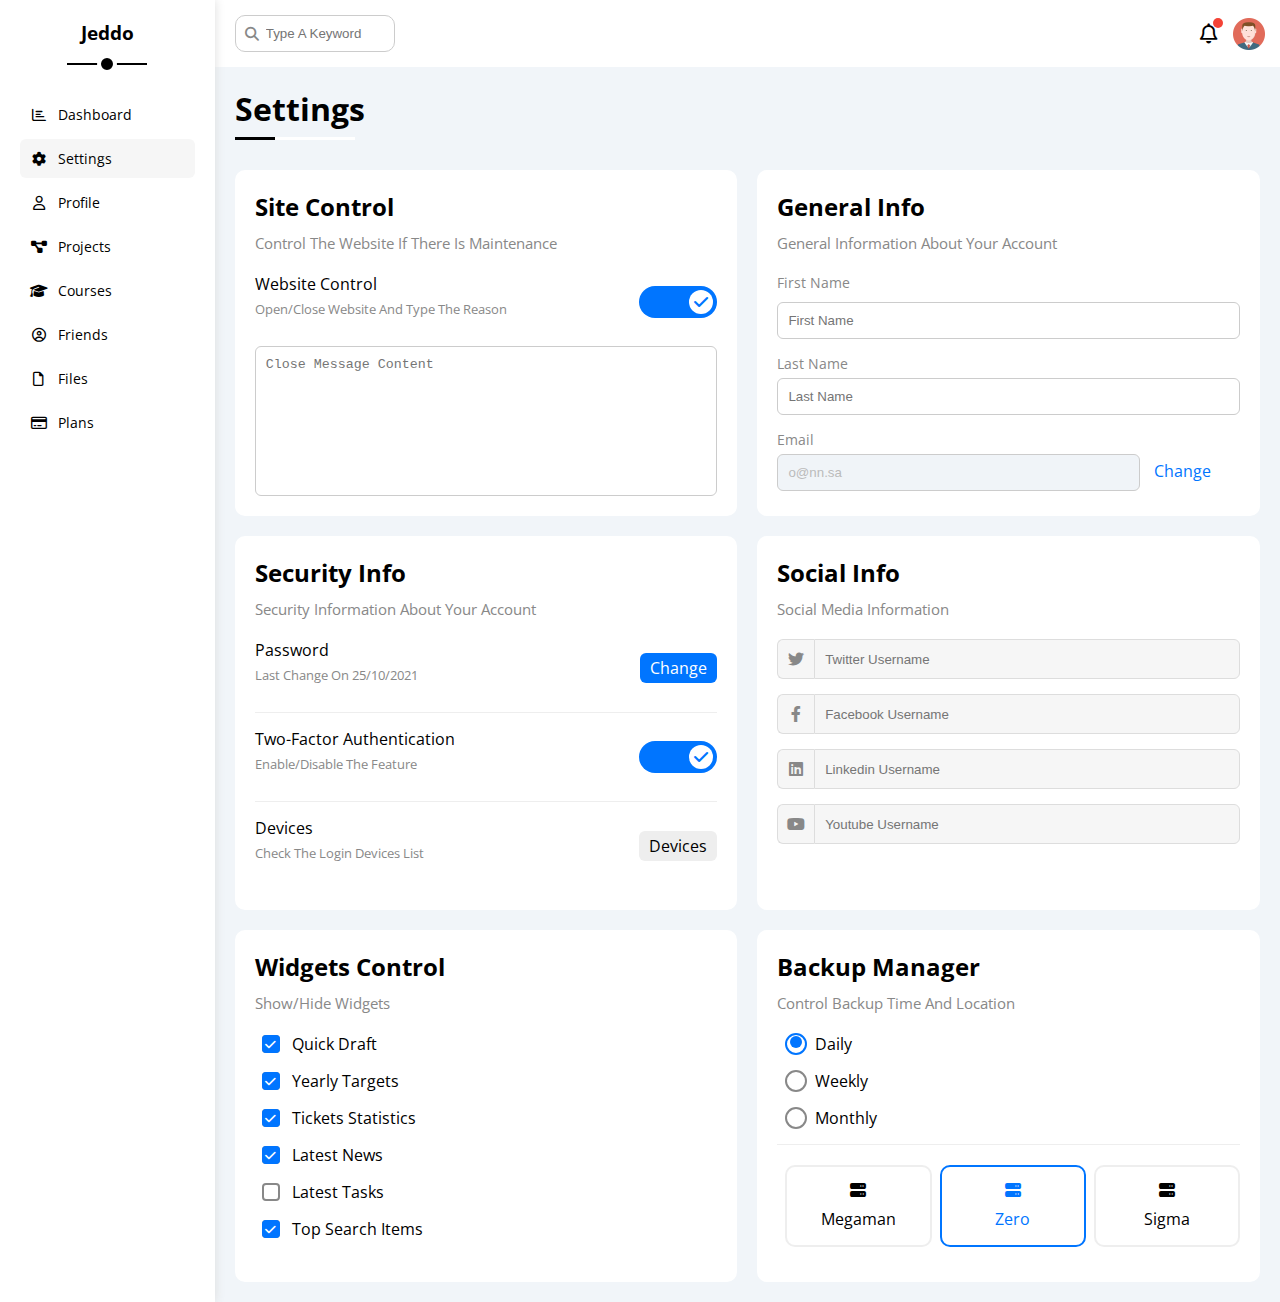
<file: Template_4/settings.html>
<!DOCTYPE html>
<html lang="en">

<head>
    <meta charset="UTF-8" />
    <meta http-equiv="X-UA-Compatible" content="IE=edge" />
    <meta name="viewport" content="width=device-width, initial-scale=1.0" />
    <title>Settings</title>
    <link rel="stylesheet" href="css/all.min.css" />
    <link rel="stylesheet" href="css/framework.css" />
    <link rel="stylesheet" href="css/master.css" />
    <link rel="preconnect" href="https://fonts.googleapis.com" />
    <link rel="preconnect" href="https://fonts.gstatic.com" crossorigin />
    <link href="https://fonts.googleapis.com/css2?family=Open+Sans:wght@300;500&#038;display=swap" rel="stylesheet" />
</head>

<body>
    <div class="page d-flex">
        <div class="sidebar bg-white p-20 p-relative">
            <h3 class="p-relative txt-c mt-0">Jeddo</h3>
            <ul>
                <li>
                    <a class="d-flex align-center fs-14 c-black rad-6 p-10" href="index.html">
                        <i class="fa-regular fa-chart-bar fa-fw"></i>
                        <span>Dashboard</span>
                    </a>
                </li>
                <li>
                    <a class="active d-flex align-center fs-14 c-black rad-6 p-10" href="settings.html">
                        <i class="fa-solid fa-gear fa-fw"></i>
                        <span>Settings</span>
                    </a>
                </li>
                <li>
                    <a class="d-flex align-center fs-14 c-black rad-6 p-10" href="profile.html">
                        <i class="fa-regular fa-user fa-fw"></i>
                        <span>Profile</span>
                    </a>
                </li>
                <li>
                    <a class="d-flex align-center fs-14 c-black rad-6 p-10" href="projects.html">
                        <i class="fa-solid fa-diagram-project fa-fw"></i>
                        <span>Projects</span>
                    </a>
                </li>
                <li>
                    <a class="d-flex align-center fs-14 c-black rad-6 p-10" href="courses.html">
                        <i class="fa-solid fa-graduation-cap fa-fw"></i>
                        <span>Courses</span>
                    </a>
                </li>
                <li>
                    <a class="d-flex align-center fs-14 c-black rad-6 p-10" href="friends.html">
                        <i class="fa-regular fa-circle-user fa-fw"></i>
                        <span>Friends</span>
                    </a>
                </li>
                <li>
                    <a class="d-flex align-center fs-14 c-black rad-6 p-10" href="files.html">
                        <i class="fa-regular fa-file fa-fw"></i>
                        <span>Files</span>
                    </a>
                </li>
                <li>
                    <a class="d-flex align-center fs-14 c-black rad-6 p-10" href="plans.html">
                        <i class="fa-regular fa-credit-card fa-fw"></i>
                        <span>Plans</span>
                    </a>
                </li>
            </ul>
        </div>
        <div class="content w-full">
            <!-- Start Head -->
            <div class="head bg-white p-15 between-flex">
                <div class="search p-relative">
                    <input class="p-10" type="search" placeholder="Type A Keyword" />
                </div>
                <div class="icons d-flex align-center">
                    <span class="notification p-relative">
                        <i class="fa-regular fa-bell fa-lg"></i>
                    </span>
                    <img decoding="async" src="imgs/avatar.png" alt="" />
                </div>
            </div>
            <!-- End Head -->
            <h1 class="p-relative">Settings</h1>
            <div class="settings-page m-20 d-grid gap-20">
                <!-- Start Settings Box -->
                <div class="p-20 bg-white rad-10">
                    <h2 class="mt-0 mb-10">Site Control</h2>
                    <p class="mt-0 mb-20 c-grey fs-15">Control The Website If There Is Maintenance</p>
                    <div class="mb-15 between-flex">
                        <div>
                            <span>Website Control</span>
                            <p class="c-grey mt-5 mb-0 fs-13">Open/Close Website And Type The Reason</p>
                        </div>
                        <div>
                            <label>
                                <input class="toggle-checkbox" type="checkbox" checked />
                                <div class="toggle-switch"></div>
                            </label>
                        </div>
                    </div>
                    <textarea class="close-message p-10 rad-6 d-block w-full"
                        placeholder="Close Message Content"></textarea>
                </div>
                <!-- End Settings Box -->
                <!-- Start Settings Box -->
                <div class="p-20 bg-white rad-10">
                    <h2 class="mt-0 mb-10">General Info</h2>
                    <p class="mt-0 mb-20 c-grey fs-15">General Information About Your Account</p>
                    <div class="mb-15">
                        <label class="fs-14 c-grey d-block mb-10" for="first">First Name</label>
                        <input class="b-none border-ccc p-10 rad-6 d-block w-full" type="text" id="first"
                            placeholder="First Name" />
                    </div>
                    <div class="mb-15">
                        <label class="fs-14 c-grey d-block mb-5" for="last">Last Name</label>
                        <input class="b-none border-ccc p-10 rad-6 d-block w-full" id="last" type="text"
                            placeholder="Last Name" />
                    </div>
                    <div>
                        <label class="fs-14 c-grey d-block mb-5" for="email">Email</label>
                        <input class="email b-none border-ccc p-10 rad-6 w-full mr-10" id="email" type="email"
                            value="o@nn.sa" disabled />
                        <a class="c-blue" href="#">Change</a>
                    </div>
                </div>
                <!-- End Settings Box -->
                <!-- Start Settings Box -->
                <div class="p-20 bg-white rad-10">
                    <h2 class="mt-0 mb-10">Security Info</h2>
                    <p class="mt-0 mb-20 c-grey fs-15">Security Information About Your Account</p>
                    <div class="sec-box mb-15 between-flex">
                        <div>
                            <span>Password</span>
                            <p class="c-grey mt-5 mb-0 fs-13">Last Change On 25/10/2021</p>
                        </div>
                        <a class="button bg-blue c-white btn-shape" href="#">Change</a>
                    </div>
                    <div class="sec-box mb-15 between-flex">
                        <div>
                            <span>Two-Factor Authentication</span>
                            <p class="c-grey mt-5 mb-0 fs-13">Enable/Disable The Feature</p>
                        </div>
                        <label>
                            <input class="toggle-checkbox" type="checkbox" checked />
                            <div class="toggle-switch"></div>
                        </label>
                    </div>
                    <div class="sec-box between-flex">
                        <div>
                            <span>Devices</span>
                            <p class="c-grey mt-5 mb-0 fs-13">Check The Login Devices List</p>
                        </div>
                        <a class="bg-eee c-black btn-shape" href="#">Devices</a>
                    </div>
                </div>
                <!-- End Settings Box -->
                <!-- Start Settings Box -->
                <div class="social-boxes p-20 bg-white rad-10">
                    <h2 class="mt-0 mb-10">Social Info</h2>
                    <p class="mt-0 mb-20 c-grey fs-15">Social Media Information</p>
                    <div class="d-flex align-center mb-15">
                        <i class="fa-brands fa-twitter center-flex c-grey"></i>
                        <input class="w-full" type="text" placeholder="Twitter Username" />
                    </div>
                    <div class="d-flex align-center mb-15">
                        <i class="fa-brands fa-facebook-f center-flex c-grey"></i>
                        <input class="w-full" type="text" placeholder="Facebook Username" />
                    </div>
                    <div class="d-flex align-center mb-15">
                        <i class="fa-brands fa-linkedin center-flex c-grey"></i>
                        <input class="w-full" type="text" placeholder="Linkedin Username" />
                    </div>
                    <div class="d-flex align-center">
                        <i class="fa-brands fa-youtube center-flex c-grey"></i>
                        <input class="w-full" type="text" placeholder="Youtube Username" />
                    </div>
                </div>
                <!-- End Settings Box -->
                <!-- Start Settings Box -->
                <div class="widgets-control p-20 bg-white rad-10">
                    <h2 class="mt-0 mb-10">Widgets Control</h2>
                    <p class="mt-0 mb-20 c-grey fs-15">Show/Hide Widgets</p>
                    <div class="control d-flex align-center mb-15">
                        <input type="checkbox" id="one" checked />
                        <label for="one">Quick Draft</label>
                    </div>
                    <div class="control d-flex align-center mb-15">
                        <input type="checkbox" id="two" checked />
                        <label for="two">Yearly Targets</label>
                    </div>
                    <div class="control d-flex align-center mb-15">
                        <input type="checkbox" id="three" checked />
                        <label for="three">Tickets Statistics</label>
                    </div>
                    <div class="control d-flex align-center mb-15">
                        <input type="checkbox" id="four" checked />
                        <label for="four">Latest News</label>
                    </div>
                    <div class="control d-flex align-center mb-15">
                        <input type="checkbox" id="five" />
                        <label for="five">Latest Tasks</label>
                    </div>
                    <div class="control d-flex align-center mb-15">
                        <input type="checkbox" id="six" checked />
                        <label for="six">Top Search Items</label>
                    </div>
                </div>
                <!-- End Settings Box -->
                <!-- Start Settings Box -->
                <div class="backup-control p-20 bg-white rad-10">
                    <h2 class="mt-0 mb-10">Backup Manager</h2>
                    <p class="mt-0 mb-20 c-grey fs-15">Control Backup Time And Location</p>
                    <div class="date d-flex align-center mb-15">
                        <input type="radio" name="time" id="daily" checked />
                        <label for="daily">Daily</label>
                    </div>
                    <div class="date d-flex align-center mb-15">
                        <input type="radio" name="time" id="weekly" />
                        <label for="weekly">Weekly</label>
                    </div>
                    <div class="date d-flex align-center mb-15">
                        <input type="radio" name="time" id="monthly" />
                        <label for="monthly">Monthly</label>
                    </div>
                    <div class="servers d-flex align-center txt-c">
                        <input type="radio" name="servers" id="server-one" />
                        <div class="server mb-15 rad-10 w-full">
                            <label class="d-block m-15" for="server-one">
                                <i class="fa-solid fa-server d-block mb-10"></i>
                                Megaman
                            </label>
                        </div>
                        <input type="radio" name="servers" id="server-two" checked />
                        <div class="server mb-15 rad-10 w-full">
                            <label class="d-block m-15" for="server-two">
                                <i class="fa-solid fa-server d-block mb-10"></i>
                                Zero
                            </label>
                        </div>
                        <input type="radio" name="servers" id="server-three" />
                        <div class="server mb-15 rad-10 w-full">
                            <label class="d-block m-15" for="server-three">
                                <i class="fa-solid fa-server d-block mb-10"></i>
                                Sigma
                            </label>
                        </div>
                    </div>
                </div>
                <!-- End Settings Box -->
            </div>
        </div>
    </div>
</body>

</html>
</file>
<file: Template_1/css/leon.css>
/* Start Variables */
:root {
    --main-color: #10cab7;
    --secondary-color: #2c4755;
    --section-padding: 60px;
    --section-backrgound-color: #f6f6f6;
    --font-p-color: #777;
    --line-height: 1.8;
    --main-transition:0.3s;
}
/* End Variables */
/* Start Global Rules */
* {
    -webkit-box-sizing: border-box;
    -moz-box-sizing: border-box;
    box-sizing: border-box;
}
html{
    scroll-behavior: smooth;
}
body {
    font-family: 'Work Sans', sans-serif;
}
.container {
    padding-left: 15px;
    padding-right: 15px;
    margin-left: auto;
    margin-right: auto;
}
/* Small */
@media (min-width: 768px) {
    .container {
        width: 750px;
    }
}
/* Medium */
@media (min-width: 992px) {
    .container {
        width: 970px;
    }
}
/* Large */
@media (min-width: 1200px) {
    .container {
        width: 1170px;
    }
}
/* End Global Rules */
/* Start Components */
.special-heading {
    color: #ebeced;
    font-size: 100px;
    text-align: center;
    font-weight: 800;
    letter-spacing: -3px;
    margin: 0;
}
.special-heading+p {
    margin: -30px 0 0;
    font-size: 20px;
    text-align: center;
    color: #797979;
}
@media (max-width: 767px) {
    .special-heading {
        font-size: 60px;
    }

    .special-heading+p {
        margin-top: -20px;
    }
}
/* End Components */
/* Start Header */
.header {
    padding: 20px;
}
.header .container {
    display: flex;
    justify-content: space-between;
    align-items: center;
}
.header .logo {
    width: 60px;
}
.header .links {
    position: relative;
}
.header .links:hover .icon span:nth-child(2) {
    width: 100%;
}
.header .links .icon {
    width: 30px;
    display: flex;
    justify-content: flex-end;
    flex-wrap: wrap;
}
.header .links .icon span {
    background-color: #333;
    margin-bottom: 5px;
    height: 2px;
}
.header .links .icon span:first-child {
    width: 100%;
}
.header .links .icon span:nth-child(2) {
    width: 60%;
    transition: var(--main-transition);
}
.header .links .icon span:last-child {
    width: 100%;
}
.header .links ul {
    list-style: none;
    margin: 0;
    padding: 0;
    background-color: #f6f6f6;
    position: absolute;
    right: 0;
    min-width: 200px;
    top: calc(100% + 15px);
    display: none;
    z-index: 1;
}
.header .links ul::before {
    content: "";
    border-width: 10px;
    border-style: solid;
    border-color: transparent transparent #f6f6f6;
    position: absolute;
    right: 5px;
    top: -20px;
}
.header .links:hover ul {
    display: block;
}
.header .links ul li a {
    display: block;
    padding: 15px;
    text-decoration: none;
    color: #333;
    transition: var(--main-transition);
}
.header .links ul li a:hover {
    padding-left: 25px;
}
.header .links ul li:not(:last-child) a {
    border-bottom: 1px solid #ddd;
}
/* End Header */
/* Start Landing Section*/
.landing {
    background-image: url(../Images/picture.jpeg);
    background-size: cover;
    height: calc(100vh - 64px);
    position: relative;
}
.landing .intro-text {
    position: absolute;
    top: 50%;
    left: 50%;
    text-align: center;
    transform: translate(-50%, -50%);
    width: 320px;
    max-width: 100%;
}
.landing .intro-text h1 {
    margin: 0;
    font-weight: bold;
    font-size: 50px;
    color: var(--main-color);
}
.landing .intro-text p {
    font-size: 19px;
    line-height: var(--line-height);
}
/* End Landing Section*/
/* Start Features  */
.features {
    padding-top: var(--section-padding);
    padding-bottom: var(--section-padding);
    background-color: var(--section-backrgound-color);
}
.features .container {
    display: grid;
    grid-template-columns: repeat(auto-fill, minmax(300px, 1fr));
    grid-gap: 20px;
}
.features .feat {
    padding: 20px;
    text-align: center;
}
.features .feat i {
    color: var(--main-color);
}
.features .feat h3 {
    font-weight: 800;
    margin: 30px 0;
}
.features .feat p {
    line-height: var(--line-height);
    color: var(--font-p-color);
    font-size: 17px;
}
/* End Features  */
/* Start Services */
.services {
    padding-top: var(--section-padding);
    padding-bottom: var(--section-padding);
}
.services .services-content {
    display: grid;
    grid-template-columns: repeat(auto-fill, minmax(300px, 1fr));
    grid-gap: 30px;
    margin-top: 80px;
}
.services .services-content .serv {
    display: flex;
    margin-bottom: 40px;
}
@media (max-width: 767px) {
    .services .services-content .serv {
        flex-direction: column;
        text-align: center;
    }
}
.services .services-content .serv i {
    color: var(--main-color);
    flex-basis: 60px;
}
.services .services-content .serv .text {
    flex: 1;
}
.services .services-content .serv .text h3 {
    margin: 0 0 20px;
}
.services .services-content .serv .text p {
    color: var(--font-p-color);
    font-weight: 300;
    line-height: var(--line-height);
}
.services .services-content .image {
    text-align: center;
    position: relative;
}
.services .services-content .image::before {
    content: "";
    position: absolute;
    background-color: var(--secondary-color);
    width: 100px;
    height: calc(100% + 100px);
    top: -50px;
    right: 0;
    z-index: -1;
}
.services .services-content .image img {
    width: 260px;
    height: 400px;
}
@media (max-width: 1199px) {
    .image-col {
        display: none;
    }
}
/* End Services */
/* Start Portfolio */
.portfolio {
    padding-top: var(--section-padding);
    padding-bottom: var(--section-padding);
    background-color: var(--section-backrgound-color);
}
.portfolio .portfolio-content {
    display: grid;
    grid-template-columns: repeat(auto-fill, minmax(300px, 1fr));
    grid-gap: 30px;
    margin-top: 80px;
}
.portfolio .portfolio-content .card {
    background-color: white;
}
.portfolio .portfolio-content .card img {
    max-width: 100%;
}
.portfolio .portfolio-content .card .info {
    padding: 20px;
}
@media (max-width: 767px) {
    .portfolio .portfolio-content .card .info {
        text-align: center;
    }
}
.portfolio .portfolio-content .card .info h3 {
    margin: 0;
}
.portfolio .portfolio-content .card .info p {
    color: var(--font-p-color);
    line-height: var(--line-height);
    margin-bottom: 0;
}
/* End Portfolio  */
/* Start About */
.about {
    padding-top: var(--section-padding);
    padding-bottom: calc(var(--section-padding) + 60px);
}
.about .about-content {
    margin-top: 80px;
    display: flex;
    justify-content: space-between;
    flex-wrap: wrap;
}
@media (max-width: 991px) {
    .about .about-content {
        flex-direction: column;
        text-align: center;
    }
}
.about .about-content .image {
    position: relative;
    width: 250px;
    height: 375px;
}
@media (max-width: 991px) {
    .about .about-content .image {
        margin: 0 auto 60px;
    }
}
.about .about-content .image::before {
    content: "";
    position: absolute;
    background-color: #ebeced;
    width: 100px;
    height: calc(100% + 80px);
    left: -20px;
    top: -40px;
    z-index: -1;
}
.about .about-content .image::after {
    content: "";
    position: absolute;
    width: 120px;
    height: 300px;
    border-left: 80px solid var(--main-color);
    border-bottom: 80px solid var(--main-color);
    top: -40px;
    right: -150px;
    z-index: -1;
}
@media (max-width: 991px) {
    .about .about-content .image::before,
    .about .about-content .image::after {
        display: none;
    }
}
.about .about-content .image img {
    max-width: 100%;
}
.about .about-content .text {
    flex-basis: calc(100% - 500px);
}
.about .about-content .text p:first-of-type {
    font-weight: bold;
    line-height: var(--line-height);
    margin-bottom: 50px;
}
.about .about-content .text hr {
    width: 50%;
    display: inline-block;
    border-color: var(--main-color);
}
.about .about-content .text p:last-of-type {
    line-height: var(--line-height);
    color: var(--font-p-color);
}
/* End About */
/* Start Contact */
.contact {
    padding-top: var(--section-padding);
    padding-bottom: var(--section-padding);
    background-color: var(--section-backrgound-color);
}
.contact .info {
    padding-top: var(--section-padding);
    padding-bottom: var(--section-padding);
    text-align: center;
}
.contact .info .label {
    font-size: 35px;
    font-weight: 800;
    color: var(--secondary-color);
    letter-spacing: -2px;
    margin-bottom: 15px;
}
.contact .info .link {
    display: block;
    font-size: 35px;
    font-weight: 800;
    color: var(--main-color);
    text-decoration: none;
}
.contact .info .social {
    display: flex;
    justify-content: center;
    margin-top: 20px;
    font-size: 16px;
}
.contact .info .social i {
    color: var(--secondary-color);
    margin-left: 10px;
}
@media (max-width: 767px) {
    .contact .info .label,
    .contact .info .link {
        font-size: 25px;
    }
}
/* End Contact */
/* Start Footer */
.footer {
    background-color: var(--secondary-color);
    text-align: center;
    font-size: 18px;
    padding: 30px 10px;
    color: white;
}
.footer span {
    font-weight: bold;
    color: var(--main-color);
}
/* End Footer */
</file>
<file: Template_3/css/jeddo.css>
/* Start Variables */
:root {
    --main-color: #2196f3;
    --main-color-alt: #1787e0;
    --main-transition: 0.3s;
    --main-line-height: 1.7;
    --main-p-color: #666;
    --main-padding-top: 100px;
    --main-padding-bottom: 100px;
    --section-background: #ececec;
    --footer-color: #b9b9b9;
}
/* End Variables */
/* Start Global Rules */
* {
    -webkit-box-sizing: border-box;
    -moz-box-sizing: border-box;
    box-sizing: border-box;
}
html {
    scroll-behavior: smooth;
}
body{
    font-family: "Cairo", sans-serif;
}
a {
    text-decoration: none;
}
ul {
    list-style: none;
    margin: 0;
    padding: 0;
}
.container {
    padding-left: 15px;
    padding-right: 15px;
    margin-left: auto;
    margin-right: auto;
}
/* Small */
@media (min-width: 768px) {
    .container {
        width: 750px;
    }
}
/* Medium */
@media (min-width: 992px) {
    .container {
        width: 970px;
    }
}
/* Large */
@media (min-width: 1200px) {
    .container {
        width: 1170px;
    }
}
.main-title {
    margin: 0 auto 80px;
    border: 2px solid black;
    padding: 10px 20px;
    font-size: 30px;
    width: fit-content;
    position: relative;
    z-index: 1;
    transition: var(--main-transition);
}
.main-title::before,
.main-title::after {
    content: '';
    position: absolute;
    width: 12px;
    height: 12px;
    border-radius: 50%;
    background-color: var(--main-color);
    top: 50%;
    transform: translateY(-50%);
}
.main-title::before {
    left: -30px;
}
.main-title::after {
    right: -30px;
}
.main-title:hover::before {
    z-index: -1;
    animation: left-move .5s linear forwards;
}
.main-title:hover::after {
    z-index: -1;
    animation: right-move .5s linear forwards;
}
.main-title:hover {
    color: white;
    border: 2px solid white;
    transition-delay: .5s;
}
.spikes {
    position: relative;
}
.spikes::after {
    content: "";
    position: absolute;
    right: 0;
    width: 100%;
    height: 30px;
    z-index: 1;
    background-image:
     linear-gradient(135deg, white 25%, transparent 25%),
     linear-gradient(225deg, white 25%, transparent 25%);
     background-size: 30px 30px;
}
.dots {
    background-image: url(../Images/dots.png);
    height: 186px;
    width: 204px;
    background-repeat: no-repeat;
    position: absolute;
}
.dots-up {
    top: 200px;
    right: 0;
}
.dots-down {
    bottom: 200px;
    left: 0;
}
@media (max-width: 1500px) {
    .dots {
        display: none;
    }
}
.scroll-to-top i {
    color: var(--main-color);
    position: sticky;
    top: calc(100% - 60px);
    left: calc(100% - 60px);
    transition: var(--main-transition);
    z-index: 2;
}
.scroll-to-top i:hover {
    color: var(--main-color-alt);
}
/* End Global Rules */
/* Start Header */
.header {
    background-color: white;
    position: relative;
    -webkit-box-shadow: 0 0 10px #ddd;
    -moz-box-shadow: 0 0 10px #ddd;
    box-shadow: 0 0 10px #ddd;
}
.header .container {
    display: flex;
    justify-content: space-between;
    align-items: center;
    flex-wrap: wrap;
    position: relative;
}

.header .logo {
    color: var(--main-color);
    font-size: 26px;
    font-weight: bold;
    height: 72px;
    display: flex;
    justify-content: center;
    align-items: center;
}
@media (max-width: 767px) {
    .header .logo {
        width: 100%;
        height: 50px;
        text-align: center;
    }
}
.header .main-nav {
    display: flex;
}
@media (max-width: 767px) {
    .header .main-nav {
       margin: auto;
    }
}
.header .main-nav > li:hover .mega-menu {
    opacity: 1;
    z-index: 100;
    top: calc(100% + 1px);
}
.header .main-nav > li > a {
    height: 72px;
    display: flex;
    justify-content: center;
    align-items: center;
    position: relative;
    color: black;
    padding: 0 30px;
    overflow: hidden;
    transition: var(--main-transition);
}
@media (max-width: 767px) {
    .header .main-nav > li > a{
        padding: 10px;
        font-size: 14px;
        height: 40px;
    }
}
.header .main-nav>li>a::before {
    content: "";
    position: absolute;
    width: 100%;
    height: 4px;
    background-color: var(--main-color);
    top: 0;
    left: -100%;
    transition: var(--main-transition);
}
.header .main-nav>li>a:hover {
    color: var(--main-color);
    background-color: #afafaf;
}
.header .main-nav>li>a:hover::before {
    left: 0;
}
.header .mega-menu {
    position: absolute;
    width: 100%;
    left: 0;
    padding: 30px;
    background-color: white;
    border-bottom: var(--main-color);
    z-index: -1;
    display: flex;
    gap: 40px;
    top: calc(100% + 50px);
    opacity: 0;
    transition: top var(--main-transition), opacity var(--main-transition);
} 
@media (max-width: 767px) {
    .header .mega-menu {
        flex-direction: column;
        gap: 0;
        padding: 5px;
    }
}
.header .mega-menu .image img {
    max-width: 100%;
}
@media (max-width: 991px) {
    .header .mega-menu .image img {
        display: none;
    }
} 
.header .mega-menu .links {
    min-width: 250px;
    flex: 1;
}
.header .mega-menu .links li {
    position: relative;
}
.header .mega-menu .links li:not(:last-child) {
    border-bottom: 1px solid #e9e6e6;
}
@media (max-width: 767px) {
.header .mega-menu .links:first-of-type li:last-child {
    border-bottom: 1px solid #e9e6e6;
}
}
.header .mega-menu .links li::before {
    content: '';
    position: absolute;
    left: 0;
    top: 0;
    width: 0;
    height: 100%;
    background-color: #fafafa;
    z-index: -1;
    transition: var(--main-transition);
}
.header .mega-menu .links li:hover::before {
    width: 100%;
}
.header .mega-menu .links li a {
    display: block;
    padding: 15px;
    font-size: 18px;
    font-weight: bold;
    color: var(--main-color);
}
.header .mega-menu .links li a i {
    margin-right: 10px;
}
/* End Header */
/* Start landing */
.landing{
    position: relative;
}
.landing::before {
    content: '';
    position: absolute;
    left: 0;
    top: -40px;
    width: 100%;
    height: 100%;
    background-color: var(--section-background);
    z-index: -1;
    transform: skewY(-6deg);
    transform-origin: top left;
}
.landing .container {
    min-height: calc(100vh - 72px);
    display: flex;
    align-items: center;
    padding-bottom: 120px;
}
.landing .text {
    float: 1;
}
@media (max-width: 991px) {
    .landing .text {
        text-align: center;
    }
}
.landing .text h1 {
    font-size: 40px;
    margin: 0;
    letter-spacing: -2px;
}
@media (max-width: 767px) {
    .landing .text h1 {
        font-size: 28px;
    }
}
.landing .text p {
    font-size: 22px;
    line-height: var(--main-line-height);
    margin: 5px 0 0;
    color: var(--main-p-color);
    max-width: 500px;
}
@media (max-width: 991px) {
    .landing .text p {
        margin: 10px auto;
    }
}
@media (max-width: 767px) {
    .landing .text p {
        font-size: 18px;
    }
}
.landing .image img {
    position: relative;
    width: 600px;
    animation: up-and-down 3s linear infinite;
}
@media (max-width: 991px) {
    .landing .image {
        display: none;
    }
}
.landing a.go-down {
    color: var(--main-color);
    position: absolute;
    bottom: 30px;
    left: 50%;
    transform: translateX(-50%);
    transition: var(--main-transition);
}
.landing .go-down:hover {
    color: var(--main-color-alt);
}
.landing .go-down i {
    animation: bouncing 1.5s infinite;
}
/* End landing */
/* Start Articles */
.articles {
    padding-top: var(--main-padding-top);
    padding-bottom: var(--main-padding-bottom);
    position: relative;
}
.articles .container {
    display: grid;
    grid-template-columns: repeat(auto-fill, minmax(250px, 1fr));
    gap: 40px ;
}
.articles .box {
    -webkit-box-shadow: 0 2px 15px rgb(0 0 0 / 10%);
    -moz-box-shadow: 0 2px 15px rgb(0 0 0 / 10%);
    box-shadow: 0 2px 15px rgb(0 0 0 / 10%);
    background-color: white;
    border-radius: 6px;
    overflow: hidden;
    transition: transform var(--main-transition, box-shadow var(--main-transition));
}
.articles .box:hover {
    transform: translateY(-10px);
    -webkit-box-shadow: 0 2px 15px rgb(0 0 0 / 20%);
    -moz-box-shadow: 0 2px 15px rgb(0 0 0 / 20%);
    box-shadow: 0 2px 15px rgb(0 0 0 / 20%);
}
.articles .box img {
    width: 100%;
    max-width: 100%;
}
.articles .box .content {
    padding: 20px;
}
.articles .box .content h3 {
    margin: 0;
}
.articles .box .content p {
    margin: 10px 0 0;
    line-height: var(--main-line-height);
    color: var(--main-p-color);
}
.articles .box .info {
    padding: 20px;
    border-top: 1px solid #e6e6e7;
    display: flex;
    justify-content: space-between;
    align-items: center;
}
.articles .box .info a {
    color: var(--main-color);
    font-weight: bold;
}
.articles .box .info i {
    color: var(--main-color);
}
.articles .box:hover .info i {
    animation: moving-arrow .6s linear infinite;
}
/* End Articles */
/* Start Gallery */
.gallery {
    padding-top: var(--main-padding-top);
    padding-bottom: var(--main-padding-bottom);
    position: relative;
    background-color: var(--section-background);
}
.gallery .container {
    display: grid;
    grid-template-columns: repeat(auto-fill, minmax(300px, 1fr));
    gap: 40px;
}
.gallery .box {
    padding: 15px;
    background-color: white;
    box-shadow: 0px 12px 20px 0px rgb(0 0 0 / 13%), 0px 2px 4px 0px rgb(0 0 0 / 12%);
}
.gallery .box .image {
    position: relative;
    overflow: hidden;
} 
.gallery .box .image::before {
    content: '';
    position: absolute;
    left: 50%;
    top: 50%;
    transform: translate(-50%, -50%);
    background-color: rgb(255 255 255 / 20%);
    width: 0;
    height: 0;
    opacity: 0;
    z-index: 2;
}
.gallery .box .image:hover::before {
    animation: flashing .7s;
}
.gallery img {
    max-width: 100%;
}
.gallery .box .image:hover img {
    transform: rotate(5deg) scale(1.1);
}
/* End Gallery */
/* Start Features */
.features {
    padding-top: var(--main-padding-top);
    padding-bottom: var(--main-padding-bottom);
    position: relative;
    background-color: white;
}
.features .container {
    display: grid;
    grid-template-columns: repeat(auto-fill, minmax(300px, 1fr));
    gap: 40px;
}
.features .box {
    text-align: center;
    border: 1px solid #ccc;
}
.features .box .img-holder {
    position: relative;
    overflow: hidden;
}
.features .box .img-holder::before {
    content: '';
    position: absolute;
    left: 0;
    top: 0;
    width: 100%;
    height: 100%;
}
.features .box .img-holder::after {
    content: '';
    position: absolute;
    bottom: 0;
    right: 0;
    border-width: 0 0 170px 500px;
    border-color: transparent transparent white;
    border-style: solid;
    transition: var(--main-transition);
}
@media (max-width: 767px) {
    .features .box .img-holder::after {
        bottom: -1px;
    }
}
.features .box .img-holder img {
    max-width: 100%;
}
.features .box:hover .img-holder::after {   
    border-width: 170px 500px 170px 0;
}
.features .box h2 {
    position: relative;
    font-size: 40px;
    margin: auto;
    width: fit-content;
}
.features .box h2::before {
    content: '';
    position: absolute;
    left: 15px;
    bottom: -20px;
    height: 5px;
    width: calc(100% - 30px);
}
.features .box p {
    line-height: var(--main-line-height);
    color: var(--main-p-color);
    font-size: 20px;
    margin: 30px 0;
    padding: 25px;
}
.features .box a {
    display: block;
    border: 3px solid transparent;
    width: fit-content;
    margin: 0 auto 30px;
    font-weight: bold;
    font-size: 22px;
    padding: 10px 30px;
    border-radius: 6px;
    transition: var(--main-transition);
}
.features .quality .img-holder::before {
    background-color: rgb(244 64 54 / 60%);
}
.features .quality h2::after {
    background-color: #f44036;
}
.features .quality a {
    color: #f44036;
    border-color: #f44036;
    background: linear-gradient(to right, #f44036 50%, white 50%);
    background-size: 200% 100%;
    background-position: right bottom;
}
.features .time .img-holder::before {
    background-color: rgb(0 150 136 / 60%);
}
.features .time h2::after {
    background-color: #009688;
}
.features .time a {
    color: #009688;
    border-color: #009688;
    background: linear-gradient(to right, #009688 50%, white 50%);
    background-size: 200% 100%;
    background-position: right bottom;
}
.features .passion .img-holder::before {
    background-color: rgb(3 169 244 / 60%);
}
.features .passion h2::after {
    background-color: #03a9f4;
}
.features .passion a {
    color: #03a9f4;
    border-color: #03a9f4;
    background: linear-gradient(to right, #03a9f4 50%, white 50%);
    background-size: 200% 100%;
    background-position: right bottom;
}
.features .box:hover a {
    background-position: left bottom;
    color: white;
}
/* End Features */
/* Start Testimonials */
.testimonials {
    padding-top: var(--main-padding-top);
    padding-bottom: var(--main-padding-bottom);
    position: relative;
    background-color: var(--section-background);
}
.testimonials .container {
    display: grid;
    grid-template-columns: repeat(auto-fill, minmax(300px, 1fr));
    gap: 40px;
}
.testimonials .box {
    padding: 20px;
    background-color: white;
    box-shadow: 0 2px 4px rgb(0 0 0 / 7%);
    border-radius: 6px;
    position: relative;
}
.testimonials .box img {
    position: absolute;
    right: -10px;
    top: -50px;
    width: 100px;
    height: 100px;
    border-radius: 50%;
    border: 10px solid var(--section-background);
}
.testimonials .box h3 {
    margin: 0 0 10px;
}
.testimonials .box .title {
    color: #777;
    margin-bottom: 10px;
    display: block;
}
.testimonials .box .rate .filled {
    color: #ffc107;
}
.testimonials .box p {
    line-height: var(--main-line-height);
    color: var(--main-p-color);
    margin-top: 10px;
    margin-bottom: 0px;
}
/* End Testimonials */
/* Start Team */
.team {
    padding-top: var(--main-padding-top);
    padding-bottom: var(--main-padding-bottom);
    position: relative;
}
@media (max-width: 767px) {
    .team {
        padding-bottom: calc(var(--main-padding-bottom - 80px));
    }
}
.team .container {
    display: grid;
    grid-template-columns: repeat(auto-fill, minmax(300px, 1fr));
    gap: 40px;
}
.team .box {
    position: relative;
}
.team .box::before,
.team .box::after {
    content: '';
    background-color: #f3f3f3;
    position: absolute;
    right: 0;
    top: 0;
    height: 100%;
    border-radius: 10px;
    transition: var(--main-transition);
}
.team .box::before {
    width: calc(100% - 60px);
    z-index: -2;    
}
.team .box::after {
    background-color: #e4e4e4;
    width: 0;
    z-index: -1;
}
.team .box:hover::after {
    width: calc(100% - 60px);
}
@media (max-width: 767px) {
    .team .box::before {
        width: 100%;
    }
    .team .box:hover::after {
        width: 100%;
    }
}
.team .box .data {
    display: flex;
    align-items: center;
    padding-top: 60px;
}
.team .box .data img {  
    width: calc(100% - 60px);
    transition: var(--main-transition);
    border-radius: 10px;
}
@media (max-width: 767px) {
    .team .box .data img {
        margin-left: 15px;
    }
}
.team .box:hover img {
    filter: grayscale(200%);
}
.team .box .data .social {
    width: 60px;
    display: flex;
    flex-direction: column;
    align-items: center;
    grid-area: 20px;
}
@media (max-width: 767px) {
    .team .box .data .social {
        width: 40px;
    }
}
.team .box .data .social a {
    width: 60px;
    height: 30px;
    display: flex;
    justify-content: center;
    align-items: center;
}
.team .box .data .social a:hover i {
    color: var(--main-color);
}
.team .box .data .social a i {
    color: var(--main-p-color);
    transition: var(--main-transition);
}
.team .box .info {
    padding-left: 80px;
}
@media (max-width: 767px) {
    .team .box .info {
        text-align: center;
        padding-left: 0;
    }
}
.team .box .info h3 {
    margin-bottom: 0;
    color: var(--main-color);
    font-size: 22px;
    transition: var(--main-transition);
}
.team .box .info p {
    margin-top: 10px;
    margin-bottom: 25px;
}
.team .box:hover .info h3 {
    color: var(--main-p-color);
}
/* End Team */
/* Start Services */
.services {
    padding-top: var(--main-padding-top);
    padding-bottom: var(--main-padding-bottom);
    position: relative;
    background-color: var(--section-background);
}

.services .container {
    display: grid;
    grid-template-columns: repeat(auto-fill, minmax(300px, 1fr));
    gap: 40px;
}
.services .box {
    background-color: white;
    box-shadow: 0 12px 20px 0 rgb(0 0 0 / 13%), 0 2px 4px 0 rgb(0 0 0 / 12%);
    counter-increment: services;
    position: relative;
    transition: var(--main-transition);
}
.services .box::before {
    content: '';
    position: absolute;
    height: 3px;
    top: -3px;
    left: 50%;
    transform: translateX(-50%);
    background-color: var(--main-color);
    width: 0;
    transition: var(--main-transition);
}
.services .box:hover {
    transform: translateY(-10px);
}
.services .box:hover::before {
    width: 100%;
}
.services .box i {
    display: block;
    margin: 30px auto 20px;
    text-align: center;
    color: #d5d5d5;
}
.services .box h3 {
    text-align: center;
    color: var(--main-color);
    font-size: 25px;
    margin: 20px 0 40px;
}
.services .box .info {
    padding: 15px;
    background-color: #f9f9f9;
    position: relative;
    text-align: right;
}
.services .box .info::before{
    content: '0' counter(services);
    position: absolute;
    background-color: var(--main-color);
    color: white;
    top: 0;
    left: 0;
    width: 80px;
    height: 100%;
    font-size: 30px;
    font-weight: bold;
    display: flex;
    align-items: center;
    justify-content: center;
    padding-right: 15px;
}
.services .box .info::after {
    content: '';
    position: absolute;
    background-color: #d5d5d5;
    height: calc(100% + .4px);
    width: 50px;
    left: 80px;
    top: 0;
    transform: skewX(-30deg);
}
.services .box .info a {
    color: var(--main-color);
}
/* End Services */
/* Start Skills */
.our-skills {
    padding-top: var(--main-padding-top);
    padding-bottom: var(--main-padding-bottom);
    position: relative;
}
.our-skills .container {
    display: flex;
    align-items: center;
}
@media (max-width: 991px) {
    .our-skills .container img {
    display: none;
}
}
.our-skills .skills {
    flex: 1;
}
.our-skills .skill h3 {
    display: flex;
    justify-content: space-between;
    align-items: center;
}   
.our-skills .skill h3 span {
    font-size: 12px;
    color: var(--main-color);
    border: 1px solid #ccc;
    border-radius: 4px;
    padding: 3px 5px;
} 
.our-skills .skill .prog {
    height: 30px;
    background-color: #eee;
    position: relative;
}
.our-skills .skill .prog span {
    position: absolute;
    left: 0;
    top: 0;
    height: 100%;
    background-color: var(--main-color);
}
/* Start Work Steps */
.work-steps {
    padding-top: var(--main-padding-top);
    padding-bottom: var(--main-padding-bottom);
    position: relative;
    background-color: var(--section-background);
}
.work-steps .container {
    display: flex;
    justify-content: space-around;
    align-items: center;
}
@media (max-width: 991px) {
    .work-steps .container {
        flex-direction: column;
    }
}
.work-steps .container img {
    max-width: 100%;
    margin-right: 100px;
}
@media (max-width: 991px) {
    .work-steps .container img {
        margin: 0 0 50px;
    }
}
.work-steps .container .box {
    background-color: #f6f5f5;
    padding: 30px;
    margin-bottom: 20px;
    border-radius: 6px;
    display: flex;
    align-items: center;
    border: 2px solid white;
    position: relative;
    z-index: 1;
}
.work-steps .container .box::before {
    content: '';
    position: absolute;
    left: 50%;
    top: 50%;
    width: 0;
    height: 0;
    transform: translate(-50%, -50%);
    background-color: #ededed;
    z-index: -1;
    transition: calc(var(--main-transition) + .7s);
}
.work-steps .container .box:hover::before {
    width: 100%;
    height: 100%;
}
@media (max-width: 767px) {
    .work-steps .container .box{
        flex-direction: column;
        text-align: center;
    }
}
.work-steps .container .box img {
    width: 64px;
    margin-right: 30px;
}
@media (max-width: 767px) {
    .work-steps .container .box img{
        margin-right: 0;
        margin-bottom: 30px;
    }
}
.work-steps .container .box h3 {
    margin: 0;
    font-size: 22px;
}

.work-steps .container .box p {
    margin: 10px 0 0;
    color: var(--main-p-color);
    line-height: var(--main-line-height);
    font-size: 18px;
}
/* End Work Steps */
/* End Skills */
/* Start Events */
.events {
    padding-top: var(--main-padding-top);
    padding-bottom: var(--main-padding-bottom);
    position: relative;
}
.events .container {
    display: flex;
    align-items: center;
    flex-wrap: wrap;
}
.events img {
    max-width: 450px;
}
@media (max-width: 991px) {
    .events img {
        display: none;
    }
}
.events .info {
    flex: 1;
}
.events .info .time {
    display: flex;
    align-items: center;
    justify-content: center;
    gap: 10px;
    margin: 20px auto;
}
.events .info .time .unit {
    border: 1px solid #d4d4d4;
    border-radius: 6px;
    text-align: center;
    width: 75px;
    transition: var(--main-color);
}
.events .info .time .unit span {
    display: block;
    transition: var(--main-color);
}
.events .info .time .unit span:first-child {
    font-size: 35px;
    padding: 15px;
    color: var(--main-color);
    font-weight: bold;
}
.events .info .time .unit span:last-child {
    font-size: 13px;
    padding: 8px 10px;
    border-top: 1px solid #d4d4d4;
}
.events .info .time .unit:hover,
.events .info .time .unit:hover span:last-child {
    border-color: var(--main-color);
}
.events .info .title {
    text-align: center;
    margin: 40px 0 0;
    font-size: 30px;
}
.events .info .description {
    text-align: center;
    color: var(--main-p-color);
    line-height: var(--main-line-height);
    font-size: 19px;
}
.events .container .subscibe {
    width: 100%;
    margin-top: 50px;
}
.events .subscibe form {
    width: 600px;
    margin: 20px auto;
    padding: 30px 40px;
    background-color: #f6f5f5;
    border-radius: 50px;
    display: flex;
    gap: 20px;
}
@media (max-width: 767px) {
    .events .subscibe form {
        max-width: 100%;
        padding: 20px;
        border-radius: 0;
        flex-direction: column;
    }
}
.events .subscibe form input[type="email"] {
    padding: 20PX;
    border-radius: 50px;
    border: none;
    caret-color: var(--main-color);
    flex: 1;
}
@media (max-width: 767px) {
    .events .subscibe form input[type="email"] {
        border-radius: 0;
    }
}
.events .subscibe form input[type="email"]:focus {
    outline: none;
}
.events .subscibe form input[type="email"]::placeholder {
    transition: opacity var(--main-transition);
}
.events .subscibe form input[type="email"]:focus::placeholder {
    opacity: 0;
}
.events .subscibe form input[type="submit"] {
    padding: 20px;
    border-radius: 50px;
    background-color: var(--main-color);
    color: white;
    font-weight: bold;
    cursor: pointer;
    border: none;
    transition: var(--main-transition);
}
@media (max-width: 767px) {
    .events .subscibe form input[type="submit"] {
        border-radius: 0;
    }
}
.events .subscibe form input[type="submit"]:hover {
    background-color: var(--main-color-alt);
}
/* End Events */
/* Start Pricing */
.pricing {
    padding-top: var(--main-padding-top);
    padding-bottom: var(--main-padding-bottom);
    position: relative;
    background-color: var(--section-background);
}

.pricing .container {
    display: grid;
    grid-template-columns: repeat(auto-fill, minmax(300px, 1fr));
    gap: 40px;
}
.pricing .box {
    position: relative;
    transition: var(--main-transition);
    background-color: white;
    text-align: center;
    z-index: 1;
}
.pricing .box::before,
.pricing .box::after {
    content: "";
    width: 0;
    height: 50%;
    background-color: #f6f6f6;
    position: absolute;
    z-index: -1;
    transition: calc(var(--main-transition) + .2s);
}
.pricing .box::before {
    left: 0;
    top: 0;
}
.pricing .box::after {
    right: 0;
    bottom: 0;
}
.pricing .box:hover::before,
.pricing .box:hover::after {
    width: 100%;
}
@media (min-width: 1200px) {
    .pricing .box.popular {
        top: -20px;
    }
}
.pricing .box.popular .label {
    position: absolute;
    writing-mode: vertical-rl;
    background-color: var(--main-color);
    color: white;
    font-weight: bold;
    font-size: 40px;
    padding: 10px 10px 35px;
    font-size: 18px;
    right: 20px;
    width: 40px;
}
.pricing .box.popular .label::before {
    content: '';
    position: absolute;
    bottom: 0;
    right: 0;
    border-width: 20px;
    border-style: solid;
    border-color: transparent transparent white;
}
.pricing .box .title {
    font-weight: bold;
    margin: 30px 0;
    font-size: 25px;
    letter-spacing: -1px;
}
.pricing .box img {
    width: 80px;
    margin-bottom: 30px;
}
.pricing .box .price {
    margin-bottom: 20px;
}
.pricing .box .amount {
    display: block;
    font-size: 60px;
    font-weight: bold;
    margin-bottom: 5px;
    color: var(--main-color);
}
.pricing .box .time {
    color: var(--main-p-color);
}
.pricing .box ul {
    text-align: left;
} 
.pricing .box ul li {
    padding: 20px;
    border-top: 1px solid #eee;
}
.pricing .box ul li::before {
    font-family: "Font Awesome 5 Free";
    content: "\f00c";
    margin-right: 20px;
    font-weight: 900;
    color: var(--main-color);
}
.pricing .box a {
    display: block;
    width: fit-content;
    margin: 30px auto 40px;
    border: 2px solid var(--main-color);
    color: var(--main-color);
    padding: 15px 20px;
    border-radius: 6px;
    font-weight: bold;
    transition: var(--main-transition);
}
.pricing .box a:hover {
    background-color: var(--main-color-alt);
    border-color: var(--main-color-alt);
    color: white;
}
/* End Pricing */
/*  Start  Videos */
.videos {
    padding-top: var(--main-padding-top);
    padding-bottom: var(--main-padding-bottom);
    position: relative;
}
.videos .holder {
    display: flex;
    justify-content: center;
    background-color: var(--section-background);
    border: 1px solid #ddd;
}
@media (max-width: 991px) {
    .videos .holder {
        flex-direction: column;
    }
}
.videos .holder .list {
    min-width: 300px;
    background-color: white;
}
.videos .holder .list .name {
    display: flex;
    justify-content: space-between;
    padding: 20px;
    font-weight: bold;
    background-color: #f4f4f4;
    /* color: var(--main-color); */
}
.videos .holder .list ul li {
    padding: 20px;
    border-top: 1px solid var(--section-background);
    cursor: pointer;
    transition: var(--main-transition);
}
.videos .holder .list ul li:hover {
    background-color: #fafafa;
    color: var(--main-color);
}
.videos .holder .list ul li span {
    display: block;
    margin-top: 10px;
    color: var(--main-p-color);
}
.videos .holder .preview {
    background-color: #e2e2e2;
    padding: 10px;
    display: flex;
    flex-direction: column;
    justify-content: space-between;
}
.videos .holder .preview img {
    max-width: 100%;
}
.videos .holder .preview .info {
    padding: 20px;
    background-color: white;
    margin-top: 10px;
}
/*  End  Videos */
/* Start Stats */
.stats {
    padding-top: var(--main-padding-top);
    padding-bottom: var(--main-padding-bottom);
    position: relative;
    background-image: url(../Images/stats.jpg);
    background-size: cover;
    min-height: 300px;
}
.stats::before {
    content: "";
    position: absolute;
    left: 0;
    top: 0;
    width: 100%;
    height: 100%;
    background-color: rgb(255 255 255 / 95%);
}
.stats h2 {
    position: relative;
    font-size: 40px;
    width: fit-content;
    margin: 0 auto 50px;
}
.stats .container {
    display: grid;
    grid-template-columns: repeat(auto-fill, minmax(250px, 1fr));
    gap: 40px;
}
.stats .box {
    background-color: white;
    padding: 30px 15px;
    text-align: center;
    position: relative;
    opacity: 0.8;
    transition: var(--main-transition);
}
.stats .box::before,
.stats .box::after {
    content: "";
    position: absolute;
    width: 2px;
    height: 0;
    background-color: var(--main-color);
    transition: calc(var(--main-transition) + 0.7s);
}
.stats .box::before {
    top: 0;
    right: 0;
}
.stats .box::after {
    bottom: 0;
    left: 0;
}
.stats .box:hover {
    opacity: 1;
}
.stats .box:hover::before,
.stats .box:hover::after {
    height: 100%;
}
.stats .box .number {
    display: block;
    font-size: 50px;
    font-weight: bold;
    margin-top: 10px;
    margin-bottom: 10px;
}
.stats .box .text {
    font-style: italic;
    font-weight: bold;
    font-size: 20px;
}
/* End Stats */
/* Start Discount */
.discount {
    min-height: 100vh;
    display: flex;
    flex-wrap: wrap;
    position: relative;
}
.discount .content {
    text-align: center;
    padding: 0 20px;
}
.discount .content h2 {
    font-size: 40px;
    letter-spacing: -2px;
}
.discount .content p {
    line-height: var(--main-line-height);
    font-size: 18px;
    max-width: 500px;
}
.discount .content img {
    width: 300px;
    max-width: 100%;
}
@media (max-width: 991px) {
    .discount .content img {
        padding-bottom: 20px;
    }
}
.discount .image {
    background-image: url(../Images/discount-background1.jpg);
    background-size: cover;
    color: white;
    flex-basis: 50%;
    display: flex;
    align-items: center;
    justify-content: center;
    position: relative;
    z-index: 1;
    animation: change-bacground 10s linear infinite;
}
.discount .image::before {
    content: "";
    position: absolute;
    left: 0;
    top: 0;
    width: 100%;
    height: 100%;
    background-color: rgb(23 135 224 / 97%);
    z-index: -1;
}
@media (max-width: 991px) {
    .discount .image {
        flex-basis: 100%;
    }
}
.discount .form {
    display: flex;
    align-items: center;
    justify-content: center;
    flex-basis: 50%;
}
@media (max-width: 991px) {
    .discount .form {
        flex-basis: 100%;
    }
}
.discount .form .input {
    display: block;
    padding: 15px;
    width: 100%;
    margin-bottom: 25px;
    border: none;
    border-bottom: 1px solid #ccc;
    background-color: #f9f9f9;
    caret-color: var(--main-color);
}
.discount .form textarea.input{
    resize: none;
    height: 200px;
}
.discount .form .input::placeholder {
    transition: var(--main-transition);
}
.discount .form .input:focus::placeholder {
    opacity: 0;
}
.discount .form .input:focus {
    outline: none;
}
.discount .form input[type="submit"] {
    display: block;
    width: 100%;
    padding: 15px;
    border: none;
    background-color: var(--main-color);
    color: white;
    font-weight: bold;
    font-size: 20px;
    cursor: pointer;
    transition: var(--main-transition);
}
.discount .form input[type="submit"]:hover {
    background-color: var(--main-color-alt);
}
/* End Discount */
/* Start Footer */
.footer{
    background-color: #191919;
    padding: 70px 0 0;
}
@media (max-width: 767px) {
    .footer {
        margin-top: 10px;
        text-align: center;
    }
}
.footer .container {
    display: grid;
    grid-template-columns: repeat(auto-fill, minmax(250px, 1fr));
    gap: 40px;
}
.footer .box h3 {
    color: white;
    font-size: 50px;
    margin: 0 0 20px;
}
.footer .box .social {
    display: flex;
}
@media (max-width: 767px) {
    .footer .box .social {
        justify-content: center;
    }
}
.footer .box .social li {
    margin-right: 10px;
}
.footer .box .social li a {
    background-color: #313131;
    color: var(--footer-color);
    display: inline-flex;
    justify-content: center;
    align-items: center;
    width: 50px;
    height: 50px;
    font-size: 20px;
    transition: var(--main-transition);
}
.footer .box .social li .facebook:hover {
    background-color: #1877f2;
}
.footer .box .social li .twitter:hover {
    background-color: #1da1f2;
}
.footer .box .social li .youtube:hover {
    background-color: #ff0000;
}
.footer .box .text {
    line-height: var(--main-line-height);
    color: var(--footer-color);
}
.footer .box .links li {
    padding: 15PX 0;
    transition: var(--main-transition);
}
.footer .box .links li:not(:last-child) {
    border-bottom: 1px solid #444;
}
.footer .box .links li:hover {
    padding-left: 10px;
}
.footer .box .links li:hover a {
    color: white;
}
.footer .box .links li a {
    color: var(--footer-color);
    transition: var(--main-transition);
}
.footer .box .links li a::before {
    font-family: "Font Awesome 5 Free";
    content: "\f101";
    font-weight: 900;
    margin-right: 10px;
    color: var(--main-color);
}
.footer .box .line {
    display: flex;
    align-items: center;
    color: var(--footer-color);
    margin-bottom: 30px;
}
@media (max-width: 767px) {
    .footer .box .line {
        flex-direction: column;
    }
}
.footer .box .line i {
    font-size: 25px;
    color: var(--main-color);
    margin-right: 10px;
}
@media (max-width: 767px) {
    .footer .box .line i {
        margin-bottom: 10px;
    }
}
.footer .box .line .info {
    line-height: var(--main-line-height);
    flex: 1;
}
.footer .box .line .info span {
    display: block;
}
.footer .footer-gallery img {
    width: 78px;
    border: 3px solid white;
    margin: 2px;
}
.footer .copyright {
    padding: 25px 0;
    text-align: center;
    color: white;
    margin: 50px 0 0;
    border-top: 1px solid #444;
}
/* End Footer */
/* Start Animation */
@keyframes up-and-down {
    0%,
    100% {
        top: 0;
    }
    50% {
        top: -50px;
    }
}
@keyframes bouncing {
    0%,
    10%,
    20%,
    50%,
    80%,
    100% {
        transform: translateY(0);
    }
    40%,
    60% {
        transform: translateY(-15px);
    }
}
@keyframes left-move {
    50% {
        left: 0;
        width: 12px;
        height: 12px;
    }
    100% {
        left: 0;
        border-radius: 0;
        width: 50.5%;
        height: 100%;
    }
}
@keyframes right-move {
    50% {
        right: 0;
        width: 12px;
        height: 12px;
    }
    100% {
        right: 0;
        border-radius: 0;
        width: 50.5%;
        height: 100%;
    }
}
@keyframes moving-arrow {
    100% {
        transform: translateX(10px);
    }
}
@keyframes flashing {
    0%, 
    40% {
        opacity: 1;
    }
    100% {
        opacity: 0;
        width: 120%;
        height: 120%;
    }
}
@keyframes change-bacground {
    0%,
    100% {
        background-image: url(../Images/discount-background1.jpg);
    }
    50% {
        background-image: url(../Images/discount-background2.jpg);
    }
}
/* End Animation */
</file>
<file: Template_4/css/framework.css>
:root {
    --blue-color: #0075ff;
    --blue-alt-color: #0d69d5;
    --orange-color: #f59e0b;
    --green-color: #22c55e;
    --red-color: #f44336;
    --grey-color: #888;
}

/* Start Box */
.d-flex {
    display: flex;
}

.f-wrap {
    flex-wrap: wrap;
}

.align-center {
    align-items: center;
}

.space-between {
    justify-content: space-between;
}

.d-grid {
    display: grid;
}

.gap-20 {
    gap: 20px;
}

.d-block {
    display: block;
}

@media (max-width: 767px) {
    .block-mobile {
        display: block;
    }

    .hide-mobile {
        display: none;
    }
}

/* End Box */
/* Start Padding + Margin */
.p-10 {
    padding: 10px;
}

.p-15 {
    padding: 15px;
}

.p-20 {
    padding: 20px;
}

.pt-10 {
    padding-top: 10px;
}

.pt-15 {
    padding-top: 15px;
}

.pt-20 {
    padding-top: 20px;
}

.pb-10 {
    padding-bottom: 10px;
}

.pb-15 {
    padding-bottom: 15px;
}

.pb-20 {
    padding-bottom: 20px;
}

.pl-15 {
    padding-left: 15px;
}

.m-0 {
    margin: 0;
}

.m-15 {
    margin: 15px;
}

.m-20 {
    margin: 20px;
}

.mt-0 {
    margin-top: 0;
}

.mt-5 {
    margin-top: 5px;
}

.mt-10 {
    margin-top: 10px;
}

.mt-15 {
    margin-top: 15px;
}

.mt-20 {
    margin-top: 20px;
}

.mt-25 {
    margin-top: 25px;
}

.mr-10 {
    margin-right: 10px;
}

.mr-15 {
    margin-right: 15px;
}

.mb-5 {
    margin-bottom: 5px;
}

.mb-10 {
    margin-bottom: 10px;
}

.mb-15 {
    margin-bottom: 15px;
}

.mb-20 {
    margin-bottom: 20px;
}

.mb-25 {
    margin-bottom: 25px;
}

/* End Padding + Margin */
/* Start Color */
.c-black {
    color: black;
}

.c-white {
    color: white;
}

.c-grey {
    color: var(--grey-color);
}

.c-red {
    color: var(--red-color);
}

.c-green {
    color: var(--green-color);
}

.c-blue {
    color: var(--blue-color);
}

.c-orange {
    color: var(--orange-color);
}

.bg-red {
    background-color: var(--red-color);
}

.bg-green {
    background-color: var(--green-color);
}

.bg-blue {
    background-color: var(--blue-color);
}

.bg-orange {
    background-color: var(--orange-color);
}

.bg-white {
    background-color: white;
}

.bg-eee {
    background-color: #eee;
}

/* End Color */
/* Start Position */
.p-relative {
    position: relative;
}

.p-absolute {
    position: absolute;
}

/* End Position */
/* Start Font */
.txt-c {
    text-align: center;
}

.fs-13 {
    font-size: 13px;
}

.fs-14 {
    font-size: 14px;
}

.fs-15 {
    font-size: 15px;
}

.fs-25 {
    font-size: 25px;
}

.fw-bold {
    font-weight: bold;
}

@media (max-width: 767px) {
    .txt-c-mobile {
        text-align: center;
    }
}

/* End Font */
/* Start Border */
.rad-6 {
    border-radius: 6px;
}

.rad-10 {
    border-radius: 10px;
}

.rad-half {
    border-radius: 50%;
}

.b-none {
    border: none;
}

.border-ccc {
    border: 1px solid #ccc;
}

.border-eee {
    border: 1px solid #eee;
}

/* End Border */
/* Start Width + Height */
.w-full {
    width: 100%;
}

.w-100 {
    width: 100px;
}

.w-fit {
    width: fit-content;
}

.h-full {
    height: 100%;
}

.h-100 {
    height: 100px;
}

/* End Width + Height */
/* Start Components */
.center-flex {
    display: flex;
    align-items: center;
    justify-content: center;
}

.between-flex {
    display: flex;
    align-items: center;
    justify-content: space-between;
}

.btn-shape {
    padding: 4px 10px;
    border-radius: 6px;
}

/* End Components */
</file>
<file: Template_4/css/master.css>
:root {
    --blue-color: #0075ff;
    --blue-alt-color: #0d69d5;
    --orange-color: #f59e0b;
    --green-color: #22c55e;
    --red-color: #f44336;
    --grey-color: #888;
}

* {
    box-sizing: border-box;
}

body {
    font-family: "Open Sans", sans-serif;
    margin: 0;
}

*:focus {
    outline: none;
}

a {
    text-decoration: none;
}

ul {
    list-style: none;
    padding: 0;
}

::-webkit-scrollbar {
    width: 15px;
}

::-webkit-scrollbar-track {
    background-color: white;
}

::-webkit-scrollbar-thumb {
    background-color: var(--blue-color);
}

::-webkit-scrollbar-thumb:hover {
    background-color: var(--blue-alt-color);
}

.page {
    background-color: #f1f5f9;
    min-height: 100vh;
}

/* Start Sidebar */
.sidebar {
    width: 250px;
    box-shadow: 0 0 10px #ddd;
}

.sidebar>h3 {
    margin-bottom: 50px;
}

@media (min-width: 768px) {

    .sidebar>h3::before,
    .sidebar>h3::after {
        content: "";
        background-color: black;
        transform: translateX(-50%);
        position: absolute;
        left: 50%;
    }
}

.sidebar>h3::before {
    width: 80px;
    height: 2px;
    bottom: -20px;
}

.sidebar>h3::after {
    bottom: -29px;
    width: 12px;
    height: 12px;
    border-radius: 50%;
    border: 4px solid white;
}

.sidebar ul li a {
    transition: 0.3s;
    margin-bottom: 5px;
}

.sidebar ul li a:hover,
.sidebar ul li a.active {
    background-color: #f6f6f6;
}

.sidebar ul li a span {
    font-size: 14px;
    margin-left: 10px;
}

@media (max-width: 767px) {
    .sidebar {
        width: 58px;
        padding: 10px;
    }

    .sidebar>h3 {
        font-size: 13px;
        margin-bottom: 15px;
    }

    .sidebar ul li a span {
        display: none;
    }
}

/* End Sidebar */
/* Start Content */
.content {
    overflow: hidden;
}

.head .search::before {
    font-family: var(--fa-style-family-classic);
    content: "\f002";
    font-weight: 900;
    position: absolute;
    left: 15px;
    top: 50%;
    transform: translateY(-50%);
    font-size: 14px;
    color: var(--grey-color);
}

.head .search input {
    border: 1px solid #ccc;
    border-radius: 10px;
    margin-left: 5px;
    padding-left: 30px;
    width: 160px;
    transition: width 0.3s;
}

.head .search input:focus {
    width: 200px;
}

.head .search input::placeholder {
    transition: 0.3S;
}

.head .search input:focus::placeholder {
    opacity: 0;
}

.head .icons .notification {
    cursor: pointer;
}

.head .icons .notification::before {
    content: "";
    position: absolute;
    width: 10px;
    height: 10px;
    background-color: var(--red-color);
    border-radius: 50%;
    right: -5px;
    top: -5px;
}

.head .icons img {
    width: 32px;
    height: 32px;
    margin-left: 15px;
    cursor: pointer;
}

.page h1 {
    margin: 20px 20px 40px;
}

.page h1::before,
.page h1::after {
    content: "";
    height: 3px;
    position: absolute;
    bottom: -10px;
    left: 0;
}

.page h1::before {
    background-color: white;
    width: 120px;
}

.page h1::after {
    background-color: black;
    width: 40px;
}

.wrapper {
    grid-template-columns: repeat(auto-fill, minmax(450px, 1fr));
    margin-left: 20px;
    margin-right: 20px;
    margin-bottom: 20px;
}

@media (max-width: 767px) {
    .wrapper {
        grid-template-columns: minmax(200px, 1fr);
        margin-left: 10px;
        margin-right: 10px;
        gap: 10px;
    }
}

/* End Content */
/* Start Welcome Widget */
.welcome {
    overflow: hidden;
}

@media (max-width: 767px) {
    .welcome .intro>div {
        margin: 0 auto 15px;
    }
}

.welcome .intro img {
    width: 200px;
    margin-bottom: -10px;
}

.welcome .avatar {
    width: 64px;
    height: 64px;
    border: 2px solid white;
    border-radius: 50%;
    padding: 2px;
    box-shadow: 0 0 5px #ddd;
    margin-left: 20px;
    margin-top: -32px;
}

.welcome .body {
    border-top: 1px solid #eee;
    border-bottom: 1px solid #eee;
}

.welcome .body>div {
    flex: 1;
}

.welcome .visit {
    margin: 0 15px 15px auto;
    transition: 0.3s;
}

.welcome .visit:hover {
    background-color: var(--blue-alt-color);
}

@media (max-width: 767px) {
    .welcome .intro {
        padding-bottom: 30px;
    }

    .welcome .avatar {
        margin-left: 0;
    }

    .welcome .body>div:not(:last-child) {
        margin-bottom: 20px;
    }
}

/* End Welcome Widget */
/* Start Quick Draft Widget */
.quick-draft textarea {
    resize: none;
    min-height: 180px;
}

.quick-draft .save {
    margin-left: auto;
    transition: 0.3s;
    cursor: pointer;
}

.quick-draft .save:hover {
    background-color: var(--blue-alt-color);
}

/* End Quick Draft Widget */
/* Start Targets */
.targets .target-row .icon {
    width: 80px;
    height: 80px;
    margin-right: 15px;
}

.targets .details {
    flex: 1;
}

.targets .details .progress {
    height: 4px;
}

.targets .details .progress>span {
    position: absolute;
    left: 0;
    top: 0;
    height: 100%;
}

.targets .details .progress>span span {
    position: absolute;
    bottom: 16px;
    right: -17px;
    color: white;
    padding: 2px 5px;
    border-radius: 6px;
    font-size: 13px;
}

.targets .details .progress>span span::after {
    content: "";
    border-color: transparent;
    border-width: 5px;
    border-style: solid;
    position: absolute;
    bottom: -10px;
    left: 50%;
    transform: translateX(-50%);
}

.targets .details .progress>.blue span::after {
    border-top-color: var(--blue-color);
}

.targets .details .progress>.orange span::after {
    border-top-color: var(--orange-color);
}

.targets .details .progress>.green span::after {
    border-top-color: var(--green-color);
}

.blue .icon,
.blue .progress {
    background-color: rgb(0 117 255 / 20%);
}

.orange .icon,
.orange .progress {
    background-color: rgb(245 158 11 / 20%);
}

.green .icon,
.green .progress {
    background-color: rgb(34 197 94 / 20%);
}

/* End Targets */
/* Start Tickets */
.tickets .box {
    border: 1px solid #ccc;
    width: calc(50% - 10px);
}

@media (max-width: 767px) {
    .tickets .box {
        width: 100%;
    }
}

/* End Tickets */
/* Start Latest News */
.latest-news .news-row:not(:last-of-type) {
    margin-bottom: 20px;
    padding-bottom: 20px;
    border-bottom: 1px solid #eee;
}

.latest-news .news-row img {
    width: 100px;
    border-radius: 6px;
    margin-right: 15px;
}

@media (max-width: 767px) {}

.latest-news .info {
    flex-grow: 1;
}

.latest-news .info h3 {
    margin: 0 0 6px;
    font-size: 16px;
}

@media (max-width: 767px) {
    .latest-news .news-row {
        display: block;
    }

    .latest-news .news-row img {
        margin: 0 auto 20px;
        width: 150px;
    }

    .latest-news .info p {
        margin: 10px auto 15px;
    }

    .latest-news .news-row .label {
        margin: 10px auto;
        width: fit-content;
    }
}

/* End Latest News */
/* Start Tasks */
.tasks .task-row:not(:last-of-type) {
    margin-bottom: 15px;
    padding-bottom: 15px;
    border-bottom: 1px solid #eee;
}

.tasks .info {
    flex-grow: 1;
}

.tasks .done {
    opacity: 0.3;
}

.tasks .done h3,
.tasks .done p {
    text-decoration: line-through;
}

@media (max-width: 767px) {
    .tasks .info p {
        font-size: 12px;
    }
}

.tasks .delete {
    cursor: pointer;
    transition: 0.3s;
}

.tasks .delete:hover {
    color: var(--red-color);
}

/* End Tasks */
/* Start Latest Uploads */
.latest-uploads ul li:not(:last-child) {
    border-bottom: 1px solid #eee;
}

.latest-uploads ul li img {
    width: 40px;
    height: 40px;
}

/* End Latest Uploads */
/* Start Last Project */
.last-project ul::before {
    content: "";
    position: absolute;
    left: 11px;
    width: 2px;
    height: 100%;
    background-color: var(--blue-color);
}

.last-project ul li::before {
    content: "";
    width: 20px;
    height: 20px;
    display: block;
    border-radius: 50%;
    background-color: white;
    border: 2px solid white;
    outline: 2px solid var(--blue-color);
    margin-right: 15px;
    z-index: 1;
}

.last-project ul li.done::before {
    background-color: var(--blue-color);
}

.last-project ul li.current::before {
    animation: change-color 0.8s infinite alternate;
}

.last-project .launch-icon {
    position: absolute;
    width: 160px;
    right: 0;
    bottom: 0;
    opacity: 0.1;
}

/* End Last Project */
/* Start Reminders */
.reminders ul li .key {
    width: 15px;
    height: 15px;
}

.reminders ul li>.blue {
    border-left: 2px solid var(--blue-color);
}

.reminders ul li>.green {
    border-left: 2px solid var(--green-color);
}

.reminders ul li>.orange {
    border-left: 2px solid var(--orange-color);
}

.reminders ul li>.red {
    border-left: 2px solid var(--red-color);
}

/* End Reminders */
/* Start Latest Post */
.latest-post .avatar {
    width: 48px;
    height: 48px;
}

.latest-post .post-content {
    line-height: 1.8;
    border-top: 1px solid #eee;
    border-bottom: 1px solid #eee;
    min-height: 140px;
}

/* End Latest Post */
/* Start Social Media */
.social-media .box {
    padding-left: 70px;
}

.social-media .box i {
    position: absolute;
    left: 0;
    top: 0;
    width: 52px;
    transition: 0.3s;
}

.social-media .box i:hover {
    transform: rotate(5deg);
}

.social-media .twitter {
    background-color: rgb(29 161 242 / 20%);
    color: #1da1f2;
}

.social-media .twitter i,
.social-media .twitter a {
    background-color: #1da1f2;
}

.social-media .facebook {
    background-color: rgb(24 119 242 / 20%);
    color: #1da1f2;
}

.social-media .facebook i,
.social-media .facebook a {
    background-color: #1877f2;
}

.social-media .youtube {
    background-color: rgb(255 0 0 / 20%);
    color: #ff0000;
}

.social-media .youtube i,
.social-media .youtube a {
    background-color: #ff0000;
}

.social-media .linkedin {
    background-color: rgb(0 119 181 / 20%);
    color: #0077b5;
}

.social-media .linkedin i,
.social-media .linkedin a {
    background-color: #0077b5;
}

/* End Social Media */
/* Start Projects Table */
.projects .responsive-table {
    overflow-x: auto;
}

.projects table {
    min-width: 1000px;
    border-spacing: 0;
}

.projects thead td {
    background-color: #eee;
    font-weight: bold;
}

.projects table td {
    padding: 15px;
    text-align: center;
}

.projects tbody td {
    border-bottom: 1px solid #eee;
    border-left: 1px solid #eee;
    transition: 0.3s;
}

.projects table tbody tr td:last-child {
    border-right: 1px solid #eee;
}

.projects tbody tr:hover td {
    background-color: #faf7f7;
}

.projects table img {
    width: 32px;
    height: 32px;
    border-radius: 50%;
    padding: 2px;
    background-color: white;
}

.projects table img:not(:first-child) {
    margin-left: -20px;
}

.projects table .label {
    font-size: 13px;
}

/* End Projects Table */
/* Start Settings */
.settings-page {
    grid-template-columns: repeat(auto-fill, minmax(500px, 1fr));
}

@media (max-width: 767px) {
    .settings-page {
        grid-template-columns: minmax(100px, 1fr);
        margin-left: 10px;
        margin-right: 10px;
        gap: 10px;
    }
}

.settings-page .close-message {
    border: 1px solid #ccc;
    resize: none;
    min-height: 150px;
}

.settings-page .email {
    display: inline-flex;
    width: calc(100% - 100px);
}

.settings-page .email+a {
    transition: 0.3s;
}

.settings-page .email+a:hover {
    background-color: var(--blue-color);
    color: white;
    padding: 4px 10px;
    border-radius: 6px;
}

.settings-page .sec-box {
    padding-bottom: 15px;
}

.settings-page .sec-box:not(:last-of-type) {
    border-bottom: 1px solid #eee;
}

.settings-page .sec-box .button {
    transition: 0.3s;
}

.settings-page .sec-box .button:hover {
    background-color: var(--blue-alt-color);
}

.settings-page .social-boxes i {
    width: 40px;
    height: 40px;
    background-color: #f6f6f6;
    border: 1px solid #ddd;
    border-right: none;
    border-radius: 6px 0 0 6px;
    transition: 0.3s;
}

.settings-page .social-boxes input {
    height: 40px;
    background-color: #f6f6f6;
    border: 1px solid #ddd;
    padding-left: 10px;
    border-radius: 0 6px 6px 0;
}

.settings-page .social-boxes>div:focus-within i {
    color: black;
}

.widgets-control .control input[type="checkbox"] {
    -webkit-appearance: none;
    appearance: none;
}

.widgets-control .control label {
    padding-left: 30px;
    cursor: pointer;
    position: relative;
}

.widgets-control .control label::before,
.widgets-control .control label::after {
    position: absolute;
    left: 0;
    top: 50%;
    margin-top: -9px;
    border-radius: 4px;
}

.widgets-control .control label::before {
    content: "";
    width: 14px;
    height: 14px;
    border: 2px solid var(--grey-color);
}

.widgets-control .control label:hover::before {
    border-color: var(--blue-alt-color);
}

.widgets-control .control label::after {
    font-family: var(--fa-style-family-classic);
    content: "\f00c";
    font-weight: 900;
    background-color: var(--blue-color);
    color: white;
    font-size: 12px;
    width: 18px;
    height: 18px;
    display: flex;
    justify-content: center;
    align-items: center;
    transform: scale(0) rotate(360deg);
    transition: 0.3s;
}

.widgets-control .control input[type="checkbox"]:checked+label::after {
    transform: scale(1);
}

.backup-control input[type="radio"] {
    -webkit-appearance: none;
    appearance: none;
}

.backup-control .date label {
    padding-left: 30px;
    cursor: pointer;
    position: relative;
}

.backup-control .date label::before {
    content: "";
    position: absolute;
    top: 50%;
    left: 0;
    margin-top: -11px;
    width: 18px;
    height: 18px;
    border: 2px solid var(--grey-color);
    border-radius: 50%;
}

.backup-control .date label::after {
    content: "";
    position: absolute;
    left: 5px;
    top: 3px;
    width: 12px;
    height: 12px;
    background: var(--blue-color);
    border-radius: 50%;
    transition: 0.3s;
    transform: scale(0);
}

.backup-control .date input[type="radio"]:checked+label::before {
    border-color: var(--blue-color);
}

.backup-control .date input[type="radio"]:checked+label::after {
    transform: scale(1);
}

.backup-control .servers {
    border-top: 1px solid #eee;
    padding-top: 20px;
}

@media (max-width: 767px) {
    .backup-control .servers {
        flex-wrap: wrap;
    }
}

.backup-control .servers .server {
    border: 2px solid #eee;
    position: relative;
}

.backup-control .servers .server label {
    cursor: pointer;
}

.backup-control .servers input[type="radio"]:checked+.server {
    border-color: var(--blue-color);
    color: var(--blue-color);
}

.toggle-checkbox {
    -webkit-appearance: none;
    appearance: none;
    display: none;
}

.toggle-switch {
    background-color: #ccc;
    width: 78px;
    height: 32px;
    border-radius: 16px;
    position: relative;
    transition: 0.3s;
    cursor: pointer;
}

.toggle-switch::before {
    font-family: var(--fa-style-family-classic);
    content: "\f00d";
    font-weight: 900;
    background-color: white;
    width: 24px;
    height: 24px;
    position: absolute;
    border-radius: 50%;
    top: 4px;
    left: 4px;
    display: flex;
    justify-content: center;
    align-items: center;
    color: #aaa;
    transition: 0.3s;
}

.toggle-checkbox:checked+.toggle-switch {
    background-color: var(--blue-color);
}

.toggle-checkbox:checked+.toggle-switch::before {
    content: "\f00c";
    left: 50px;
    color: var(--blue-color);
}

.settings-page :disabled {
    cursor: no-drop;
    background-color: #f0f4f8;
    color: #bbb;
}

/* End Settings */
/* Start Profile Page */
@media (max-width: 767px) {
    .profile-page .overview {
        flex-direction: column;
    }
}

.profile-page .avatar-box {
    width: 300px;
}

@media (min-width: 768px) {
    .profile-page .avatar-box {
        border-right: 1px solid #eee;
    }
}

.profile-page .avatar-box>img {
    width: 120px;
    height: 120px;
}

.profile-page .avatar-box .level {
    height: 6px;
    overflow: hidden;
    margin: auto;
    width: 70%;
}

.profile-page .avatar-box .level span {
    position: absolute;
    left: 0;
    top: 0;
    height: 100%;
    background-color: var(--blue-color);
    border-radius: 6px;
}

.profile-page .info-box .box {
    flex-wrap: wrap;
    border-bottom: 1px solid #eee;
    transition: 0.3s;
}

@media (max-width: 767px) {
    .profile-page .info-box .box {
        display: block;
    }
}

.profile-page .info-box .box:hover {
    background-color: #f9f9f9;
}

.profile-page .info-box .box>div {
    min-width: 250px;
    padding: 10px 0 0;
}

.profile-page .info-box h4 {
    font-weight: normal;
}

/* Start Training Code */
.profile-page .info-box .toggle-switch {
    height: 20px;
}

@media (max-width: 767px) {
    .profile-page .info-box .toggle-switch {
        margin: auto;
    }
}

.profile-page .info-box .toggle-switch::before {
    width: 12px;
    height: 12px;
    font-size: 8px;
}

.profile-page .info-box .toggle-checkbox:checked+.toggle-switch::before {
    left: 62px;
}

/* End Training Code */
@media (max-width: 767px) {
    .profile-page .other-data {
        flex-direction: column;
    }
}

.profile-page .skills-card {
    flex-grow: 1;
}

.profile-page .skills-card ul li {
    padding: 15px 0;
}

.profile-page .skills-card ul li:not(:last-child) {
    border-bottom: 1px solid #eee;
}

.profile-page .skills-card ul li span {
    display: inline-flex;
    padding: 4px 10px;
    background-color: #eee;
    border-radius: 6px;
    font-size: 14px;
}

.profile-page .skills-card ul li span:not(:last-child) {
    margin-right: 5px;
}

.profile-page .activities {
    flex-grow: 2;
}

.profile-page .activity:not(:last-of-type) {
    border-bottom: 1px solid #eee;
    padding-bottom: 20px;
    margin-bottom: 20px;
}

.profile-page .activity img {
    width: 64px;
    height: 64px;
    margin-right: 10px;
}

@media (min-width: 768px) {
    .profile-page .activity .date {
        margin-left: auto;
        text-align: right;
    }
}

@media (max-width: 767px) {
    .profile-page .activity {
        flex-direction: column;
    }

    .profile-page .activity img {
        margin-right: 0;
        margin-bottom: 15px;
    }

    .profile-page .activity .date {
        margin-top: 15px;
    }
}

/* End Profile Page */
/* Start Projects Page */
.projects-page {
    grid-template-columns: repeat(auto-fill, minmax(500px, 1fr));
}

@media (max-width: 767px) {
    .projects-page {
        grid-template-columns: minmax(200px, 1fr);
        margin-left: 10px;
        margin-right: 10px;
        gap: 10px;
    }
}

.projects-page .project .date {
    position: absolute;
    right: 10px;
    top: 10px;
}

.projects-page .project h4 {
    font-weight: normal;
}

.projects-page .project .team {
    position: relative;
    min-height: 80px;
}

.projects-page .project .team a {
    position: absolute;
    left: 0;
    bottom: 0;
}

.projects-page .project .team a:nth-child(2) {
    left: 25px;
}

.projects-page .project .team a:nth-child(3) {
    left: 50px;
}

.projects-page .project .team a:nth-child(4) {
    left: 75px;
}

.projects-page .project .team a:nth-child(5) {
    left: 100px;
}

.projects-page .project .team a:hover {
    z-index: 1000;
}

.projects-page .project .team img {
    width: 40px;
    height: 40px;
    border-radius: 50%;
    border: 2px solid white;
}

.projects-page .project .do {
    justify-content: flex-end;
    border-top: 1px solid #eee;
    padding-top: 15px;
    margin-top: 15px;
}

@media (max-width: 767px) {
    .projects-page .project .do {
        flex-direction: column;
    }
}

.projects-page .project .do span {
    padding: 3px 8px;
    margin-left: 5px;
    width: fit-content;
}

@media (max-width: 767px) {
    .projects-page .project .do span {
        margin: auto;
    }

    .projects-page .project .do span:not(:last-child) {
        margin-bottom: 15px;
    }
}

.projects-page .project .info {
    border-top: 1px solid #eee;
    margin-top: 15px;
    padding-top: 15px;
}

@media (max-width: 767px) {
    .projects-page .project .info {
        flex-direction: column;
    }
}

.projects-page .project .prog {
    height: 8px;
    width: 260px;
    position: relative;
    border-radius: 6px;
}

@media (max-width: 767px) {
    .projects-page .project .prog {
        margin-bottom: 15px;
    }
}

.projects-page .project .prog span {
    position: absolute;
    left: 0;
    top: 0;
    height: 100%;
    border-radius: 6px;
}

/* End Projects Page */
/* Start Courses Page */
.courses-page {
    grid-template-columns: repeat(auto-fill, minmax(300px, 1fr));
}

@media (max-width: 767px) {
    .courses-page {
        grid-template-columns: minmax(200px, 1fr);
        margin-left: 10px;
        margin-right: 10px;
        gap: 10px;
    }
}

.courses-page .course {
    overflow: hidden;
}


.courses-page .course .cover {
    max-width: 100%;
}

@media (min-width: 495px) and (max-width: 875px) {
    .courses-page .course .cover {
        width: 100%;
    }
}

.courses-page .course .instructor {
    position: absolute;
    width: 64px;
    height: 64px;
    border-radius: 50%;
    top: 20px;
    left: 20px;
    border: 2px solid white;
}

.courses-page .course .description {
    line-height: 1.6;
}

.courses-page .course .info {
    border-top: 1px solid #eee;
    font-size: 13px;
}

.courses-page .course .info .title {
    position: absolute;
    top: -13px;
    left: 50%;
    transform: translateX(-50%);
    font-size: 13px;
}

/* End Courses Page */
/* Start Friends Page */
.friends-page {
    grid-template-columns: repeat(auto-fill, minmax(300px, 1fr));
}

@media (max-width: 767px) {
    .friends-page {
        grid-template-columns: minmax(200px, 1fr);
        margin-left: 10px;
        margin-right: 10px;
        gap: 10px;
    }
}

.friends-page .contact {
    position: absolute;
    left: 10px;
    top: 10px;
}

.friends-page .contact i {
    background-color: #eee;
    padding: 10px;
    border-radius: 50%;
    color: #666;
    font-size: 13px;
    cursor: pointer;
    transition: 0.3s;
}

.friends-page .contact i:hover {
    background-color: var(--blue-color);
    color: white;
}

.friends-page .friend .icons {
    border-top: 1px solid #eee;
    border-bottom: 1px solid #eee;
    margin-top: 15px;
    margin-bottom: 15px;
    padding-top: 15px;
    padding-bottom: 15px;
}

.friends-page .friend .icons i {
    margin-right: 5px;
}

.friends-page .friend .icons .vip {
    position: absolute;
    right: 0;
    top: 50%;
    transform: translateY(-50%);
    font-size: 40px;
    opacity: 0.2;
}

/* End Friends Page */
/* Start Files Page */
.files-page {
    flex-direction: row-reverse;
    align-items: flex-start;
}

@media (max-width: 767px) {
    .files-page {
        flex-direction: column;
        align-items: normal;
    }
}

.files-page .files-stats {
    min-width: 260px;
}

.files-page .files-stats .icon {
    width: 40px;
    height: 40px;
    margin-right: 10px;
}

.files-page .files-stats .size {
    margin-left: auto;
}

.files-page .files-stats .blue {
    background-color: rgb(0 117 255 / 20%);
}

.files-page .files-stats .green {
    background-color: rgb(34 197 94 / 20%);
}

.files-page .files-stats .red {
    background-color: rgb(244 67 54 / 20%);
}

.files-page .files-stats .orange {
    background-color: rgb(245 158 11 / 20%);
}

.files-page .files-stats .upload {
    margin: 15px auto 0;
    padding: 10px 15px;
    transition: 0.3s;
}

.files-page .files-stats .upload:hover {
    background-color: var(--blue-alt-color);
}

.files-page .files-stats .upload:hover i {
    animation: go-up 0.8s infinite;
}

.files-page .files-content {
    flex: 1;
    grid-template-columns: repeat(auto-fill, minmax(200px, 1fr));
}

.files-page .files-content .file>i {
    cursor: pointer;
    transition: 0.3s;
}

.files-page .files-content .file>i:hover {
    color: var(--blue-color);
    transform: scale(1.1);
}

.files-page .files-content img {
    width: 64px;
    height: 64px;
    cursor: pointer;
    transition: 0.3s;
}

.files-page .files-content .file:hover img {
    transform: rotate(5deg);
}

.files-page .files-content .info {
    border-top: 1px solid #eee;
}

/* End Files Page */
/* Start Plans Page */
.plans-page {
    grid-template-columns: repeat(auto-fill, minmax(450px, 1fr));
}

@media (max-width: 767px) {
    .plans-page {
        grid-template-columns: minmax(250px, 1fr);
        margin-left: 10px;
        margin-right: 10px;
        gap: 10px;
    }
}

.plans-page .plan .top {
    border: 3px solid white;
    outline: 3px solid transparent;
}

.plans-page .plan.green .top {
    outline-color: var(--green-color);
}

.plans-page .plan.blue .top {
    outline-color: var(--blue-color);
}

.plans-page .plan.orange .top {
    outline-color: var(--orange-color);
}

.plans-page .plan .price {
    position: relative;
    font-size: 40px;
    width: fit-content;
    margin: auto;
}

.plans-page .plan .price span {
    position: absolute;
    left: -20px;
    top: 0;
    font-size: 25px;
}

.plans-page .plan ul li {
    padding: 15px 0;
    display: flex;
    align-items: center;
    font-size: 15px;
    border-bottom: 1px solid #eee;
}

.plans-page .plan ul li .yes {
    color: var(--green-color);
}

.plans-page .plan ul li i:not(.yes, .help) {
    color: var(--red-color);
}

.plans-page .plan ul li i:first-child {
    font-size: 18px;
    margin-right: 5px;
}

.plans-page .plan ul li .help {
    color: var(--grey-color);
    margin-left: auto;
    cursor: pointer;
}

.plans-page .plan ul+a {
    margin: auto;
}

/* End Plans Page */
/* Start Animation */
@keyframes change-color {
    from {
        background-color: var(--blue-color);
    }

    to {
        background-color: white;
    }
}

@keyframes go-up {

    0%,
    100% {
        transform: translateY(0);
    }

    50% {
        transform: translateY(-5px);
    }
}

/* End Animation */
</file>
